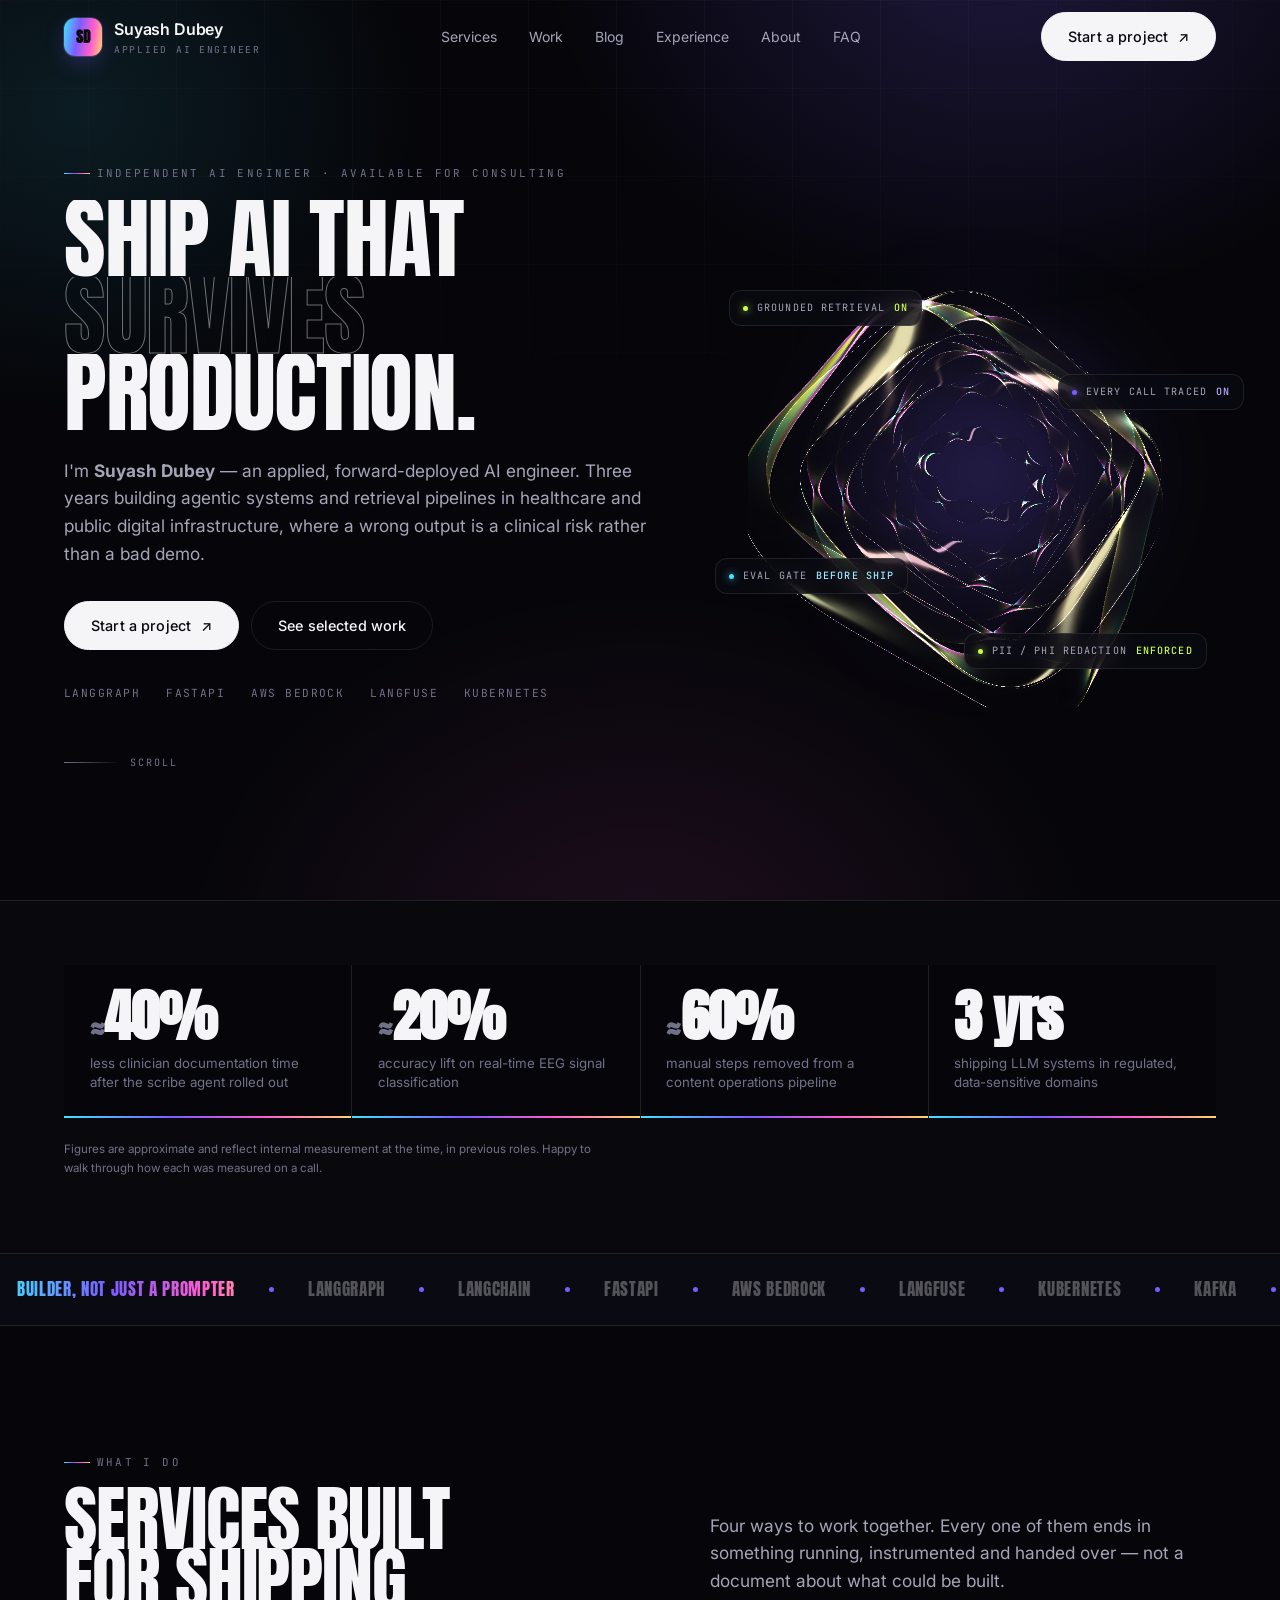
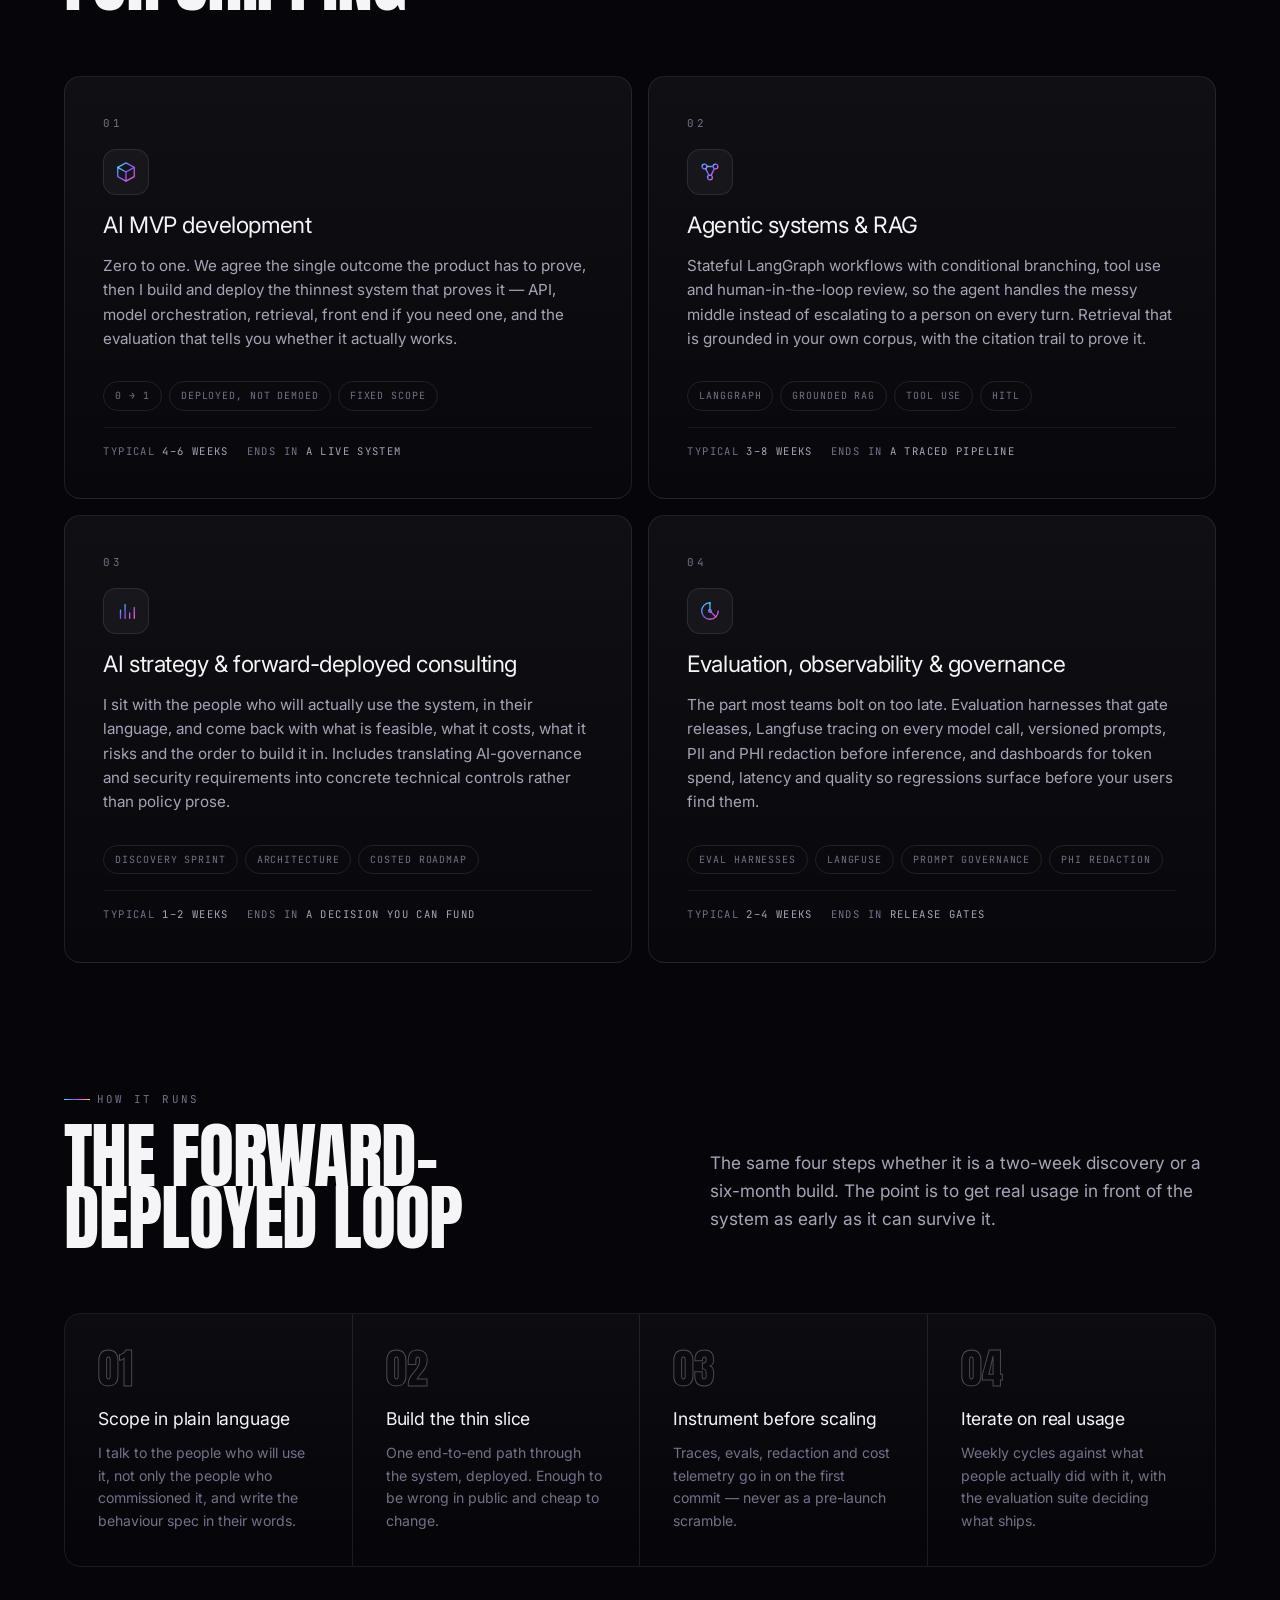
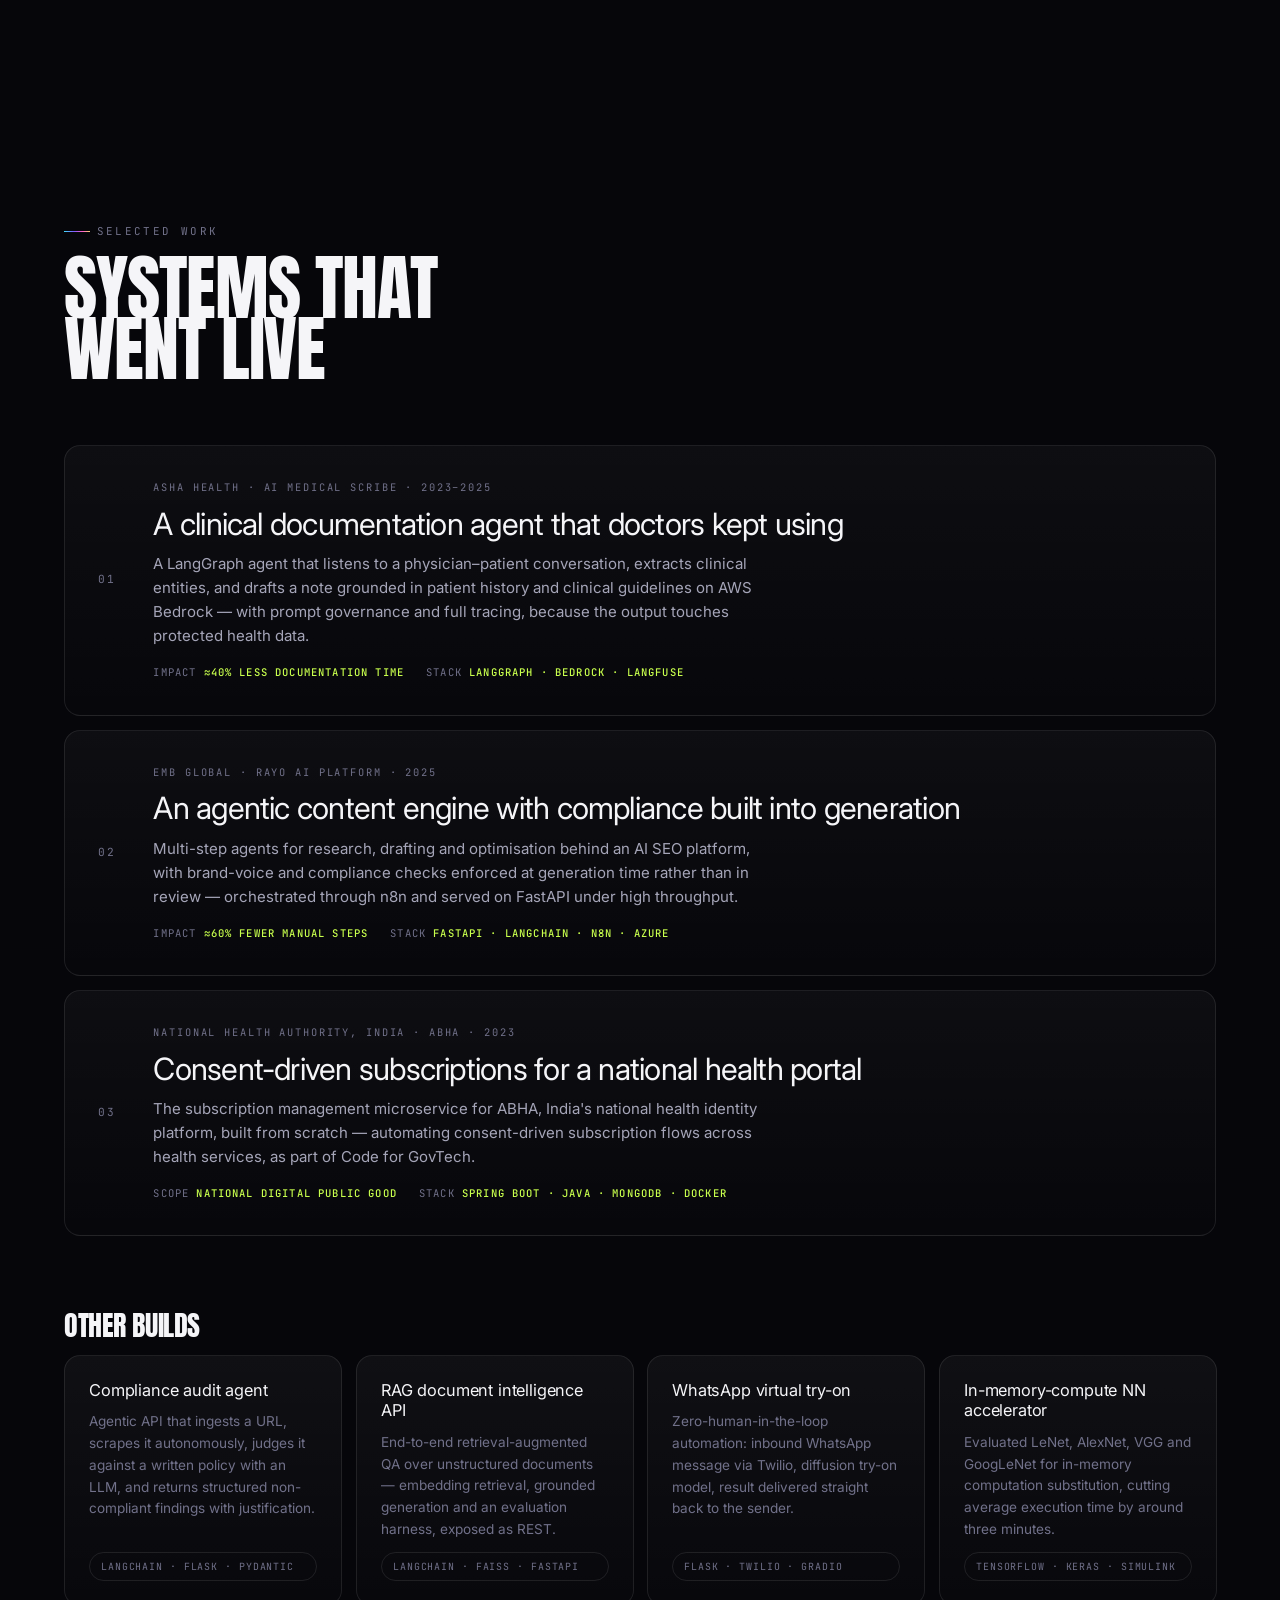
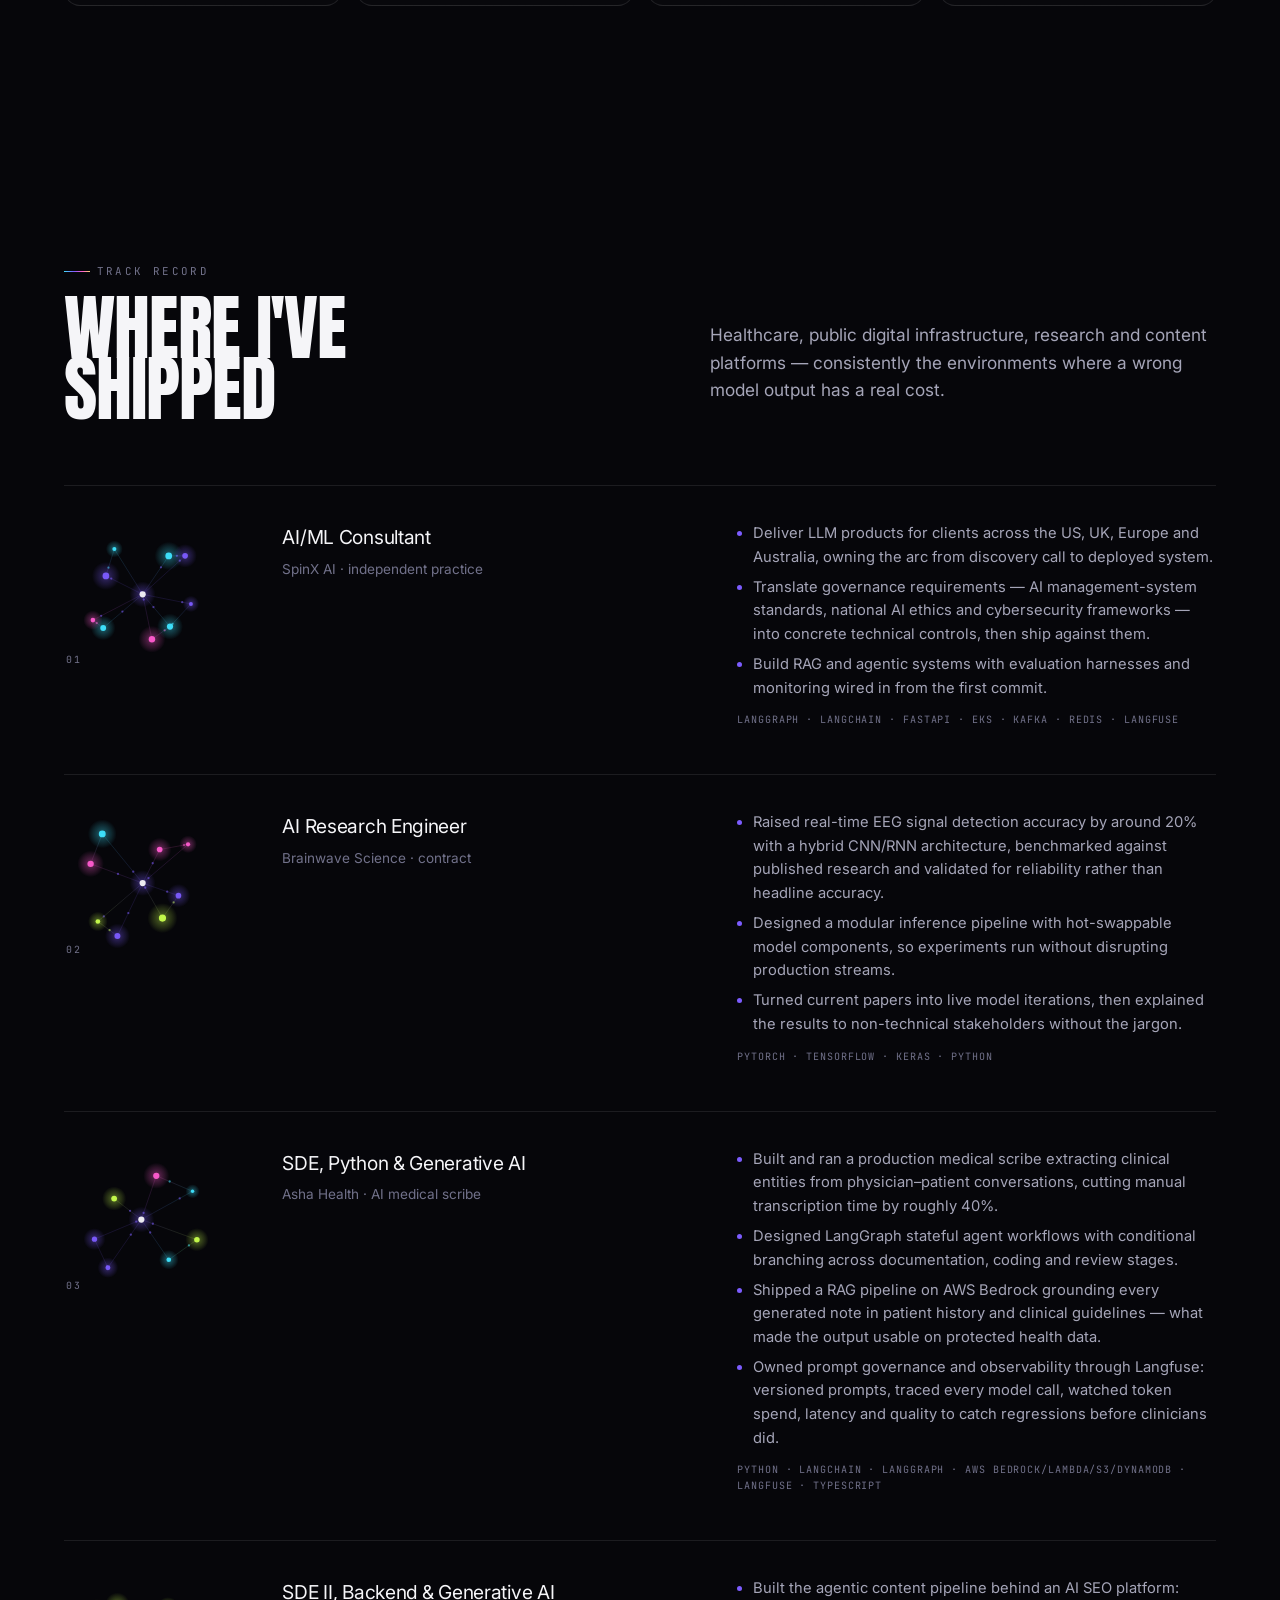
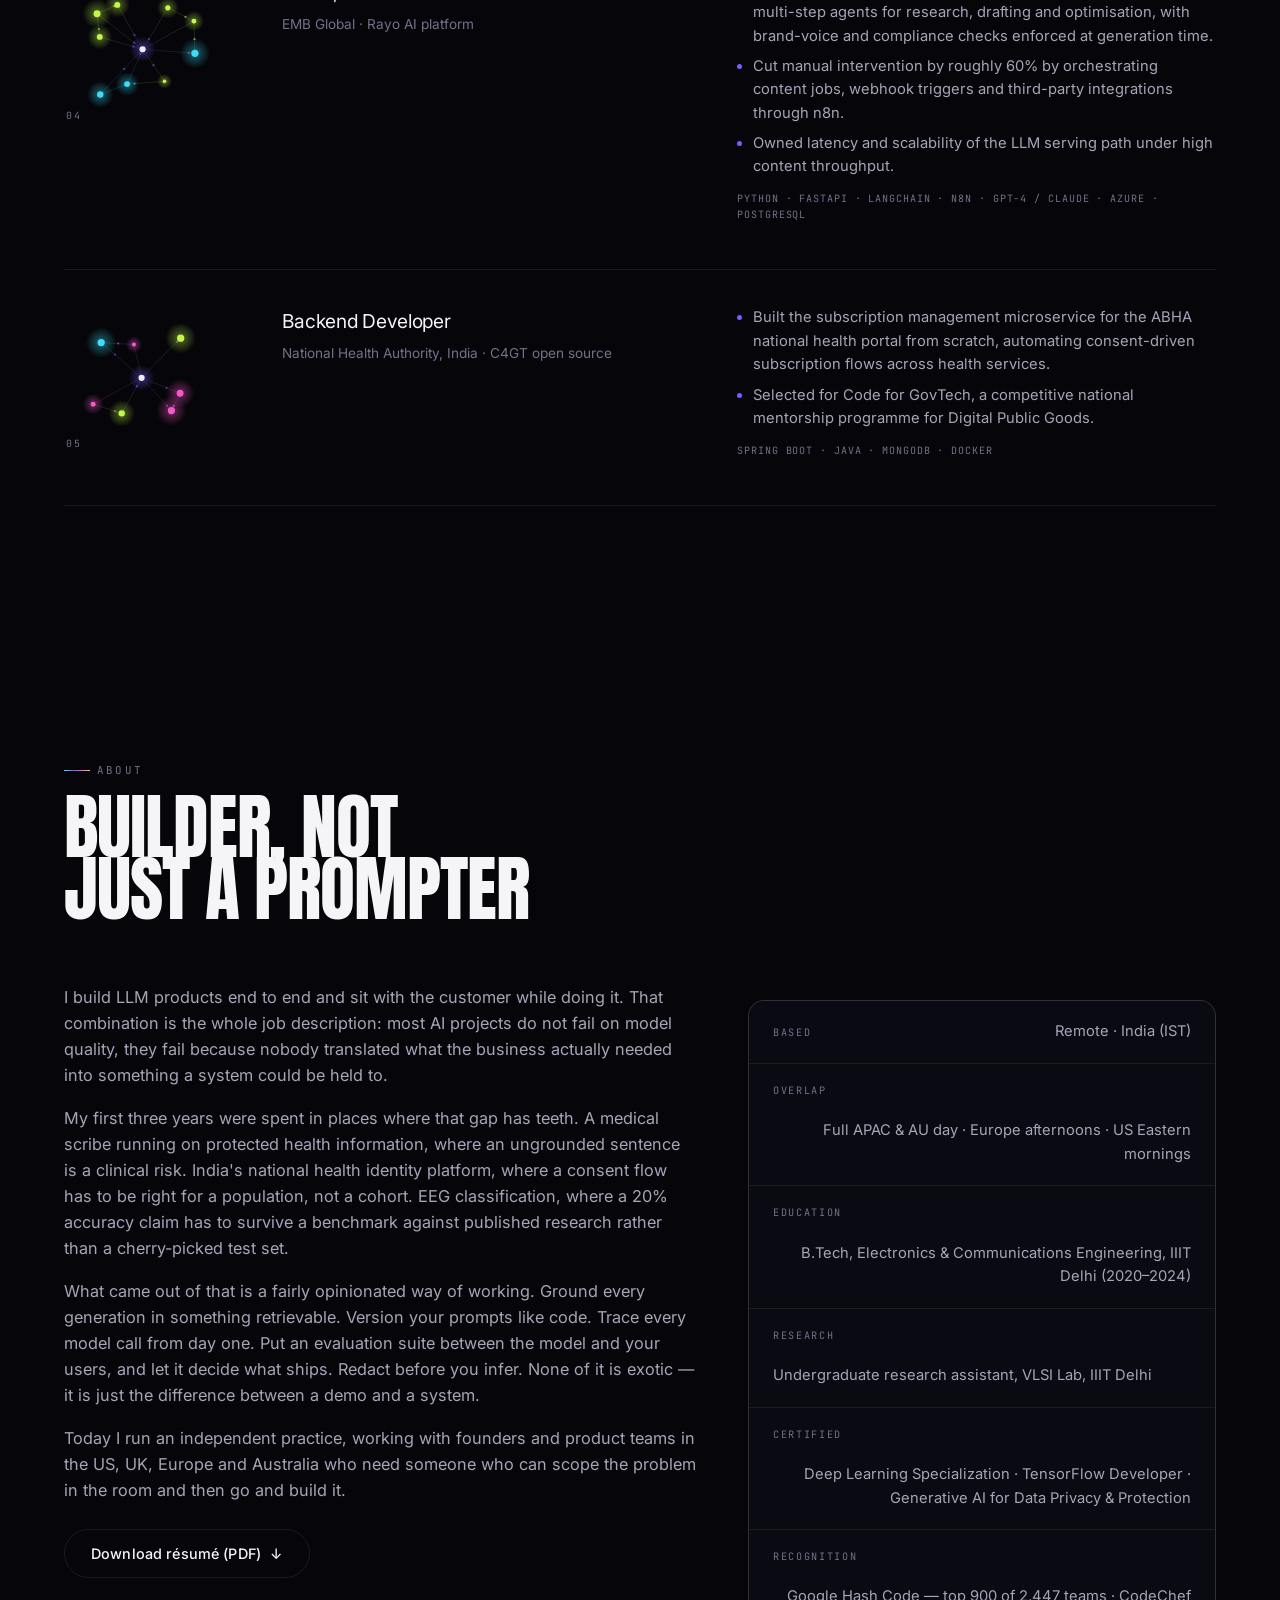
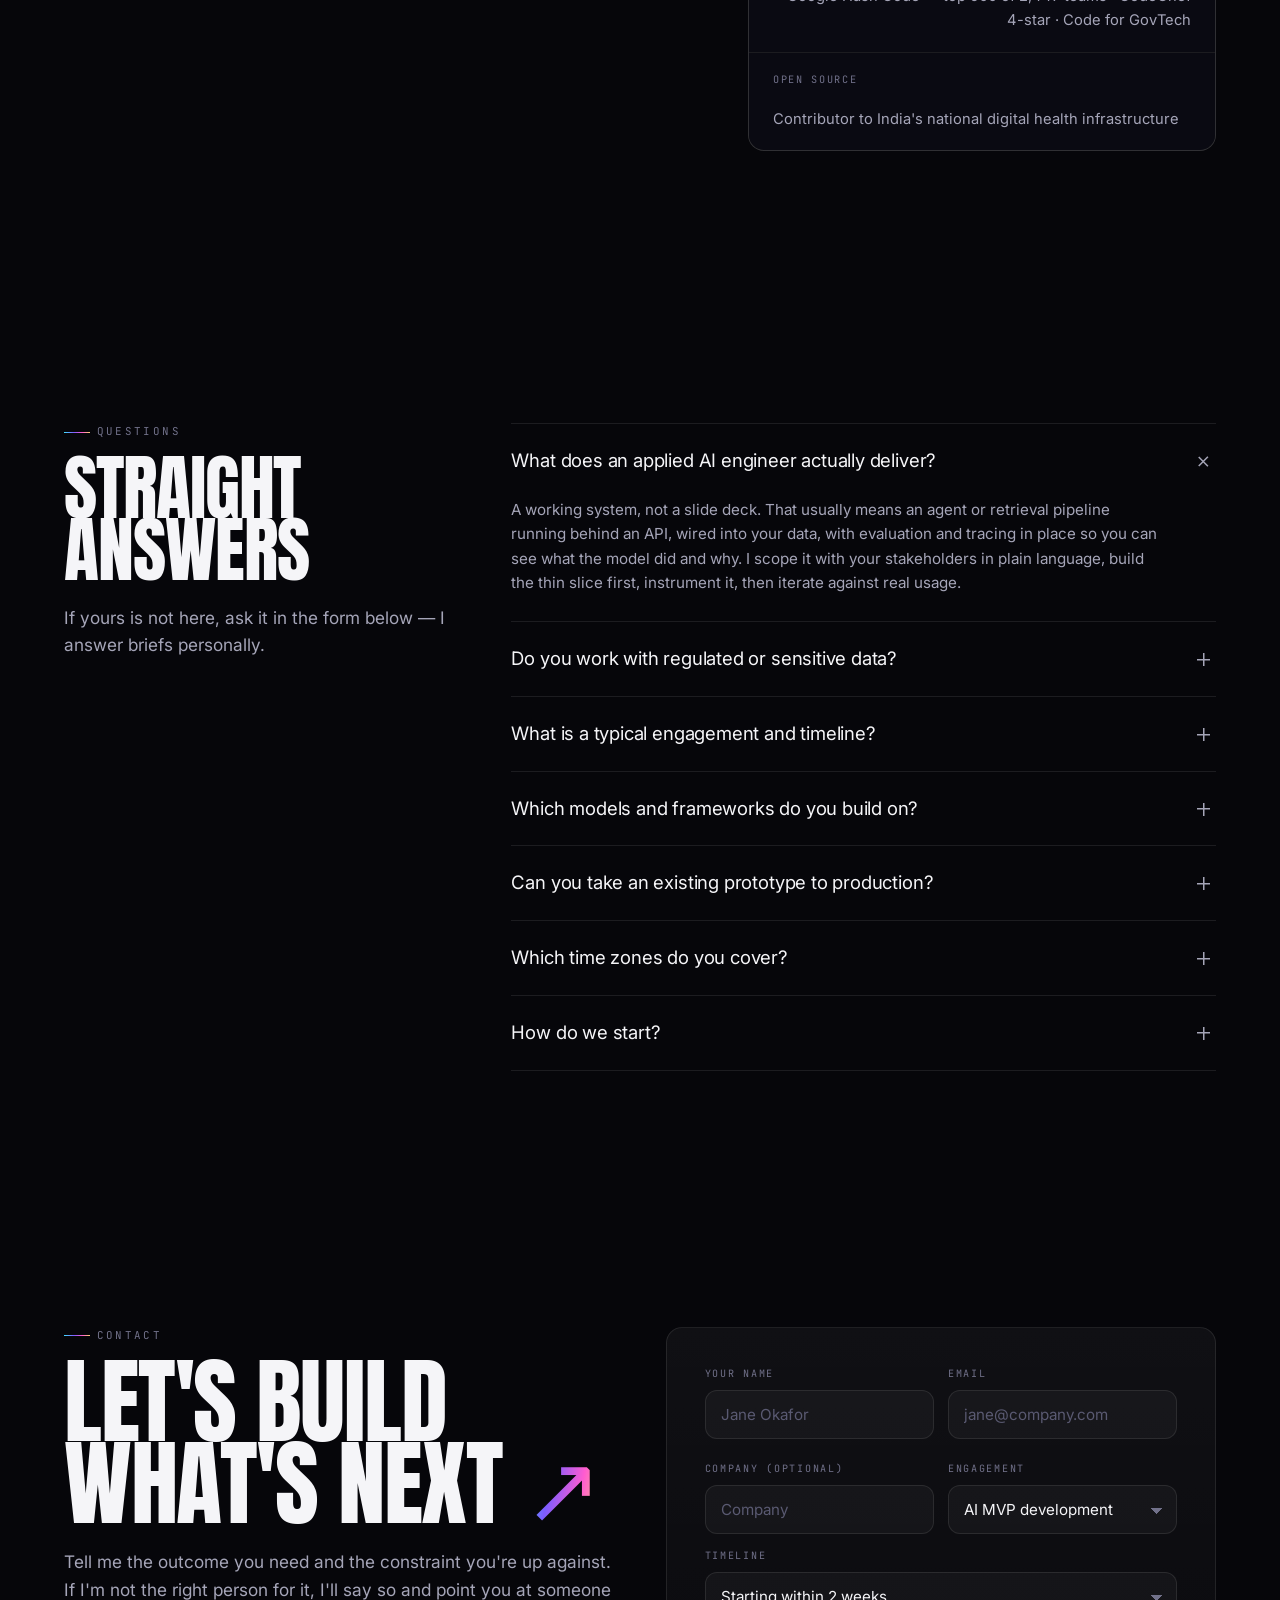
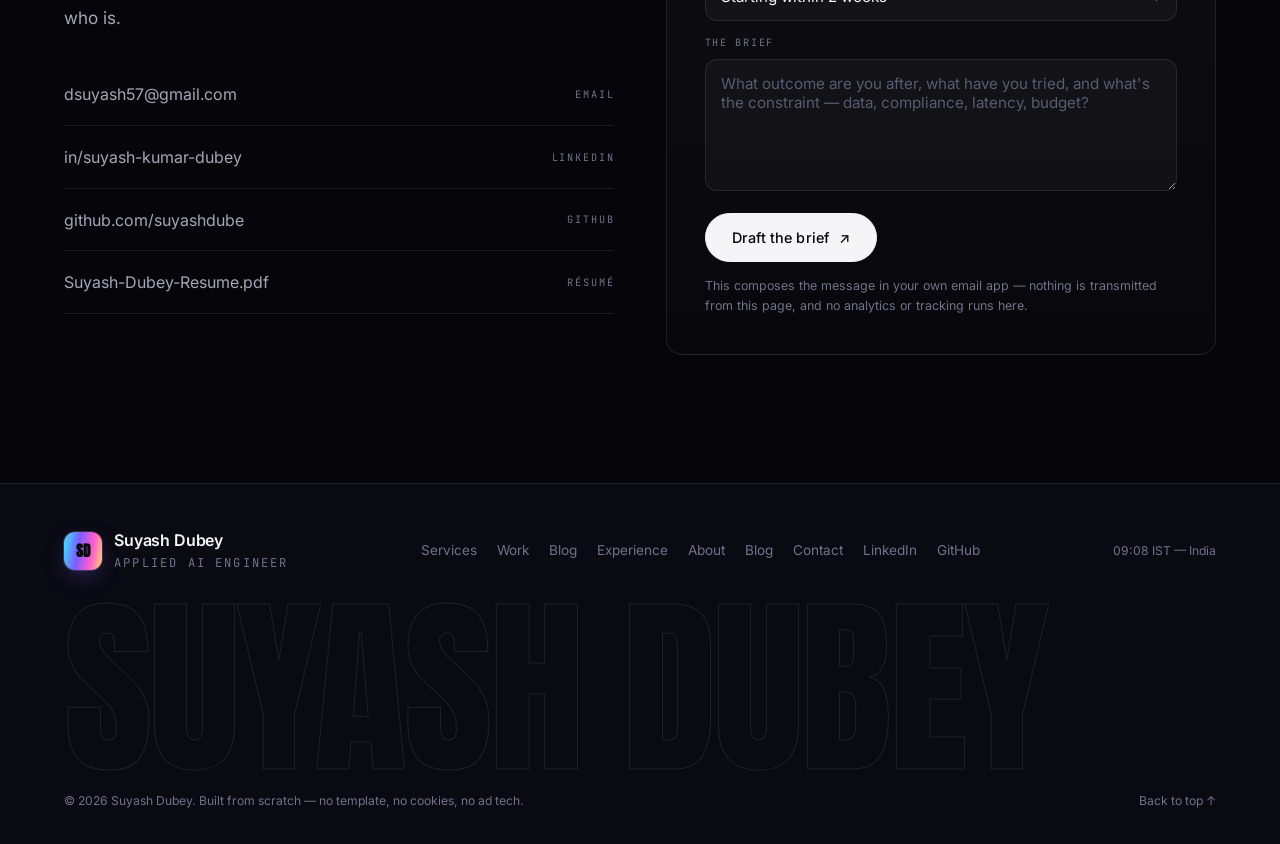
<file: index.html>
<!doctype html>
<html lang="en">
<head>
<meta charset="utf-8">
<script>document.documentElement.classList.add('js')</script>
<meta name="viewport" content="width=device-width, initial-scale=1, viewport-fit=cover">
<title>Suyash Dubey — Applied AI Engineer &amp; AI Consultant</title>
<meta name="description" content="Applied AI engineer and independent consultant. I build agentic systems, RAG pipelines and AI MVPs that survive production — LangGraph, FastAPI, AWS Bedrock.">
<link rel="canonical" href="https://suyashdubey.com/">
<meta name="author" content="Suyash Dubey">
<meta name="robots" content="index, follow, max-image-preview:large, max-snippet:-1">
<meta name="theme-color" content="#06060a">

<meta property="og:type" content="website">
<meta property="og:site_name" content="Suyash Dubey">
<meta property="og:title" content="Suyash Dubey — Applied AI Engineer &amp; AI Consultant">
<meta property="og:description" content="I build agentic systems, RAG pipelines and AI MVPs that survive production. Three years shipping LLM systems in healthcare and public digital infrastructure.">
<meta property="og:url" content="https://suyashdubey.com/">
<meta property="og:image" content="https://suyashdubey.com/assets/img/og.png">
<meta property="og:image:width" content="1200">
<meta property="og:image:height" content="630">
<meta property="og:locale" content="en_US">
<meta name="twitter:card" content="summary_large_image">
<meta name="twitter:title" content="Suyash Dubey — Applied AI Engineer &amp; AI Consultant">
<meta name="twitter:description" content="Agentic systems, RAG pipelines and AI MVPs that survive production. LangGraph · FastAPI · AWS Bedrock · Langfuse.">
<meta name="twitter:image" content="https://suyashdubey.com/assets/img/og.png">

<link rel="icon" href="/assets/img/favicon.svg" type="image/svg+xml">
<link rel="alternate" type="application/rss+xml" title="Suyash Dubey — blog" href="https://suyashdubey.com/blog/rss.xml">
<link rel="apple-touch-icon" href="/assets/img/favicon.svg">
<link rel="preconnect" href="https://fonts.googleapis.com">
<link rel="preconnect" href="https://fonts.gstatic.com" crossorigin>
<link href="https://fonts.googleapis.com/css2?family=Anton&family=Inter:wght@400;500;600&family=JetBrains+Mono:wght@400;500&display=swap" rel="stylesheet">
<link rel="stylesheet" href="/assets/css/styles.css">

<script type="application/ld+json">
{
  "@context": "https://schema.org",
  "@graph": [
    {
      "@type": "Person",
      "@id": "https://suyashdubey.com/#person",
      "name": "Suyash Dubey",
      "alternateName": "Suyash Kumar Dubey",
      "givenName": "Suyash",
      "familyName": "Dubey",
      "jobTitle": "Applied / Forward-Deployed AI Engineer",
      "description": "Applied AI engineer and independent consultant building agentic systems, RAG pipelines and production LLM products.",
      "email": "mailto:dsuyash57@gmail.com",
      "url": "https://suyashdubey.com/",
      "image": "https://suyashdubey.com/assets/img/og.png",
      "sameAs": [
        "https://www.linkedin.com/in/suyash-kumar-dubey-410533211",
        "https://github.com/suyashdube"
      ],
      "alumniOf": {
        "@type": "CollegeOrUniversity",
        "name": "Indraprastha Institute of Information Technology, Delhi (IIIT Delhi)"
      },
      "knowsAbout": [
        "Large language models","AI agents","LangGraph","LangChain","Retrieval-augmented generation",
        "LLM evaluation","LLM observability","AWS Bedrock","FastAPI","Kubernetes","Prompt engineering",
        "AI governance","Healthcare AI"
      ],
      "worksFor": { "@type": "Organization", "name": "SpinX AI" },
      "address": { "@type": "PostalAddress", "addressCountry": "IN" }
    },
    {
      "@type": "WebSite",
      "@id": "https://suyashdubey.com/#website",
      "url": "https://suyashdubey.com/",
      "name": "Suyash Dubey — Applied AI Engineer",
      "inLanguage": "en",
      "publisher": { "@id": "https://suyashdubey.com/#person" }
    },
    {
      "@type": "ProfilePage",
      "@id": "https://suyashdubey.com/#profilepage",
      "url": "https://suyashdubey.com/",
      "name": "Suyash Dubey — Applied AI Engineer & AI Consultant",
      "dateModified": "2026-09-13",
      "isPartOf": { "@id": "https://suyashdubey.com/#website" },
      "mainEntity": { "@id": "https://suyashdubey.com/#person" }
    },
    {
      "@type": "ProfessionalService",
      "@id": "https://suyashdubey.com/#practice",
      "name": "Suyash Dubey — AI engineering practice",
      "description": "Independent AI engineering and consulting: AI MVP development, agentic systems and RAG, AI strategy, and LLM evaluation, observability and governance.",
      "url": "https://suyashdubey.com/#services",
      "email": "mailto:dsuyash57@gmail.com",
      "founder": { "@id": "https://suyashdubey.com/#person" },
      "areaServed": ["US","GB","EU","AU","IN","AE"],
      "availableLanguage": "en",
      "hasOfferCatalog": {
        "@type": "OfferCatalog",
        "name": "AI engineering services",
        "itemListElement": [
          { "@type": "Offer", "itemOffered": { "@type": "Service", "name": "AI MVP development", "serviceType": "AI product development", "description": "Scope, build and ship a working AI product — typically a 4 to 6 week zero-to-one engagement ending in a deployed system." } },
          { "@type": "Offer", "itemOffered": { "@type": "Service", "name": "Agentic systems and RAG engineering", "serviceType": "AI systems engineering", "description": "LangGraph state machines, tool use, human-in-the-loop review and retrieval pipelines grounded in your own data." } },
          { "@type": "Offer", "itemOffered": { "@type": "Service", "name": "AI strategy and forward-deployed consulting", "serviceType": "AI consulting", "description": "Discovery with the people who will use the system, feasibility assessment, architecture and a sequenced roadmap." } },
          { "@type": "Offer", "itemOffered": { "@type": "Service", "name": "LLM evaluation, observability and governance", "serviceType": "AI assurance", "description": "Evaluation harnesses, tracing, prompt versioning, PII and PHI redaction, and governance requirements translated into technical controls." } }
        ]
      }
    },
    {
      "@type": "FAQPage",
      "@id": "https://suyashdubey.com/#faq",
      "isPartOf": { "@id": "https://suyashdubey.com/#website" },
      "mainEntity": [
        { "@type": "Question", "name": "What does an applied AI engineer actually deliver?",
          "acceptedAnswer": { "@type": "Answer", "text": "A working system, not a slide deck. That usually means an agent or retrieval pipeline running behind an API, wired into your data, with evaluation and tracing in place so you can see what the model did and why. I scope it with your stakeholders in plain language, build the thin slice first, instrument it, then iterate against real usage." } },
        { "@type": "Question", "name": "Do you work with regulated or sensitive data?",
          "acceptedAnswer": { "@type": "Answer", "text": "Yes. I spent two years on a production medical scribe operating on protected health information, and contributed to India's national digital health infrastructure through Code for GovTech. In practice that means grounding every generated output in a retrievable source, redacting PII and PHI before it reaches a model, versioning prompts, tracing every call, and agreeing the regulatory and security constraints in writing at the start of the engagement." } },
        { "@type": "Question", "name": "What is a typical engagement and timeline?",
          "acceptedAnswer": { "@type": "Answer", "text": "Three shapes. A one to two week discovery sprint that ends in an architecture and a costed roadmap. A four to six week MVP build that ends in a deployed system your users can touch. Or an ongoing fractional engagement, typically two to three days a week, embedded with your team." } },
        { "@type": "Question", "name": "Which models and frameworks do you build on?",
          "acceptedAnswer": { "@type": "Answer", "text": "LangGraph and LangChain for orchestration, FastAPI for serving, AWS Bedrock or a direct provider API for inference, FAISS or Chroma for retrieval, and Langfuse for tracing and evaluation. I stay provider-neutral — Anthropic, OpenAI and open-weight models all have a place, and the choice should follow the evaluation results rather than the other way round." } },
        { "@type": "Question", "name": "Can you take an existing prototype to production?",
          "acceptedAnswer": { "@type": "Answer", "text": "That is most of the work I get asked for. The usual gaps are the same: no evaluation harness, no tracing, prompts that live in application code, retrieval that is not grounded, and no plan for cost or latency under load. I close those gaps and put the serving path on infrastructure that can carry it — Kubernetes, Kafka and Redis when the load genuinely demands them." } },
        { "@type": "Question", "name": "Which time zones do you cover?",
          "acceptedAnswer": { "@type": "Answer", "text": "I work remotely from India on IST. That gives a full overlap with the APAC and Australian working day, a comfortable overlap with Europe, and US Eastern mornings. Clients in the US, UK, Europe and Australia have all worked in that rhythm." } },
        { "@type": "Question", "name": "How do we start?",
          "acceptedAnswer": { "@type": "Answer", "text": "Send a short brief through the form on this page or email dsuyash57@gmail.com. If it looks like a fit, we take a 30 minute call to pressure-test the problem, and I come back with a proposed scope, a timeline and a fixed price for the first phase." } }
      ]
    }
  ]
}
</script>
</head>
<body>
<a class="skip" href="#main">Skip to content</a>
<div class="progress" aria-hidden="true"></div>

<svg width="0" height="0" style="position:absolute" aria-hidden="true" focusable="false">
  <defs>
    <linearGradient id="irisStroke" x1="0" y1="0" x2="1" y2="1">
      <stop offset="0%" stop-color="#3fe4ff"/><stop offset="45%" stop-color="#7c5cff"/><stop offset="100%" stop-color="#ff5cd0"/>
    </linearGradient>
  </defs>
</svg>

<header class="nav">
  <div class="wrap nav__in">
    <a class="brand" href="/" aria-label="Suyash Dubey — home">
      <span class="mono-badge" aria-hidden="true">SD</span>
      <span>Suyash Dubey<small>Applied AI Engineer</small></span>
    </a>
    <nav class="nav__links" aria-label="Primary">
      <a href="#services">Services</a>
      <a href="#work">Work</a>
      <a href="/blog/">Blog</a>
      <a href="#experience">Experience</a>
      <a href="#about">About</a>
      <a href="#faq">FAQ</a>
    </nav>
    <div class="nav__cta">
      <span class="clock"><i aria-hidden="true"></i><span data-clock>India (IST)</span></span>
      <a class="btn btn--solid" href="#contact"><span>Start a project</span><span class="arw" aria-hidden="true">↗</span></a>
      <button class="nav__toggle" type="button" aria-label="Menu" aria-expanded="false" aria-controls="primary-nav">
        <span></span><span></span><span></span>
      </button>
    </div>
  </div>
</header>

<main id="main">

<!-- ============================ HERO ============================ -->
<section class="hero">
  <div class="wrap hero__grid">
    <div class="hero__copy">
      <p class="eyebrow">Independent AI engineer · Available for consulting</p>
      <h1 class="display">
        <span class="ln"><i>Ship AI that</i></span>
        <span class="ln"><i class="dim">survives</i></span>
        <span class="ln"><i>production.</i></span>
      </h1>
      <p class="lead hero__sub">
        I'm <strong>Suyash Dubey</strong> — an applied, forward-deployed AI engineer. Three years
        building agentic systems and retrieval pipelines in healthcare and public digital
        infrastructure, where a wrong output is a clinical risk rather than a bad demo.
      </p>
      <div class="btn-row">
        <a class="btn btn--solid" href="#contact"><span>Start a project</span><span class="arw" aria-hidden="true">↗</span></a>
        <a class="btn btn--ghost" href="#work"><span>See selected work</span></a>
      </div>
      <p class="hero__meta">
        <span>LangGraph</span><span>FastAPI</span><span>AWS Bedrock</span><span>Langfuse</span><span>Kubernetes</span>
      </p>
      <p class="cue" aria-hidden="true"><s></s> Scroll</p>
    </div>

    <div class="stage" data-prism data-mode="loading">
      <canvas aria-hidden="true"></canvas>
      <svg class="fallback" viewBox="0 0 600 600" role="img" aria-label="Abstract iridescent form of nested rotating rings, representing layered AI systems.">
        <defs>
          <linearGradient id="fg1" x1="0" y1="0" x2="1" y2="1">
            <stop offset="0%" stop-color="#3fe4ff"/><stop offset="50%" stop-color="#7c5cff"/><stop offset="100%" stop-color="#ff5cd0"/>
          </linearGradient>
          <linearGradient id="fg2" x1="1" y1="0" x2="0" y2="1">
            <stop offset="0%" stop-color="#ffd36e"/><stop offset="55%" stop-color="#ff5cd0"/><stop offset="100%" stop-color="#7c5cff"/>
          </linearGradient>
          <radialGradient id="fgGlow" cx="50%" cy="50%" r="50%">
            <stop offset="0%" stop-color="#7c5cff" stop-opacity=".45"/><stop offset="100%" stop-color="#7c5cff" stop-opacity="0"/>
          </radialGradient>
        </defs>
        <circle cx="300" cy="300" r="240" fill="url(#fgGlow)"/>
        <g fill="none" stroke-linecap="round">
          <g data-spin="1"><rect x="80" y="80" width="440" height="440" rx="150" stroke="url(#fg1)" stroke-width="10" opacity=".95"/></g>
          <g data-spin="-1.25"><rect x="112" y="112" width="376" height="376" rx="128" stroke="url(#fg2)" stroke-width="9" opacity=".9"/></g>
          <g data-spin="1.6"><rect x="146" y="146" width="308" height="308" rx="105" stroke="url(#fg1)" stroke-width="8" opacity=".85"/></g>
          <g data-spin="-2"><rect x="180" y="180" width="240" height="240" rx="82" stroke="url(#fg2)" stroke-width="7" opacity=".8"/></g>
          <g data-spin="2.5"><rect x="212" y="212" width="176" height="176" rx="60" stroke="url(#fg1)" stroke-width="6" opacity=".75"/></g>
          <g data-spin="-3.1"><rect x="244" y="244" width="112" height="112" rx="38" stroke="url(#fg2)" stroke-width="5" opacity=".7"/></g>
        </g>
      </svg>

      <span class="chip float">Grounded retrieval <b>on</b></span>
      <span class="chip chip--v float">Every call traced <b>on</b></span>
      <span class="chip chip--c float">Eval gate <b>before ship</b></span>
      <span class="chip float">PII / PHI redaction <b>enforced</b></span>
    </div>
  </div>
</section>

<!-- ============================ METRICS ============================ -->
<section class="metrics" style="padding-block:0" aria-label="Selected outcomes">
  <div class="wrap">
    <div class="metrics__grid">
      <div class="metric rv">
        <b><em>≈</em><span data-count="40" data-suffix="%">0%</span></b>
        <p>less clinician documentation time after the scribe agent rolled out</p>
      </div>
      <div class="metric rv rv-d1">
        <b><em>≈</em><span data-count="20" data-suffix="%">0%</span></b>
        <p>accuracy lift on real-time EEG signal classification</p>
      </div>
      <div class="metric rv rv-d2">
        <b><em>≈</em><span data-count="60" data-suffix="%">0%</span></b>
        <p>manual steps removed from a content operations pipeline</p>
      </div>
      <div class="metric rv rv-d3">
        <b><span data-count="3" data-suffix="">0</span> yrs</b>
        <p>shipping LLM systems in regulated, data-sensitive domains</p>
      </div>
    </div>
    <p class="footnote">Figures are approximate and reflect internal measurement at the time, in previous roles. Happy to walk through how each was measured on a call.</p>
  </div>
</section>

<!-- ============================ MARQUEE ============================ -->
<div class="marquee" aria-hidden="true">
  <div class="marquee__track">
    <span class="hi">Builder, not just a prompter</span><span>LangGraph</span><span>LangChain</span><span>FastAPI</span>
    <span>AWS Bedrock</span><span>Langfuse</span><span>Kubernetes</span><span>Kafka</span><span>PyTorch</span>
    <span>Terraform</span><span>Redis</span><span>PostgreSQL</span><span>n8n</span><span>CrewAI</span><span>FAISS</span>
  </div>
</div>

<!-- ============================ SERVICES ============================ -->
<section id="services" aria-labelledby="services-h">
  <div class="wrap">
    <div class="sec-head">
      <div>
        <p class="eyebrow rv">What I do</p>
        <h2 class="display rv rv-d1" id="services-h">Services built<br>for shipping</h2>
      </div>
      <p class="lead rv rv-d2">Four ways to work together. Every one of them ends in something running, instrumented and handed over — not a document about what could be built.</p>
    </div>

    <div class="svc">
      <article class="card card--tilt svc__item rv">
        <span class="svc__n">01</span>
        <span class="svc__ico" aria-hidden="true"><svg viewBox="0 0 24 24"><path d="M12 2 3 7v10l9 5 9-5V7z"/><path d="M12 22V12M3 7l9 5 9-5"/></svg></span>
        <h3>AI MVP development</h3>
        <p>Zero to one. We agree the single outcome the product has to prove, then I build and deploy the thinnest system that proves it — API, model orchestration, retrieval, front end if you need one, and the evaluation that tells you whether it actually works.</p>
        <div class="tags"><span class="tag">0 → 1</span><span class="tag">Deployed, not demoed</span><span class="tag">Fixed scope</span></div>
        <div class="svc__meta"><span>Typical <b>4–6 weeks</b></span><span>Ends in <b>a live system</b></span></div>
      </article>

      <article class="card card--tilt svc__item rv rv-d1">
        <span class="svc__n">02</span>
        <span class="svc__ico" aria-hidden="true"><svg viewBox="0 0 24 24"><circle cx="6" cy="6" r="2.6"/><circle cx="18" cy="6" r="2.6"/><circle cx="12" cy="18" r="2.6"/><path d="M8.6 6h6.8M7.3 8.3 10.8 15.7M16.7 8.3 13.2 15.7"/></svg></span>
        <h3>Agentic systems &amp; RAG</h3>
        <p>Stateful LangGraph workflows with conditional branching, tool use and human-in-the-loop review, so the agent handles the messy middle instead of escalating to a person on every turn. Retrieval that is grounded in your own corpus, with the citation trail to prove it.</p>
        <div class="tags"><span class="tag">LangGraph</span><span class="tag">Grounded RAG</span><span class="tag">Tool use</span><span class="tag">HITL</span></div>
        <div class="svc__meta"><span>Typical <b>3–8 weeks</b></span><span>Ends in <b>a traced pipeline</b></span></div>
      </article>

      <article class="card card--tilt svc__item rv rv-d2">
        <span class="svc__n">03</span>
        <span class="svc__ico" aria-hidden="true"><svg viewBox="0 0 24 24"><path d="M3 20h18"/><path d="M6 20V11M11 20V5M16 20v-6M21 20V8"/></svg></span>
        <h3>AI strategy &amp; forward-deployed consulting</h3>
        <p>I sit with the people who will actually use the system, in their language, and come back with what is feasible, what it costs, what it risks and the order to build it in. Includes translating AI-governance and security requirements into concrete technical controls rather than policy prose.</p>
        <div class="tags"><span class="tag">Discovery sprint</span><span class="tag">Architecture</span><span class="tag">Costed roadmap</span></div>
        <div class="svc__meta"><span>Typical <b>1–2 weeks</b></span><span>Ends in <b>a decision you can fund</b></span></div>
      </article>

      <article class="card card--tilt svc__item rv rv-d3">
        <span class="svc__n">04</span>
        <span class="svc__ico" aria-hidden="true"><svg viewBox="0 0 24 24"><path d="M12 3a9 9 0 1 0 9 9"/><path d="M12 3v9l6.4 6.4"/><circle cx="12" cy="12" r="1.4"/></svg></span>
        <h3>Evaluation, observability &amp; governance</h3>
        <p>The part most teams bolt on too late. Evaluation harnesses that gate releases, Langfuse tracing on every model call, versioned prompts, PII and PHI redaction before inference, and dashboards for token spend, latency and quality so regressions surface before your users find them.</p>
        <div class="tags"><span class="tag">Eval harnesses</span><span class="tag">Langfuse</span><span class="tag">Prompt governance</span><span class="tag">PHI redaction</span></div>
        <div class="svc__meta"><span>Typical <b>2–4 weeks</b></span><span>Ends in <b>release gates</b></span></div>
      </article>
    </div>
  </div>
</section>

<!-- ============================ PROCESS ============================ -->
<section aria-labelledby="process-h" style="padding-top:0">
  <div class="wrap">
    <div class="sec-head">
      <div>
        <p class="eyebrow rv">How it runs</p>
        <h2 class="display rv rv-d1" id="process-h">The forward-<br>deployed loop</h2>
      </div>
      <p class="lead rv rv-d2">The same four steps whether it is a two-week discovery or a six-month build. The point is to get real usage in front of the system as early as it can survive it.</p>
    </div>
    <div class="process rv">
      <div class="step"><div class="step__n">01</div><h3>Scope in plain language</h3><p>I talk to the people who will use it, not only the people who commissioned it, and write the behaviour spec in their words.</p></div>
      <div class="step"><div class="step__n">02</div><h3>Build the thin slice</h3><p>One end-to-end path through the system, deployed. Enough to be wrong in public and cheap to change.</p></div>
      <div class="step"><div class="step__n">03</div><h3>Instrument before scaling</h3><p>Traces, evals, redaction and cost telemetry go in on the first commit — never as a pre-launch scramble.</p></div>
      <div class="step"><div class="step__n">04</div><h3>Iterate on real usage</h3><p>Weekly cycles against what people actually did with it, with the evaluation suite deciding what ships.</p></div>
    </div>
  </div>
</section>

<!-- ============================ WORK ============================ -->
<section id="work" aria-labelledby="work-h">
  <div class="wrap">
    <div class="sec-head">
      <div>
        <p class="eyebrow rv">Selected work</p>
        <h2 class="display rv rv-d1" id="work-h">Systems that<br>went live</h2>
      </div>
    </div>

    <div class="work">
      <a class="work__row rv" href="/work/clinical-documentation-agent.html">
        <span class="work__idx">01</span>
        <span class="work__body">
          <span class="org">Asha Health · AI medical scribe · 2023–2025</span>
          <h3>A clinical documentation agent that doctors kept using</h3>
          <p>A LangGraph agent that listens to a physician–patient conversation, extracts clinical entities, and drafts a note grounded in patient history and clinical guidelines on AWS Bedrock — with prompt governance and full tracing, because the output touches protected health data.</p>
          <span class="work__stat"><span>Impact <b>≈40% less documentation time</b></span><span>Stack <b>LangGraph · Bedrock · Langfuse</b></span></span>
        </span>
      </a>

      <a class="work__row rv rv-d1" href="/work/agentic-content-engine.html">
        <span class="work__idx">02</span>
        <span class="work__body">
          <span class="org">EMB Global · Rayo AI platform · 2025</span>
          <h3>An agentic content engine with compliance built into generation</h3>
          <p>Multi-step agents for research, drafting and optimisation behind an AI SEO platform, with brand-voice and compliance checks enforced at generation time rather than in review — orchestrated through n8n and served on FastAPI under high throughput.</p>
          <span class="work__stat"><span>Impact <b>≈60% fewer manual steps</b></span><span>Stack <b>FastAPI · LangChain · n8n · Azure</b></span></span>
        </span>
      </a>

      <a class="work__row rv rv-d2" href="/work/national-health-subscription-service.html">
        <span class="work__idx">03</span>
        <span class="work__body">
          <span class="org">National Health Authority, India · ABHA · 2023</span>
          <h3>Consent-driven subscriptions for a national health portal</h3>
          <p>The subscription management microservice for ABHA, India's national health identity platform, built from scratch — automating consent-driven subscription flows across health services, as part of Code for GovTech.</p>
          <span class="work__stat"><span>Scope <b>National digital public good</b></span><span>Stack <b>Spring Boot · Java · MongoDB · Docker</b></span></span>
        </span>
      </a>
    </div>

    <h3 class="display rv" style="margin-top:clamp(48px,6vw,88px);font-size:clamp(1.4rem,2.2vw,2rem)">Other builds</h3>
    <div class="builds">
      <article class="card card--tilt build rv"><h4>Compliance audit agent</h4><p>Agentic API that ingests a URL, scrapes it autonomously, judges it against a written policy with an LLM, and returns structured non-compliant findings with justification.</p><span class="tag">LangChain · Flask · Pydantic</span></article>
      <article class="card card--tilt build rv rv-d1"><h4>RAG document intelligence API</h4><p>End-to-end retrieval-augmented QA over unstructured documents — embedding retrieval, grounded generation and an evaluation harness, exposed as REST.</p><span class="tag">LangChain · FAISS · FastAPI</span></article>
      <article class="card card--tilt build rv rv-d2"><h4>WhatsApp virtual try-on</h4><p>Zero-human-in-the-loop automation: inbound WhatsApp message via Twilio, diffusion try-on model, result delivered straight back to the sender.</p><span class="tag">Flask · Twilio · Gradio</span></article>
      <article class="card card--tilt build rv rv-d3"><h4>In-memory-compute NN accelerator</h4><p>Evaluated LeNet, AlexNet, VGG and GoogLeNet for in-memory computation substitution, cutting average execution time by around three minutes.</p><span class="tag">TensorFlow · Keras · Simulink</span></article>
    </div>
  </div>
</section>

<!-- ============================ EXPERIENCE ============================ -->
<section id="experience" aria-labelledby="xp-h">
  <div class="wrap">
    <div class="sec-head">
      <div>
        <p class="eyebrow rv">Track record</p>
        <h2 class="display rv rv-d1" id="xp-h">Where I've<br>shipped</h2>
      </div>
      <p class="lead rv rv-d2">Healthcare, public digital infrastructure, research and content platforms — consistently the environments where a wrong model output has a real cost.</p>
    </div>

    <div class="xp rv">
      <article class="xp__row">
        <div class="xp__glyph"><canvas data-glyph="0" aria-hidden="true"></canvas><span class="xp__glyph-n" aria-hidden="true">01</span></div>
        <div class="xp__what"><h3>AI/ML Consultant</h3><span class="org">SpinX AI · independent practice</span></div>
        <div class="xp__desc">
          <ul>
            <li>Deliver LLM products for clients across the US, UK, Europe and Australia, owning the arc from discovery call to deployed system.</li>
            <li>Translate governance requirements — AI management-system standards, national AI ethics and cybersecurity frameworks — into concrete technical controls, then ship against them.</li>
            <li>Build RAG and agentic systems with evaluation harnesses and monitoring wired in from the first commit.</li>
          </ul>
          <p class="stackline">LangGraph · LangChain · FastAPI · EKS · Kafka · Redis · Langfuse</p>
        </div>
      </article>

      <article class="xp__row">
        <div class="xp__glyph"><canvas data-glyph="1" aria-hidden="true"></canvas><span class="xp__glyph-n" aria-hidden="true">02</span></div>
        <div class="xp__what"><h3>AI Research Engineer</h3><span class="org">Brainwave Science · contract</span></div>
        <div class="xp__desc">
          <ul>
            <li>Raised real-time EEG signal detection accuracy by around 20% with a hybrid CNN/RNN architecture, benchmarked against published research and validated for reliability rather than headline accuracy.</li>
            <li>Designed a modular inference pipeline with hot-swappable model components, so experiments run without disrupting production streams.</li>
            <li>Turned current papers into live model iterations, then explained the results to non-technical stakeholders without the jargon.</li>
          </ul>
          <p class="stackline">PyTorch · TensorFlow · Keras · Python</p>
        </div>
      </article>

      <article class="xp__row">
        <div class="xp__glyph"><canvas data-glyph="2" aria-hidden="true"></canvas><span class="xp__glyph-n" aria-hidden="true">03</span></div>
        <div class="xp__what"><h3>SDE, Python &amp; Generative AI</h3><span class="org">Asha Health · AI medical scribe</span></div>
        <div class="xp__desc">
          <ul>
            <li>Built and ran a production medical scribe extracting clinical entities from physician–patient conversations, cutting manual transcription time by roughly 40%.</li>
            <li>Designed LangGraph stateful agent workflows with conditional branching across documentation, coding and review stages.</li>
            <li>Shipped a RAG pipeline on AWS Bedrock grounding every generated note in patient history and clinical guidelines — what made the output usable on protected health data.</li>
            <li>Owned prompt governance and observability through Langfuse: versioned prompts, traced every model call, watched token spend, latency and quality to catch regressions before clinicians did.</li>
          </ul>
          <p class="stackline">Python · LangChain · LangGraph · AWS Bedrock/Lambda/S3/DynamoDB · Langfuse · TypeScript</p>
        </div>
      </article>

      <article class="xp__row">
        <div class="xp__glyph"><canvas data-glyph="3" aria-hidden="true"></canvas><span class="xp__glyph-n" aria-hidden="true">04</span></div>
        <div class="xp__what"><h3>SDE II, Backend &amp; Generative AI</h3><span class="org">EMB Global · Rayo AI platform</span></div>
        <div class="xp__desc">
          <ul>
            <li>Built the agentic content pipeline behind an AI SEO platform: multi-step agents for research, drafting and optimisation, with brand-voice and compliance checks enforced at generation time.</li>
            <li>Cut manual intervention by roughly 60% by orchestrating content jobs, webhook triggers and third-party integrations through n8n.</li>
            <li>Owned latency and scalability of the LLM serving path under high content throughput.</li>
          </ul>
          <p class="stackline">Python · FastAPI · LangChain · n8n · GPT-4 / Claude · Azure · PostgreSQL</p>
        </div>
      </article>

      <article class="xp__row">
        <div class="xp__glyph"><canvas data-glyph="4" aria-hidden="true"></canvas><span class="xp__glyph-n" aria-hidden="true">05</span></div>
        <div class="xp__what"><h3>Backend Developer</h3><span class="org">National Health Authority, India · C4GT open source</span></div>
        <div class="xp__desc">
          <ul>
            <li>Built the subscription management microservice for the ABHA national health portal from scratch, automating consent-driven subscription flows across health services.</li>
            <li>Selected for Code for GovTech, a competitive national mentorship programme for Digital Public Goods.</li>
          </ul>
          <p class="stackline">Spring Boot · Java · MongoDB · Docker</p>
        </div>
      </article>
    </div>
  </div>
</section>

<!-- ============================ ABOUT ============================ -->
<section id="about" aria-labelledby="about-h">
  <div class="wrap">
    <div class="sec-head">
      <div>
        <p class="eyebrow rv">About</p>
        <h2 class="display rv rv-d1" id="about-h">Builder, not<br>just a prompter</h2>
      </div>
    </div>
    <div class="about">
      <div class="rv">
        <p>I build LLM products end to end and sit with the customer while doing it. That combination is the whole job description: most AI projects do not fail on model quality, they fail because nobody translated what the business actually needed into something a system could be held to.</p>
        <p>My first three years were spent in places where that gap has teeth. A medical scribe running on protected health information, where an ungrounded sentence is a clinical risk. India's national health identity platform, where a consent flow has to be right for a population, not a cohort. EEG classification, where a 20% accuracy claim has to survive a benchmark against published research rather than a cherry-picked test set.</p>
        <p>What came out of that is a fairly opinionated way of working. Ground every generation in something retrievable. Version your prompts like code. Trace every model call from day one. Put an evaluation suite between the model and your users, and let it decide what ships. Redact before you infer. None of it is exotic — it is just the difference between a demo and a system.</p>
        <p>Today I run an independent practice, working with founders and product teams in the US, UK, Europe and Australia who need someone who can scope the problem in the room and then go and build it.</p>
        <div class="btn-row" style="margin-top:26px">
          <a class="btn btn--ghost" href="/resume/Suyash-Dubey-Resume.pdf" download><span>Download résumé (PDF)</span><span class="arw" aria-hidden="true">↓</span></a>
        </div>
      </div>
      <dl class="facts rv rv-d2">
        <div class="fact"><dt>Based</dt><dd>Remote · India (IST)</dd></div>
        <div class="fact"><dt>Overlap</dt><dd>Full APAC &amp; AU day · Europe afternoons · US Eastern mornings</dd></div>
        <div class="fact"><dt>Education</dt><dd>B.Tech, Electronics &amp; Communications Engineering, IIIT Delhi (2020–2024)</dd></div>
        <div class="fact"><dt>Research</dt><dd>Undergraduate research assistant, VLSI Lab, IIIT Delhi</dd></div>
        <div class="fact"><dt>Certified</dt><dd>Deep Learning Specialization · TensorFlow Developer · Generative AI for Data Privacy &amp; Protection</dd></div>
        <div class="fact"><dt>Recognition</dt><dd>Google Hash Code — top 900 of 2,447 teams · CodeChef 4-star · Code for GovTech</dd></div>
        <div class="fact"><dt>Open source</dt><dd>Contributor to India's national digital health infrastructure</dd></div>
      </dl>
    </div>
  </div>
</section>

<!-- ============================ FAQ ============================ -->
<section id="faq" aria-labelledby="faq-h">
  <div class="wrap">
    <div class="faq">
      <div>
        <p class="eyebrow rv">Questions</p>
        <h2 class="display rv rv-d1" id="faq-h">Straight<br>answers</h2>
        <p class="lead rv rv-d2" style="margin-top:22px">If yours is not here, ask it in the form below — I answer briefs personally.</p>
      </div>
      <div class="qa rv rv-d1">
        <details open>
          <summary>What does an applied AI engineer actually deliver?</summary>
          <div class="ans"><p>A working system, not a slide deck. That usually means an agent or retrieval pipeline running behind an API, wired into your data, with evaluation and tracing in place so you can see what the model did and why. I scope it with your stakeholders in plain language, build the thin slice first, instrument it, then iterate against real usage.</p></div>
        </details>
        <details>
          <summary>Do you work with regulated or sensitive data?</summary>
          <div class="ans"><p>Yes. I spent two years on a production medical scribe operating on protected health information, and contributed to India's national digital health infrastructure through Code for GovTech.</p><p>In practice that means grounding every generated output in a retrievable source, redacting PII and PHI before it reaches a model, versioning prompts, tracing every call, and agreeing the regulatory and security constraints in writing at the start of the engagement.</p></div>
        </details>
        <details>
          <summary>What is a typical engagement and timeline?</summary>
          <div class="ans"><p>Three shapes. A <strong>one to two week discovery sprint</strong> that ends in an architecture and a costed roadmap. A <strong>four to six week MVP build</strong> that ends in a deployed system your users can touch. Or an <strong>ongoing fractional engagement</strong>, typically two to three days a week, embedded with your team.</p></div>
        </details>
        <details>
          <summary>Which models and frameworks do you build on?</summary>
          <div class="ans"><p>LangGraph and LangChain for orchestration, FastAPI for serving, AWS Bedrock or a direct provider API for inference, FAISS or Chroma for retrieval, and Langfuse for tracing and evaluation.</p><p>I stay provider-neutral — Anthropic, OpenAI and open-weight models all have a place, and the choice should follow the evaluation results rather than the other way round.</p></div>
        </details>
        <details>
          <summary>Can you take an existing prototype to production?</summary>
          <div class="ans"><p>That is most of the work I get asked for. The gaps are usually the same: no evaluation harness, no tracing, prompts living in application code, retrieval that is not really grounded, and no plan for cost or latency under load. I close those, then put the serving path on infrastructure that can carry it — Kubernetes, Kafka and Redis when the load genuinely demands them.</p></div>
        </details>
        <details>
          <summary>Which time zones do you cover?</summary>
          <div class="ans"><p>I work remotely from India on IST. That gives a full overlap with the APAC and Australian working day, a comfortable overlap with Europe, and US Eastern mornings. Clients in the US, UK, Europe and Australia have all worked in that rhythm.</p></div>
        </details>
        <details>
          <summary>How do we start?</summary>
          <div class="ans"><p>Send a short brief through the form below, or email <a href="mailto:dsuyash57@gmail.com" style="text-decoration:underline">dsuyash57@gmail.com</a>. If it looks like a fit, we take a 30 minute call to pressure-test the problem, and I come back with a proposed scope, a timeline and a fixed price for the first phase.</p></div>
        </details>
      </div>
    </div>
  </div>
</section>

<!-- ============================ CONTACT ============================ -->
<section id="contact" class="contact" aria-labelledby="contact-h">
  <div class="wrap contact__grid">
    <div>
      <p class="eyebrow rv">Contact</p>
      <h2 class="display rv rv-d1" id="contact-h">Let's build<br>what's next <span class="iris-text">↗</span></h2>
      <p class="lead rv rv-d2" style="margin-top:24px">Tell me the outcome you need and the constraint you're up against. If I'm not the right person for it, I'll say so and point you at someone who is.</p>
      <div class="contact__links rv rv-d3">
        <a class="clink" href="mailto:dsuyash57@gmail.com"><span>dsuyash57@gmail.com</span><em>Email</em></a>
        <a class="clink" href="https://www.linkedin.com/in/suyash-kumar-dubey-410533211" rel="me noopener" target="_blank"><span>in/suyash-kumar-dubey</span><em>LinkedIn</em></a>
        <a class="clink" href="https://github.com/suyashdube" rel="me noopener" target="_blank"><span>github.com/suyashdube</span><em>GitHub</em></a>
        <a class="clink" href="/resume/Suyash-Dubey-Resume.pdf" download><span>Suyash-Dubey-Resume.pdf</span><em>Résumé</em></a>
      </div>
    </div>

    <form id="brief" class="card rv rv-d2" style="padding:clamp(24px,3vw,38px)" data-to="dsuyash57@gmail.com" novalidate>
      <div class="f-row">
        <div class="field"><label for="f-name">Your name</label><input id="f-name" name="name" type="text" autocomplete="name" placeholder="Jane Okafor" required><span class="err"></span></div>
        <div class="field"><label for="f-email">Email</label><input id="f-email" name="email" type="email" autocomplete="email" placeholder="jane@company.com" required><span class="err"></span></div>
      </div>
      <div class="f-row">
        <div class="field"><label for="f-company">Company <span class="muted">(optional)</span></label><input id="f-company" name="company" type="text" autocomplete="organization" placeholder="Company"></div>
        <div class="field"><label for="f-eng">Engagement</label>
          <select id="f-eng" name="engagement">
            <option>AI MVP development</option>
            <option>Agentic systems &amp; RAG</option>
            <option>AI strategy / discovery sprint</option>
            <option>Evaluation, observability &amp; governance</option>
            <option>Fractional AI engineer</option>
            <option>Not sure yet</option>
          </select>
        </div>
      </div>
      <div class="field"><label for="f-time">Timeline</label>
        <select id="f-time" name="timeline">
          <option>Starting within 2 weeks</option>
          <option>Within a month</option>
          <option>This quarter</option>
          <option>Exploring / no date yet</option>
        </select>
      </div>
      <div class="field"><label for="f-msg">The brief</label><textarea id="f-msg" name="message" placeholder="What outcome are you after, what have you tried, and what's the constraint — data, compliance, latency, budget?" required></textarea><span class="err"></span></div>
      <button class="btn btn--solid" type="submit" style="align-self:flex-start"><span>Draft the brief</span><span class="arw" aria-hidden="true">↗</span></button>
      <p class="form-note">This composes the message in your own email app — nothing is transmitted from this page, and no analytics or tracking runs here.</p>
      <div class="form-status" role="status" aria-live="polite">
        <p class="form-status__lead"></p>
        <div class="form-status__acts">
          <a class="btn btn--solid" data-act="mail" href="#"><span>Open my email app</span><span class="arw" aria-hidden="true">↗</span></a>
          <a class="btn btn--ghost" data-act="gmail" href="#" target="_blank" rel="noopener"><span>Open in Gmail</span></a>
          <button class="btn btn--ghost" type="button" data-act="copy"><span>Copy the brief</span></button>
        </div>
        <p class="form-status__addr">Or write to <a href="mailto:dsuyash57@gmail.com">dsuyash57@gmail.com</a> directly.</p>
      </div>
    </form>
  </div>
</section>

</main>

<footer>
  <div class="wrap">
    <div class="foot">
      <a class="brand" href="/"><span class="mono-badge" aria-hidden="true">SD</span><span>Suyash Dubey<small>Applied AI Engineer</small></span></a>
      <nav aria-label="Footer">
        <a href="#services">Services</a><a href="#work">Work</a>
      <a href="/blog/">Blog</a><a href="#experience">Experience</a>
        <a href="#about">About</a><a href="/blog/">Blog</a><a href="#contact">Contact</a>
        <a href="https://www.linkedin.com/in/suyash-kumar-dubey-410533211" rel="me noopener" target="_blank">LinkedIn</a>
        <a href="https://github.com/suyashdube" rel="me noopener" target="_blank">GitHub</a>
      </nav>
      <small><span data-clock>India (IST)</span></small>
    </div>
    <div class="big-mark" aria-hidden="true">Suyash Dubey</div>
    <div class="foot" style="margin-top:26px">
      <small>© <span id="yr">2026</span> Suyash Dubey. Built from scratch — no template, no cookies, no ad tech.</small>
      <small><a href="#main">Back to top ↑</a></small>
    </div>
  </div>
</footer>

<script>document.getElementById('yr').textContent=new Date().getFullYear();</script>
<script src="/assets/js/prism.js" defer></script>
<script src="/assets/js/main.js" defer></script>
<script src="/assets/js/analytics.js" defer></script>
</body>
</html>
</file>
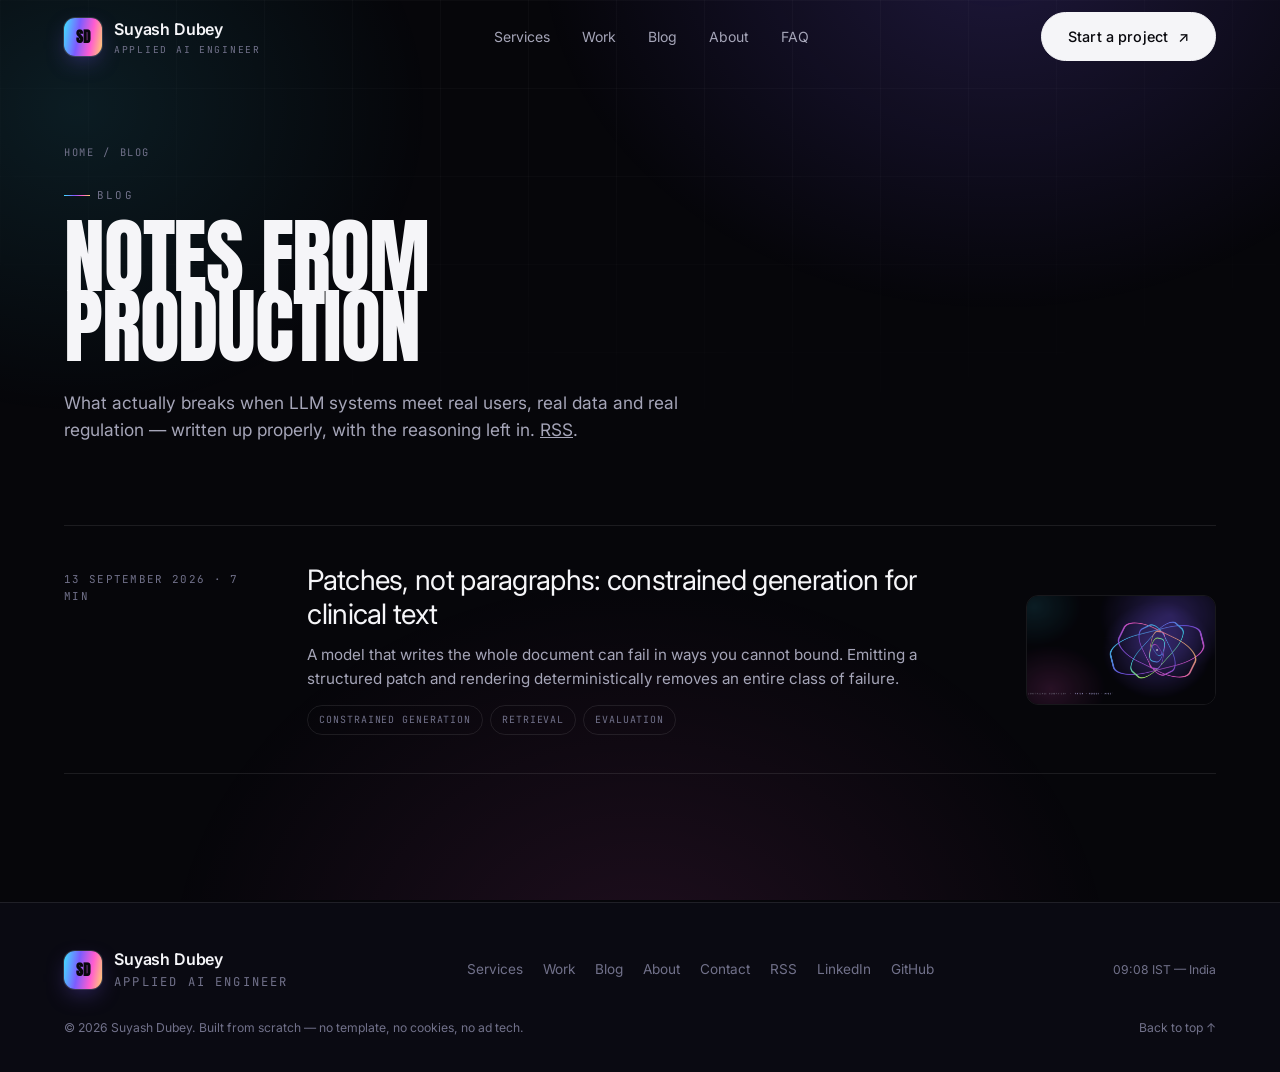
<file: blog/index.html>
<!doctype html>
<html lang="en">
<head>
<meta charset="utf-8">
<script>document.documentElement.classList.add('js')</script>
<meta name="viewport" content="width=device-width, initial-scale=1, viewport-fit=cover">
<title>Blog — Suyash Dubey</title>
<meta name="description" content="Notes on building LLM systems that survive production — agents, retrieval, evaluation and the parts that break under real load.">
<link rel="canonical" href="https://suyashdubey.com/blog/">
<meta name="author" content="Suyash Dubey">
<meta name="robots" content="index, follow, max-image-preview:large, max-snippet:-1">
<meta name="theme-color" content="#06060a">
<meta property="og:type" content="website">
<meta property="og:title" content="Blog — Suyash Dubey">
<meta property="og:description" content="Notes on building LLM systems that survive production — agents, retrieval, evaluation and the parts that break under real load.">
<meta property="og:url" content="https://suyashdubey.com/blog/">
<meta property="og:image" content="https://suyashdubey.com/assets/img/og.png">
<meta name="twitter:card" content="summary_large_image">
<meta name="twitter:title" content="Blog — Suyash Dubey">
<meta name="twitter:description" content="Notes on building LLM systems that survive production — agents, retrieval, evaluation and the parts that break under real load.">
<meta name="twitter:image" content="https://suyashdubey.com/assets/img/og.png">
<link rel="icon" href="/assets/img/favicon.svg" type="image/svg+xml">
<link rel="alternate" type="application/rss+xml" title="Suyash Dubey — blog" href="https://suyashdubey.com/blog/rss.xml">
<link rel="preconnect" href="https://fonts.googleapis.com">
<link rel="preconnect" href="https://fonts.gstatic.com" crossorigin>
<link href="https://fonts.googleapis.com/css2?family=Anton&family=Inter:wght@400;500;600&family=JetBrains+Mono:wght@400;500&display=swap" rel="stylesheet">
<link rel="stylesheet" href="/assets/css/styles.css">
<script type="application/ld+json">
{"@context":"https://schema.org","@type":"Blog","@id":"https://suyashdubey.com/blog/#blog",
 "name":"Blog — Suyash Dubey","url":"https://suyashdubey.com/blog/",
 "description":"Notes on building LLM systems that survive production.",
 "author":{"@type":"Person","name":"Suyash Dubey","url":"https://suyashdubey.com/"},
 "inLanguage":"en"}
</script>
</head>
<body>
<a class="skip" href="#main">Skip to content</a>
<div class="progress" aria-hidden="true"></div>
<header class="nav">
  <div class="wrap nav__in">
    <a class="brand" href="/" aria-label="Suyash Dubey — home">
      <span class="mono-badge" aria-hidden="true">SD</span>
      <span>Suyash Dubey<small>Applied AI Engineer</small></span>
    </a>
    <nav class="nav__links" aria-label="Primary">
      <a href="/#services">Services</a><a href="/#work">Work</a><a href="/blog/">Blog</a>
      <a href="/#about">About</a><a href="/#faq">FAQ</a>
    </nav>
    <div class="nav__cta">
      <span class="clock"><i aria-hidden="true"></i><span data-clock>India (IST)</span></span>
      <a class="btn btn--solid" href="/#contact"><span>Start a project</span><span class="arw" aria-hidden="true">↗</span></a>
      <button class="nav__toggle" type="button" aria-label="Menu" aria-expanded="false"><span></span><span></span><span></span></button>
    </div>
  </div>
</header>
<main id="main">
<section class="cs-hero">
  <div class="wrap">
    <p class="crumbs"><a href="/">Home</a> <span>/</span> <span>Blog</span></p>
    <p class="eyebrow rv">Blog</p>
    <h1 class="display rv rv-d1" style="font-size:clamp(2.4rem,6.4vw,5.6rem)">Notes from<br>production</h1>
    <p class="lead rv rv-d2" style="margin-top:26px">What actually breaks when LLM systems meet
    real users, real data and real regulation — written up properly, with the reasoning left in.
    <a href="/blog/rss.xml" style="text-decoration:underline">RSS</a>.</p>
  </div>
</section>
<section style="padding-top:0">
  <div class="wrap">
    <div class="post-list">
      <a class="post-row post-row--img rv" href="/blog/patches-not-paragraphs.html">
        <span class="post-row__meta">13 September 2026 · 7 min</span>
        <span class="post-row__body">
          <h2>Patches, not paragraphs: constrained generation for clinical text</h2>
          <p>A model that writes the whole document can fail in ways you cannot bound. Emitting a structured patch and rendering deterministically removes an entire class of failure.</p>
          <span class="tags"><span class="tag">Constrained generation</span><span class="tag">Retrieval</span><span class="tag">Evaluation</span></span>
        </span>
        <span class="post-row__thumb"><img src="/assets/img/blog/constrained-generation.png" alt="" loading="lazy"></span>
      </a>
    </div>
  </div>
</section>
</main>
<footer>
  <div class="wrap">
    <div class="foot">
      <a class="brand" href="/"><span class="mono-badge" aria-hidden="true">SD</span><span>Suyash Dubey<small>Applied AI Engineer</small></span></a>
      <nav aria-label="Footer">
        <a href="/#services">Services</a><a href="/#work">Work</a><a href="/blog/">Blog</a>
        <a href="/#about">About</a><a href="/#contact">Contact</a>
        <a href="/blog/rss.xml">RSS</a>
        <a href="https://www.linkedin.com/in/suyash-kumar-dubey-410533211" rel="me noopener" target="_blank">LinkedIn</a>
        <a href="https://github.com/suyashdube" rel="me noopener" target="_blank">GitHub</a>
      </nav>
      <small><span data-clock>India (IST)</span></small>
    </div>
    <div class="foot" style="margin-top:26px">
      <small>© <span id="yr">2026</span> Suyash Dubey. Built from scratch — no template, no cookies, no ad tech.</small>
      <small><a href="#main">Back to top ↑</a></small>
    </div>
  </div>
</footer>
<script>document.getElementById('yr').textContent=new Date().getFullYear();</script>
<script src="/assets/js/main.js" defer></script>
<script src="/assets/js/analytics.js" defer></script>
</body>
</html>
</file>
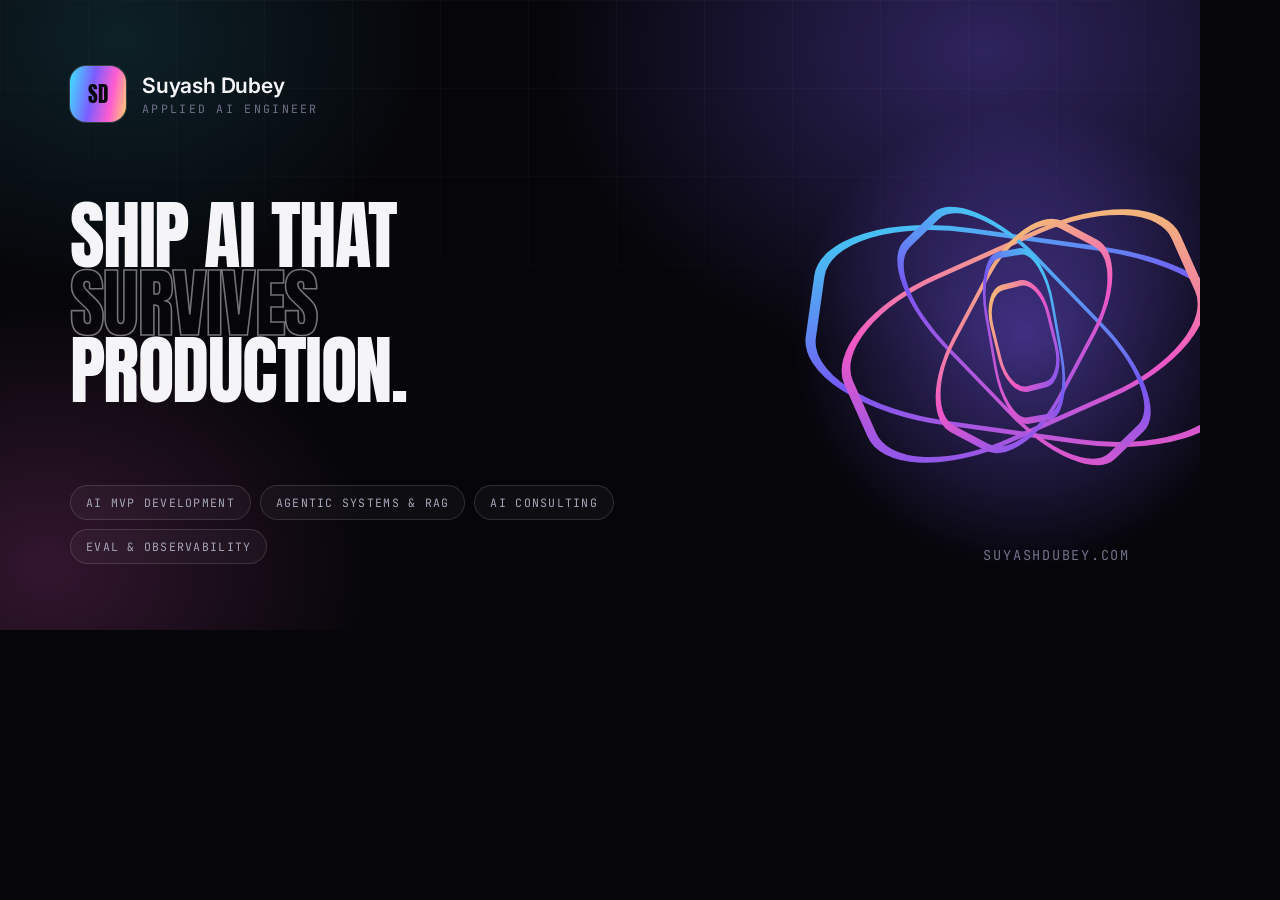
<file: og.html>
<!doctype html>
<html lang="en"><head><meta charset="utf-8"><meta name="robots" content="noindex, nofollow">
<link rel="preconnect" href="https://fonts.googleapis.com"><link rel="preconnect" href="https://fonts.gstatic.com" crossorigin>
<link href="https://fonts.googleapis.com/css2?family=Anton&family=Inter:wght@400;500&family=JetBrains+Mono:wght@400;500&display=swap" rel="stylesheet">
<style>
  *{box-sizing:border-box;margin:0}
  html,body{width:1200px;height:630px;overflow:hidden}
  body{background:#06060a;color:#f5f5f8;font-family:Inter,system-ui,sans-serif;position:relative}
  .bg{position:absolute;inset:0;background:
    radial-gradient(700px 520px at 82% 8%,rgba(124,92,255,.34),transparent 62%),
    radial-gradient(520px 420px at 4% 90%,rgba(255,92,208,.18),transparent 62%),
    radial-gradient(520px 420px at 10% 6%,rgba(63,228,255,.12),transparent 60%)}
  .grid{position:absolute;inset:0;opacity:.5;
    background-image:linear-gradient(rgba(255,255,255,.055) 1px,transparent 1px),linear-gradient(90deg,rgba(255,255,255,.055) 1px,transparent 1px);
    background-size:88px 88px;
    -webkit-mask-image:radial-gradient(ellipse 100% 80% at 50% 0%,#000 20%,transparent 82%)}
  .in{position:relative;padding:66px 70px;height:100%;display:flex;flex-direction:column;justify-content:space-between}
  .top{display:flex;align-items:center;gap:16px}
  .mark{width:56px;height:56px;border-radius:16px;display:grid;place-items:center;font-family:Anton,sans-serif;font-size:1.3rem;color:#08080d;
    background:linear-gradient(100deg,#3fe4ff,#7c5cff 40%,#ff5cd0 72%,#ffd36e);box-shadow:0 0 0 1px rgba(255,255,255,.16)}
  .who{font-size:1.32rem;font-weight:600;letter-spacing:-.01em}
  .who small{display:block;font-family:'JetBrains Mono',monospace;font-size:.72rem;letter-spacing:.2em;text-transform:uppercase;color:#71718a;font-weight:400;margin-top:3px}
  h1{font-family:Anton,sans-serif;text-transform:uppercase;font-size:4.7rem;line-height:.9;letter-spacing:-.02em;font-weight:400;max-width:11ch}
  h1 .dim{color:transparent;-webkit-text-stroke:1.6px rgba(255,255,255,.44)}
  .row{display:flex;align-items:flex-end;justify-content:space-between;gap:36px}
  .tags{display:flex;gap:9px;flex-wrap:wrap;max-width:660px}
  .tag{font-family:'JetBrains Mono',monospace;font-size:.72rem;letter-spacing:.11em;text-transform:uppercase;color:#a5a5b8;
    padding:9px 15px;border-radius:999px;border:1px solid rgba(255,255,255,.13);background:rgba(255,255,255,.035)}
  .url{font-family:'JetBrains Mono',monospace;font-size:.85rem;letter-spacing:.13em;text-transform:uppercase;color:#71718a;white-space:nowrap}
  svg.art{position:absolute;right:-104px;top:56px;width:560px;height:560px;opacity:.95}
</style></head>
<body>
<div class="bg"></div><div class="grid"></div>
<svg class="art" viewBox="0 0 600 600" aria-hidden="true">
  <defs>
    <linearGradient id="a" x1="0" y1="0" x2="1" y2="1"><stop offset="0%" stop-color="#3fe4ff"/><stop offset="50%" stop-color="#7c5cff"/><stop offset="100%" stop-color="#ff5cd0"/></linearGradient>
    <linearGradient id="b" x1="1" y1="0" x2="0" y2="1"><stop offset="0%" stop-color="#ffd36e"/><stop offset="55%" stop-color="#ff5cd0"/><stop offset="100%" stop-color="#7c5cff"/></linearGradient>
    <radialGradient id="gl" cx="50%" cy="50%" r="50%"><stop offset="0%" stop-color="#7c5cff" stop-opacity=".5"/><stop offset="100%" stop-color="#7c5cff" stop-opacity="0"/></radialGradient>
  </defs>
  <circle cx="300" cy="300" r="250" fill="url(#gl)"/>
  <g fill="none" stroke-linecap="round">
    <g transform="translate(300 300) rotate(8) scale(1 .46) translate(-300 -300)"><rect x="74" y="74" width="452" height="452" rx="154" stroke="url(#a)" stroke-width="11"/></g>
    <g transform="translate(300 300) rotate(-24) scale(1 .5) translate(-300 -300)"><rect x="108" y="108" width="384" height="384" rx="131" stroke="url(#b)" stroke-width="10"/></g>
    <g transform="translate(300 300) rotate(46) scale(1 .43) translate(-300 -300)"><rect x="142" y="142" width="316" height="316" rx="108" stroke="url(#a)" stroke-width="9"/></g>
    <g transform="translate(300 300) rotate(-62) scale(1 .52) translate(-300 -300)"><rect x="176" y="176" width="248" height="248" rx="85" stroke="url(#b)" stroke-width="8"/></g>
    <g transform="translate(300 300) rotate(80) scale(1 .4) translate(-300 -300)"><rect x="210" y="210" width="180" height="180" rx="62" stroke="url(#a)" stroke-width="7"/></g>
    <g transform="translate(300 300) rotate(-104) scale(1 .55) translate(-300 -300)"><rect x="244" y="244" width="112" height="112" rx="38" stroke="url(#b)" stroke-width="6"/></g>
  </g>
</svg>
<div class="in">
  <div class="top"><span class="mark">SD</span><span class="who">Suyash Dubey<small>Applied AI Engineer</small></span></div>
  <h1>Ship AI that <span class="dim">survives</span> production.</h1>
  <div class="row">
    <div class="tags">
      <span class="tag">AI MVP development</span><span class="tag">Agentic systems &amp; RAG</span>
      <span class="tag">AI consulting</span><span class="tag">Eval &amp; observability</span>
    </div>
    <span class="url">suyashdubey.com</span>
  </div>
</div>
</body></html>
</file>
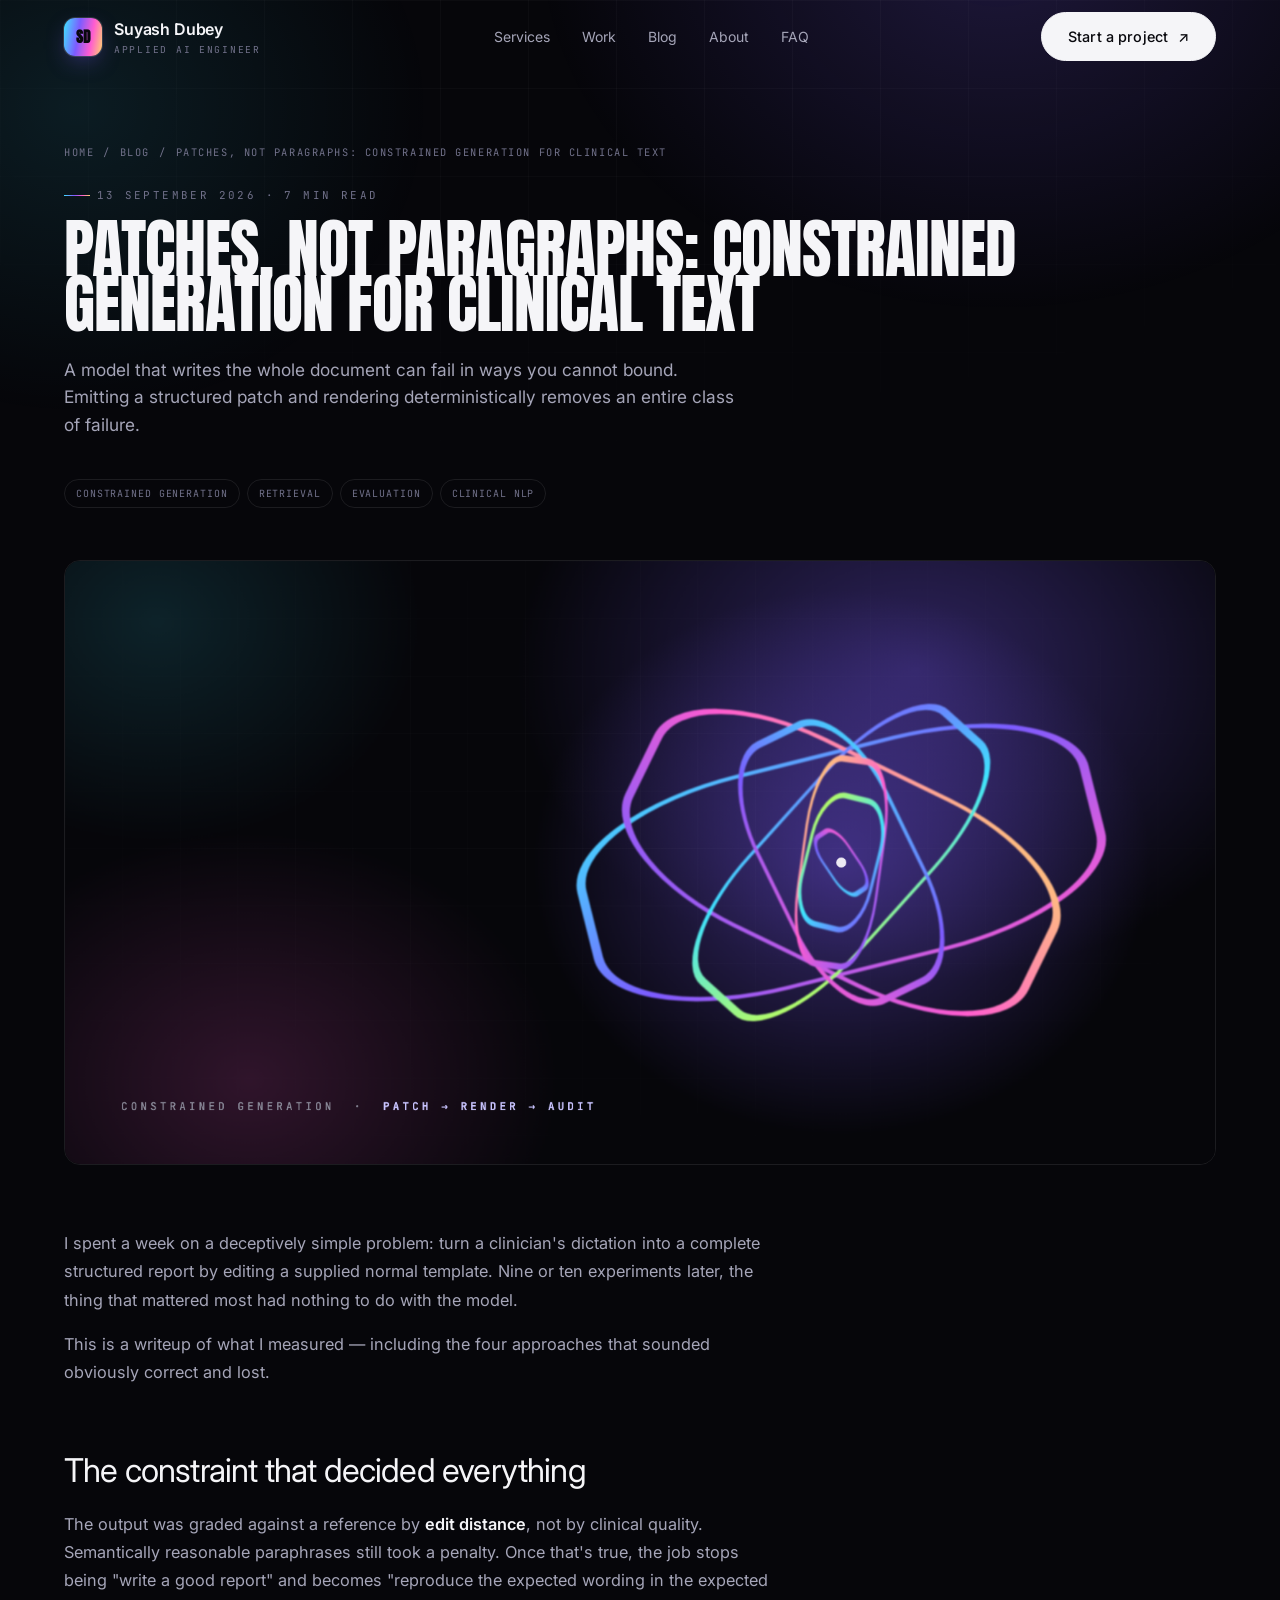
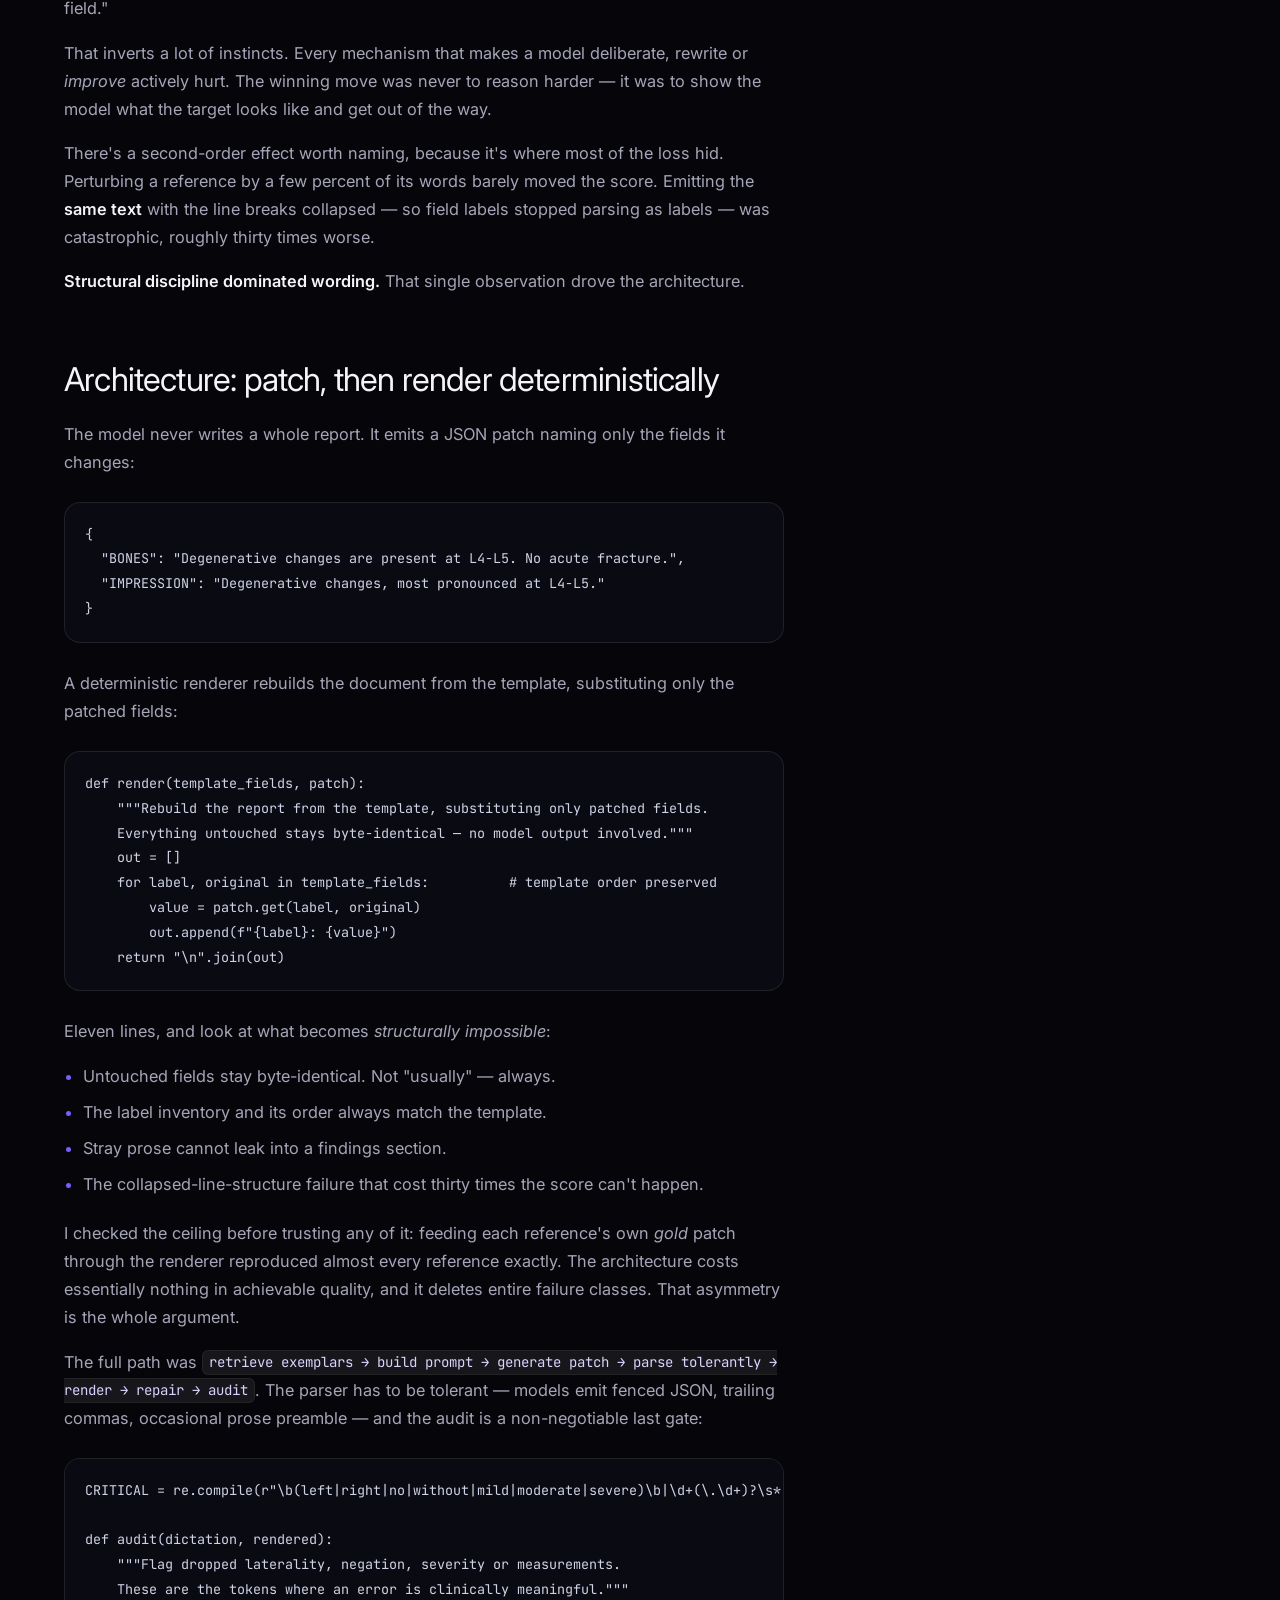
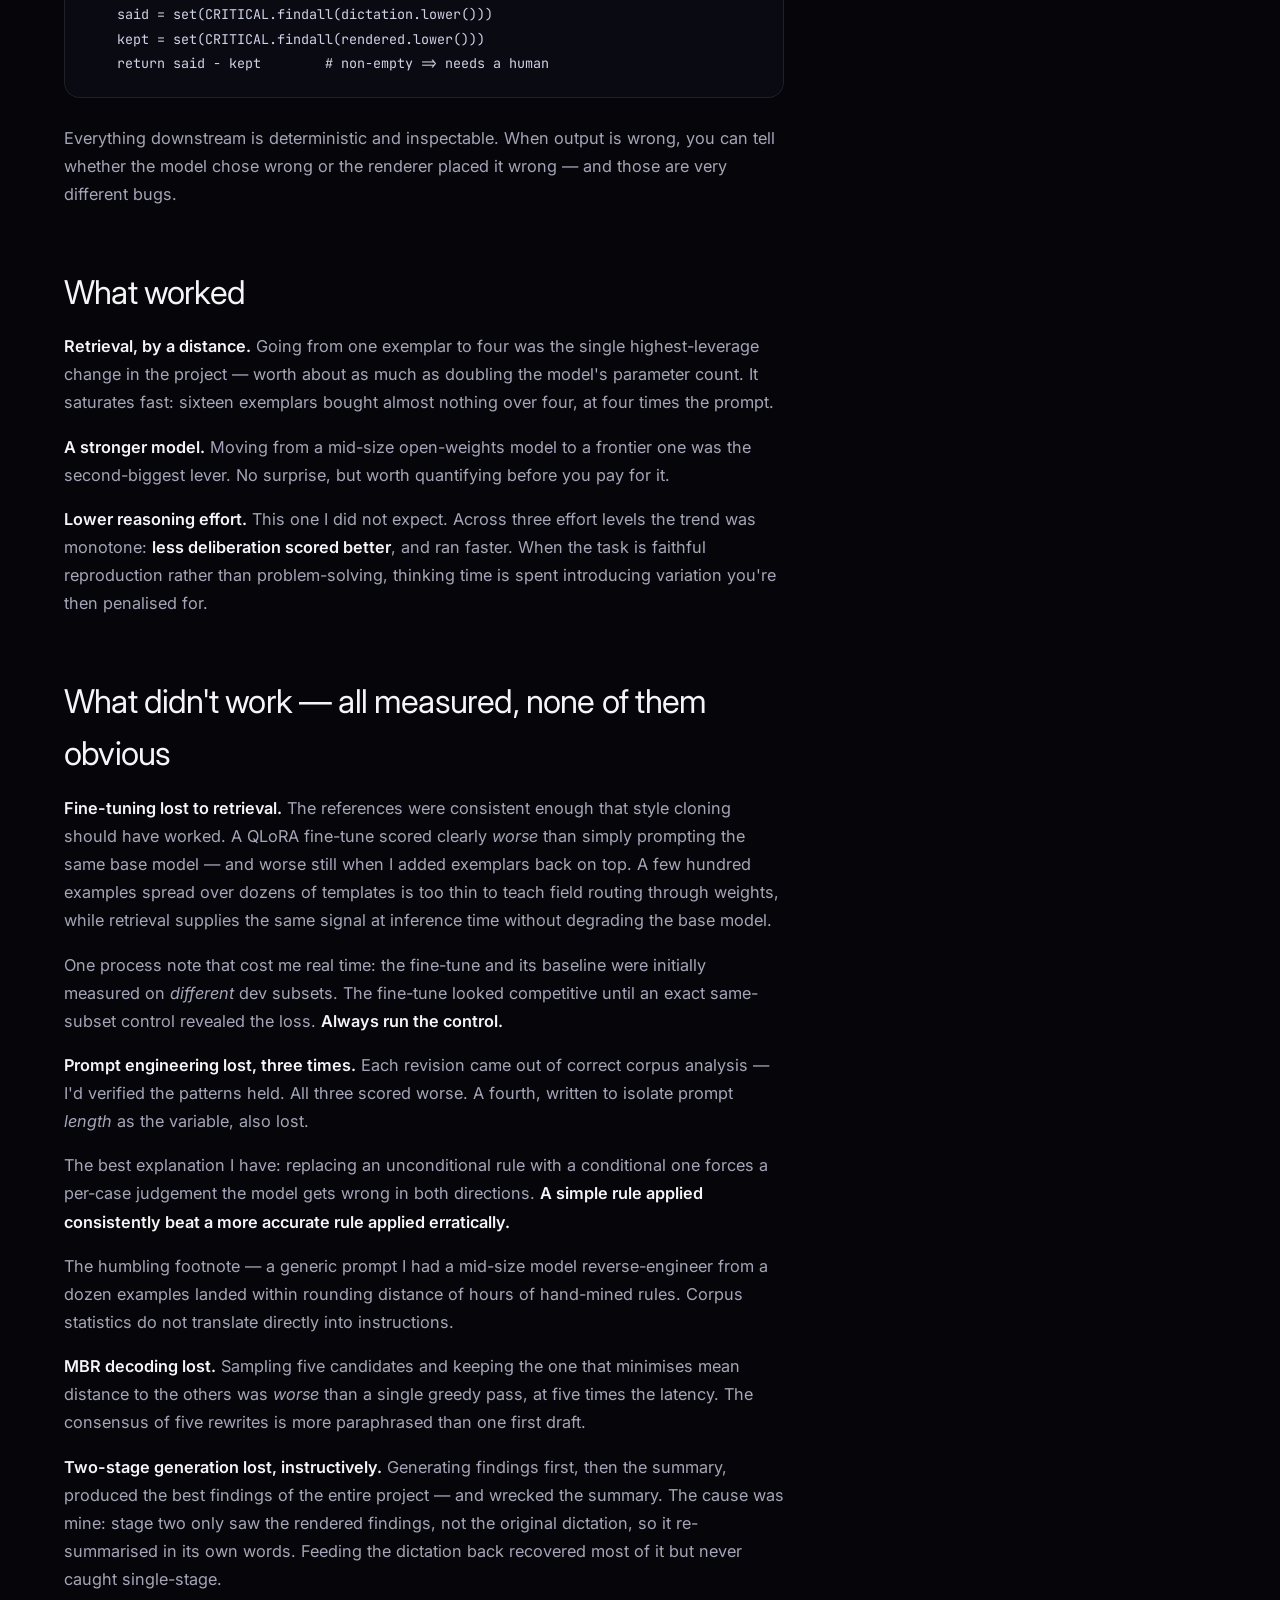
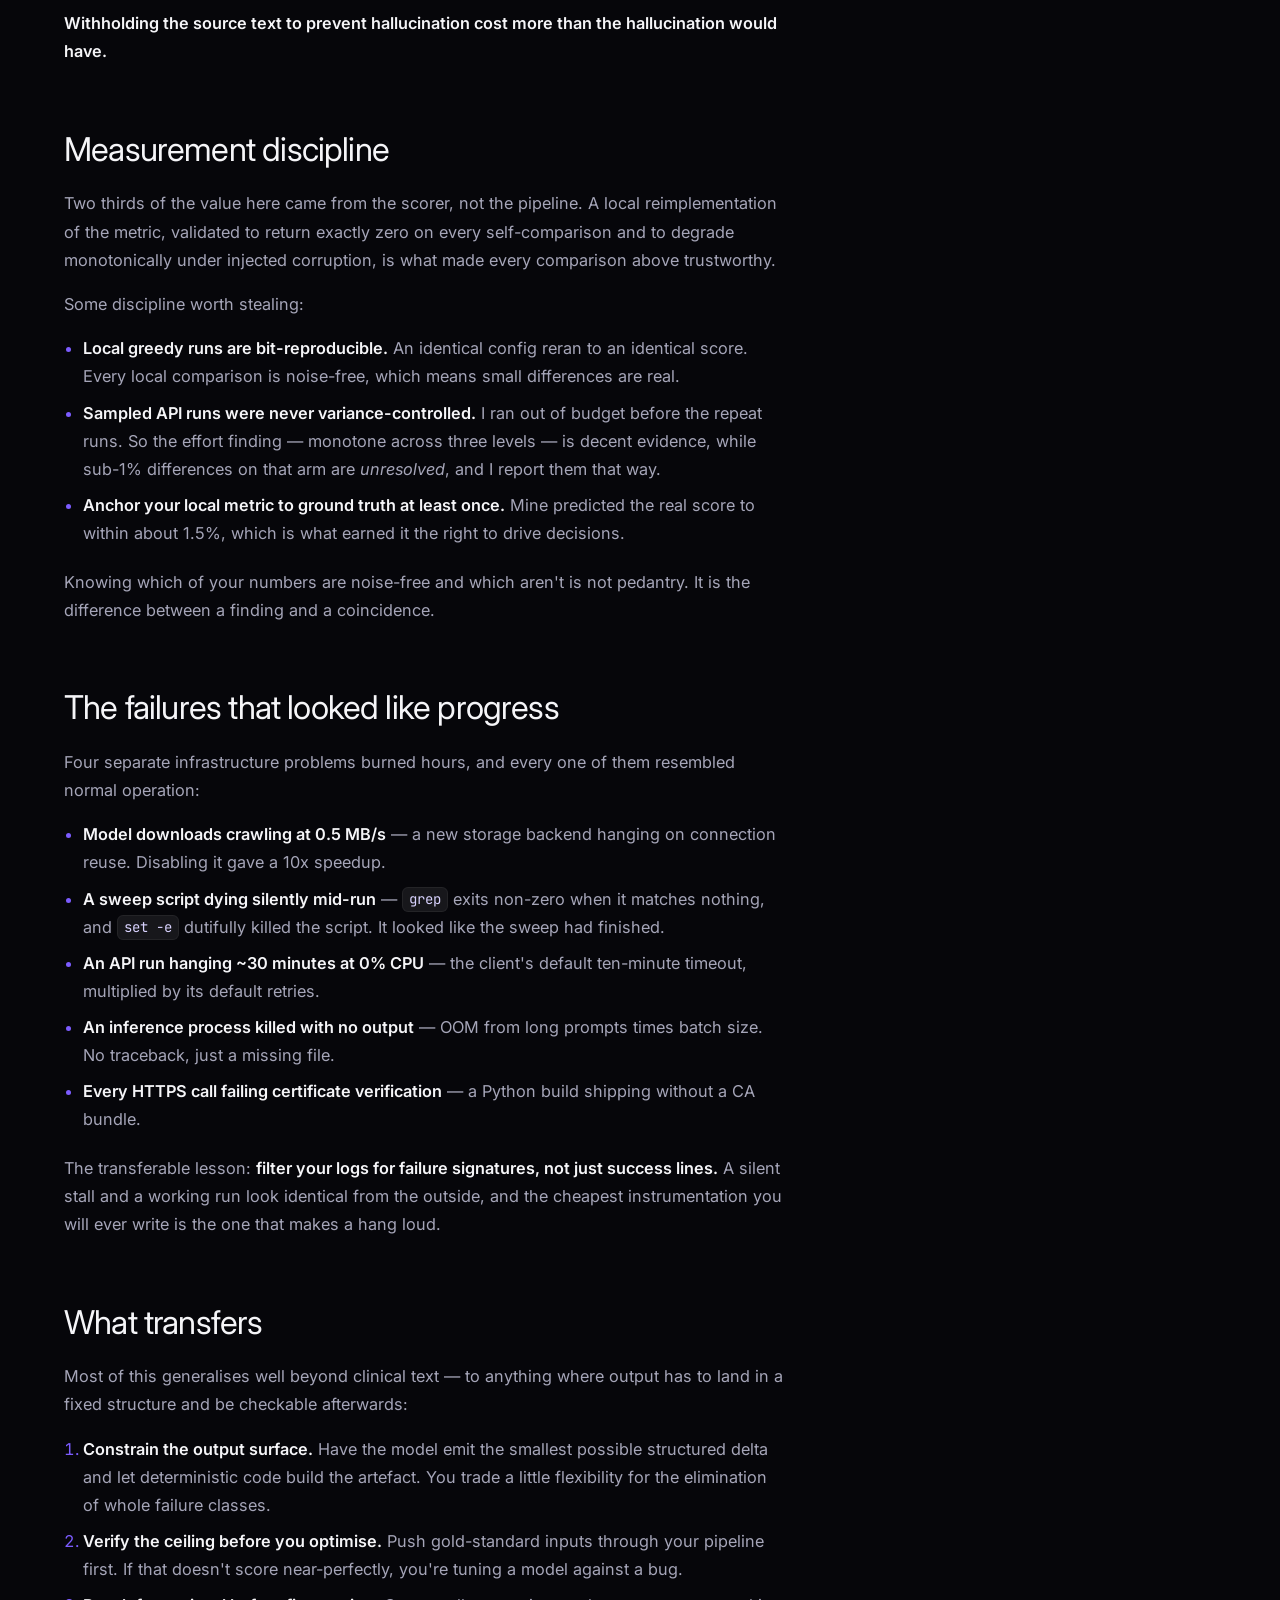
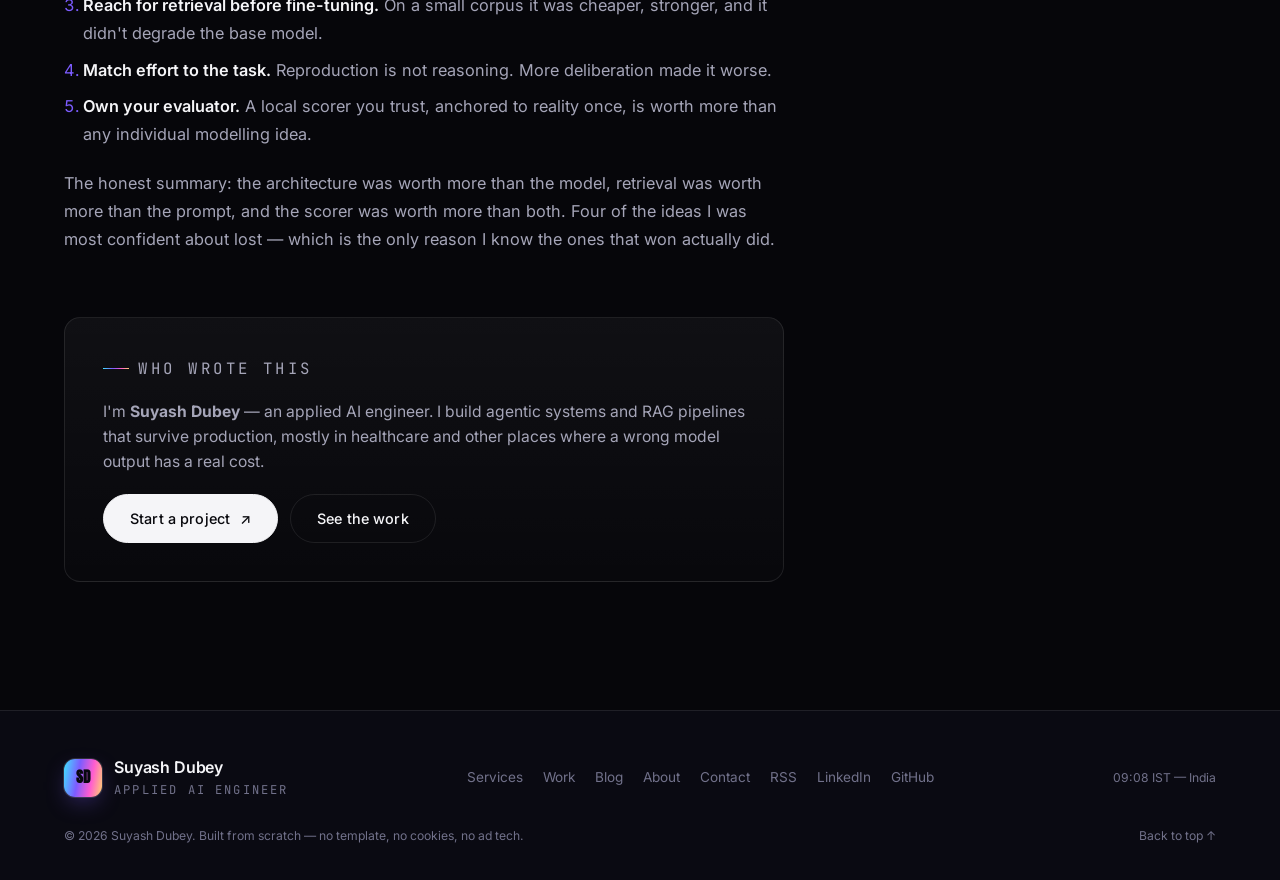
<file: blog/patches-not-paragraphs.html>
<!doctype html>
<html lang="en">
<head>
<meta charset="utf-8">
<script>document.documentElement.classList.add('js')</script>
<meta name="viewport" content="width=device-width, initial-scale=1, viewport-fit=cover">
<title>Patches, not paragraphs: constrained generation for clinical text — Suyash Dubey</title>
<meta name="description" content="A model that writes the whole document can fail in ways you cannot bound. Emitting a structured patch and rendering deterministically removes an entire class of failure.">
<link rel="canonical" href="https://suyashdubey.com/blog/patches-not-paragraphs.html">
<meta name="author" content="Suyash Dubey">
<meta name="robots" content="index, follow, max-image-preview:large, max-snippet:-1">
<meta name="theme-color" content="#06060a">
<meta property="og:type" content="article">
<meta property="og:title" content="Patches, not paragraphs: constrained generation for clinical text — Suyash Dubey">
<meta property="og:description" content="A model that writes the whole document can fail in ways you cannot bound. Emitting a structured patch and rendering deterministically removes an entire class of failure.">
<meta property="og:url" content="https://suyashdubey.com/blog/patches-not-paragraphs.html">
<meta property="og:image" content="https://suyashdubey.com/assets/img/blog/constrained-generation.png">
<meta name="twitter:card" content="summary_large_image">
<meta name="twitter:title" content="Patches, not paragraphs: constrained generation for clinical text — Suyash Dubey">
<meta name="twitter:description" content="A model that writes the whole document can fail in ways you cannot bound. Emitting a structured patch and rendering deterministically removes an entire class of failure.">
<meta name="twitter:image" content="https://suyashdubey.com/assets/img/blog/constrained-generation.png">
<link rel="icon" href="/assets/img/favicon.svg" type="image/svg+xml">
<link rel="alternate" type="application/rss+xml" title="Suyash Dubey — blog" href="https://suyashdubey.com/blog/rss.xml">
<link rel="preconnect" href="https://fonts.googleapis.com">
<link rel="preconnect" href="https://fonts.gstatic.com" crossorigin>
<link href="https://fonts.googleapis.com/css2?family=Anton&family=Inter:wght@400;500;600&family=JetBrains+Mono:wght@400;500&display=swap" rel="stylesheet">
<link rel="stylesheet" href="/assets/css/styles.css">
<script type="application/ld+json">
{"@context":"https://schema.org","@graph":[
 {"@type":"BreadcrumbList","itemListElement":[
  {"@type":"ListItem","position":1,"name":"Home","item":"https://suyashdubey.com/"},
  {"@type":"ListItem","position":2,"name":"Blog","item":"https://suyashdubey.com/blog/"},
  {"@type":"ListItem","position":3,"name":"Patches, not paragraphs: constrained generation for clinical text","item":"https://suyashdubey.com/blog/patches-not-paragraphs.html"}]},
 {"@type":"BlogPosting","headline":"Patches, not paragraphs: constrained generation for clinical text",
  "description":"A model that writes the whole document can fail in ways you cannot bound. Emitting a structured patch and rendering deterministically removes an entire class of failure.",
  "datePublished":"2026-09-13","dateModified":"2026-09-13",
  "author":{"@type":"Person","name":"Suyash Dubey","url":"https://suyashdubey.com/"},
  "publisher":{"@type":"Person","name":"Suyash Dubey"},
  "mainEntityOfPage":"https://suyashdubey.com/blog/patches-not-paragraphs.html",
  "image":"https://suyashdubey.com/assets/img/blog/constrained-generation.png" if post['cover'].startswith('/') else "https://suyashdubey.com/assets/img/og.png",
  "keywords":"Constrained generation, Retrieval, Evaluation, Clinical NLP",
  "inLanguage":"en"}]}
</script>
</head>
<body>
<a class="skip" href="#main">Skip to content</a>
<div class="progress" aria-hidden="true"></div>
<header class="nav">
  <div class="wrap nav__in">
    <a class="brand" href="/" aria-label="Suyash Dubey — home">
      <span class="mono-badge" aria-hidden="true">SD</span>
      <span>Suyash Dubey<small>Applied AI Engineer</small></span>
    </a>
    <nav class="nav__links" aria-label="Primary">
      <a href="/#services">Services</a><a href="/#work">Work</a><a href="/blog/">Blog</a>
      <a href="/#about">About</a><a href="/#faq">FAQ</a>
    </nav>
    <div class="nav__cta">
      <span class="clock"><i aria-hidden="true"></i><span data-clock>India (IST)</span></span>
      <a class="btn btn--solid" href="/#contact"><span>Start a project</span><span class="arw" aria-hidden="true">↗</span></a>
      <button class="nav__toggle" type="button" aria-label="Menu" aria-expanded="false"><span></span><span></span><span></span></button>
    </div>
  </div>
</header>
<main id="main">
<article>
<section class="cs-hero">
  <div class="wrap">
    <p class="crumbs"><a href="/">Home</a> <span>/</span> <a href="/blog/">Blog</a> <span>/</span> <span>Patches, not paragraphs: constrained generation for clinical text</span></p>
    <p class="eyebrow rv">13 September 2026 · 7 min read</p>
    <h1 class="display rv rv-d1" style="font-size:clamp(2.1rem,5vw,4.4rem)">Patches, not paragraphs: constrained generation for clinical text</h1>
    <p class="lead rv rv-d2" style="margin-top:24px">A model that writes the whole document can fail in ways you cannot bound. Emitting a structured patch and rendering deterministically removes an entire class of failure.</p>
    <div class="tags rv rv-d3" style="margin-top:26px"><span class="tag">Constrained generation</span><span class="tag">Retrieval</span><span class="tag">Evaluation</span><span class="tag">Clinical NLP</span></div>
    <figure class="post-cover rv rv-d4"><img src="/assets/img/blog/constrained-generation.png" alt="Abstract iridescent form of nested luminous rings, captioned &quot;constrained generation · patch, render, audit" width="1600" height="840" loading="eager"></figure>
  </div>
</section>
<section style="padding-top:0">
  <div class="wrap">
    <div class="prose post-body rv">
<p>I spent a week on a deceptively simple problem: turn a clinician's dictation into a
complete structured report by editing a supplied normal template. Nine or ten
experiments later, the thing that mattered most had nothing to do with the model.</p>
<p>This is a writeup of what I measured — including the four approaches that sounded
obviously correct and lost.</p>
<h2>The constraint that decided everything</h2>
<p>The output was graded against a reference by <strong>edit distance</strong>, not by clinical
quality. Semantically reasonable paraphrases still took a penalty. Once that's true,
the job stops being &quot;write a good report&quot; and becomes &quot;reproduce the expected wording
in the expected field.&quot;</p>
<p>That inverts a lot of instincts. Every mechanism that makes a model deliberate,
rewrite or <em>improve</em> actively hurt. The winning move was never to reason harder — it
was to show the model what the target looks like and get out of the way.</p>
<p>There's a second-order effect worth naming, because it's where most of the loss hid.
Perturbing a reference by a few percent of its words barely moved the score.
Emitting the <strong>same text</strong> with the line breaks collapsed — so field labels stopped
parsing as labels — was catastrophic, roughly thirty times worse.</p>
<p><strong>Structural discipline dominated wording.</strong> That single observation drove the
architecture.</p>
<h2>Architecture: patch, then render deterministically</h2>
<p>The model never writes a whole report. It emits a JSON patch naming only the fields
it changes:</p>
<pre><code class="language-json">{
  &quot;BONES&quot;: &quot;Degenerative changes are present at L4-L5. No acute fracture.&quot;,
  &quot;IMPRESSION&quot;: &quot;Degenerative changes, most pronounced at L4-L5.&quot;
}
</code></pre>
<p>A deterministic renderer rebuilds the document from the template, substituting only
the patched fields:</p>
<pre><code class="language-python">def render(template_fields, patch):
    &quot;&quot;&quot;Rebuild the report from the template, substituting only patched fields.
    Everything untouched stays byte-identical — no model output involved.&quot;&quot;&quot;
    out = []
    for label, original in template_fields:          # template order preserved
        value = patch.get(label, original)
        out.append(f&quot;{label}: {value}&quot;)
    return &quot;\n&quot;.join(out)
</code></pre>
<p>Eleven lines, and look at what becomes <em>structurally impossible</em>:</p>
<ul>
<li>Untouched fields stay byte-identical. Not &quot;usually&quot; — always.</li>
<li>The label inventory and its order always match the template.</li>
<li>Stray prose cannot leak into a findings section.</li>
<li>The collapsed-line-structure failure that cost thirty times the score can't happen.</li>
</ul>
<p>I checked the ceiling before trusting any of it: feeding each reference's own
<em>gold</em> patch through the renderer reproduced almost every reference exactly. The
architecture costs essentially nothing in achievable quality, and it deletes entire
failure classes. That asymmetry is the whole argument.</p>
<p>The full path was <code>retrieve exemplars → build prompt → generate patch → parse tolerantly → render → repair → audit</code>. The parser has to be tolerant — models emit
fenced JSON, trailing commas, occasional prose preamble — and the audit is a
non-negotiable last gate:</p>
<pre><code class="language-python">CRITICAL = re.compile(r&quot;\b(left|right|no|without|mild|moderate|severe)\b|\d+(\.\d+)?\s*(mm|cm)&quot;)

def audit(dictation, rendered):
    &quot;&quot;&quot;Flag dropped laterality, negation, severity or measurements.
    These are the tokens where an error is clinically meaningful.&quot;&quot;&quot;
    said = set(CRITICAL.findall(dictation.lower()))
    kept = set(CRITICAL.findall(rendered.lower()))
    return said - kept        # non-empty =&gt; needs a human
</code></pre>
<p>Everything downstream is deterministic and inspectable. When output is wrong, you
can tell whether the model chose wrong or the renderer placed it wrong — and those
are very different bugs.</p>
<h2>What worked</h2>
<p><strong>Retrieval, by a distance.</strong> Going from one exemplar to four was the single
highest-leverage change in the project — worth about as much as doubling the model's
parameter count. It saturates fast: sixteen exemplars bought almost nothing over
four, at four times the prompt.</p>
<p><strong>A stronger model.</strong> Moving from a mid-size open-weights model to a frontier one
was the second-biggest lever. No surprise, but worth quantifying before you pay for it.</p>
<p><strong>Lower reasoning effort.</strong> This one I did not expect. Across three effort levels the
trend was monotone: <strong>less deliberation scored better</strong>, and ran faster. When the task
is faithful reproduction rather than problem-solving, thinking time is spent
introducing variation you're then penalised for.</p>
<h2>What didn't work — all measured, none of them obvious</h2>
<p><strong>Fine-tuning lost to retrieval.</strong> The references were consistent enough that style
cloning should have worked. A QLoRA fine-tune scored clearly <em>worse</em> than simply
prompting the same base model — and worse still when I added exemplars back on top.
A few hundred examples spread over dozens of templates is too thin to teach field
routing through weights, while retrieval supplies the same signal at inference time
without degrading the base model.</p>
<p>One process note that cost me real time: the fine-tune and its baseline were
initially measured on <em>different</em> dev subsets. The fine-tune looked competitive until
an exact same-subset control revealed the loss. <strong>Always run the control.</strong></p>
<p><strong>Prompt engineering lost, three times.</strong> Each revision came out of correct corpus
analysis — I'd verified the patterns held. All three scored worse. A fourth, written
to isolate prompt <em>length</em> as the variable, also lost.</p>
<p>The best explanation I have: replacing an unconditional rule with a conditional one
forces a per-case judgement the model gets wrong in both directions. <strong>A simple rule
applied consistently beat a more accurate rule applied erratically.</strong></p>
<p>The humbling footnote — a generic prompt I had a mid-size model reverse-engineer from
a dozen examples landed within rounding distance of hours of hand-mined rules. Corpus
statistics do not translate directly into instructions.</p>
<p><strong>MBR decoding lost.</strong> Sampling five candidates and keeping the one that minimises
mean distance to the others was <em>worse</em> than a single greedy pass, at five times the
latency. The consensus of five rewrites is more paraphrased than one first draft.</p>
<p><strong>Two-stage generation lost, instructively.</strong> Generating findings first, then the
summary, produced the best findings of the entire project — and wrecked the summary.
The cause was mine: stage two only saw the rendered findings, not the original
dictation, so it re-summarised in its own words. Feeding the dictation back recovered
most of it but never caught single-stage.</p>
<p><strong>Withholding the source text to prevent hallucination cost more than the
hallucination would have.</strong></p>
<h2>Measurement discipline</h2>
<p>Two thirds of the value here came from the scorer, not the pipeline. A local
reimplementation of the metric, validated to return exactly zero on every
self-comparison and to degrade monotonically under injected corruption, is what made
every comparison above trustworthy.</p>
<p>Some discipline worth stealing:</p>
<ul>
<li><strong>Local greedy runs are bit-reproducible.</strong> An identical config reran to an
identical score. Every local comparison is noise-free, which means small
differences are real.</li>
<li><strong>Sampled API runs were never variance-controlled.</strong> I ran out of budget before the
repeat runs. So the effort finding — monotone across three levels — is decent
evidence, while sub-1% differences on that arm are <em>unresolved</em>, and I report them
that way.</li>
<li><strong>Anchor your local metric to ground truth at least once.</strong> Mine predicted the real
score to within about 1.5%, which is what earned it the right to drive decisions.</li>
</ul>
<p>Knowing which of your numbers are noise-free and which aren't is not pedantry. It is
the difference between a finding and a coincidence.</p>
<h2>The failures that looked like progress</h2>
<p>Four separate infrastructure problems burned hours, and every one of them resembled
normal operation:</p>
<ul>
<li><strong>Model downloads crawling at 0.5 MB/s</strong> — a new storage backend hanging on
connection reuse. Disabling it gave a 10x speedup.</li>
<li><strong>A sweep script dying silently mid-run</strong> — <code>grep</code> exits non-zero when it matches
nothing, and <code>set -e</code> dutifully killed the script. It looked like the sweep had
finished.</li>
<li><strong>An API run hanging ~30 minutes at 0% CPU</strong> — the client's default ten-minute
timeout, multiplied by its default retries.</li>
<li><strong>An inference process killed with no output</strong> — OOM from long prompts times batch
size. No traceback, just a missing file.</li>
<li><strong>Every HTTPS call failing certificate verification</strong> — a Python build shipping
without a CA bundle.</li>
</ul>
<p>The transferable lesson: <strong>filter your logs for failure signatures, not just success
lines.</strong> A silent stall and a working run look identical from the outside, and the
cheapest instrumentation you will ever write is the one that makes a hang loud.</p>
<h2>What transfers</h2>
<p>Most of this generalises well beyond clinical text — to anything where output has to
land in a fixed structure and be checkable afterwards:</p>
<ol>
<li><strong>Constrain the output surface.</strong> Have the model emit the smallest possible
structured delta and let deterministic code build the artefact. You trade a little
flexibility for the elimination of whole failure classes.</li>
<li><strong>Verify the ceiling before you optimise.</strong> Push gold-standard inputs through your
pipeline first. If that doesn't score near-perfectly, you're tuning a model against
a bug.</li>
<li><strong>Reach for retrieval before fine-tuning.</strong> On a small corpus it was cheaper,
stronger, and it didn't degrade the base model.</li>
<li><strong>Match effort to the task.</strong> Reproduction is not reasoning. More deliberation made
it worse.</li>
<li><strong>Own your evaluator.</strong> A local scorer you trust, anchored to reality once, is worth
more than any individual modelling idea.</li>
</ol>
<p>The honest summary: the architecture was worth more than the model, retrieval was
worth more than the prompt, and the scorer was worth more than both. Four of the ideas
I was most confident about lost — which is the only reason I know the ones that won
actually did.</p>

    </div>

    <aside class="post-cta rv">
      <p class="eyebrow">Who wrote this</p>
      <p>I'm <strong>Suyash Dubey</strong> — an applied AI engineer. I build agentic systems and
      RAG pipelines that survive production, mostly in healthcare and other places where a wrong
      model output has a real cost.</p>
      <div class="btn-row">
        <a class="btn btn--solid" href="/#contact"><span>Start a project</span><span class="arw" aria-hidden="true">↗</span></a>
        <a class="btn btn--ghost" href="/#work"><span>See the work</span></a>
      </div>
    </aside>
    
  </div>
</section>
</article>
</main>
<footer>
  <div class="wrap">
    <div class="foot">
      <a class="brand" href="/"><span class="mono-badge" aria-hidden="true">SD</span><span>Suyash Dubey<small>Applied AI Engineer</small></span></a>
      <nav aria-label="Footer">
        <a href="/#services">Services</a><a href="/#work">Work</a><a href="/blog/">Blog</a>
        <a href="/#about">About</a><a href="/#contact">Contact</a>
        <a href="/blog/rss.xml">RSS</a>
        <a href="https://www.linkedin.com/in/suyash-kumar-dubey-410533211" rel="me noopener" target="_blank">LinkedIn</a>
        <a href="https://github.com/suyashdube" rel="me noopener" target="_blank">GitHub</a>
      </nav>
      <small><span data-clock>India (IST)</span></small>
    </div>
    <div class="foot" style="margin-top:26px">
      <small>© <span id="yr">2026</span> Suyash Dubey. Built from scratch — no template, no cookies, no ad tech.</small>
      <small><a href="#main">Back to top ↑</a></small>
    </div>
  </div>
</footer>
<script>document.getElementById('yr').textContent=new Date().getFullYear();</script>
<script src="/assets/js/main.js" defer></script>
<script src="/assets/js/analytics.js" defer></script>
</body>
</html>
</file>
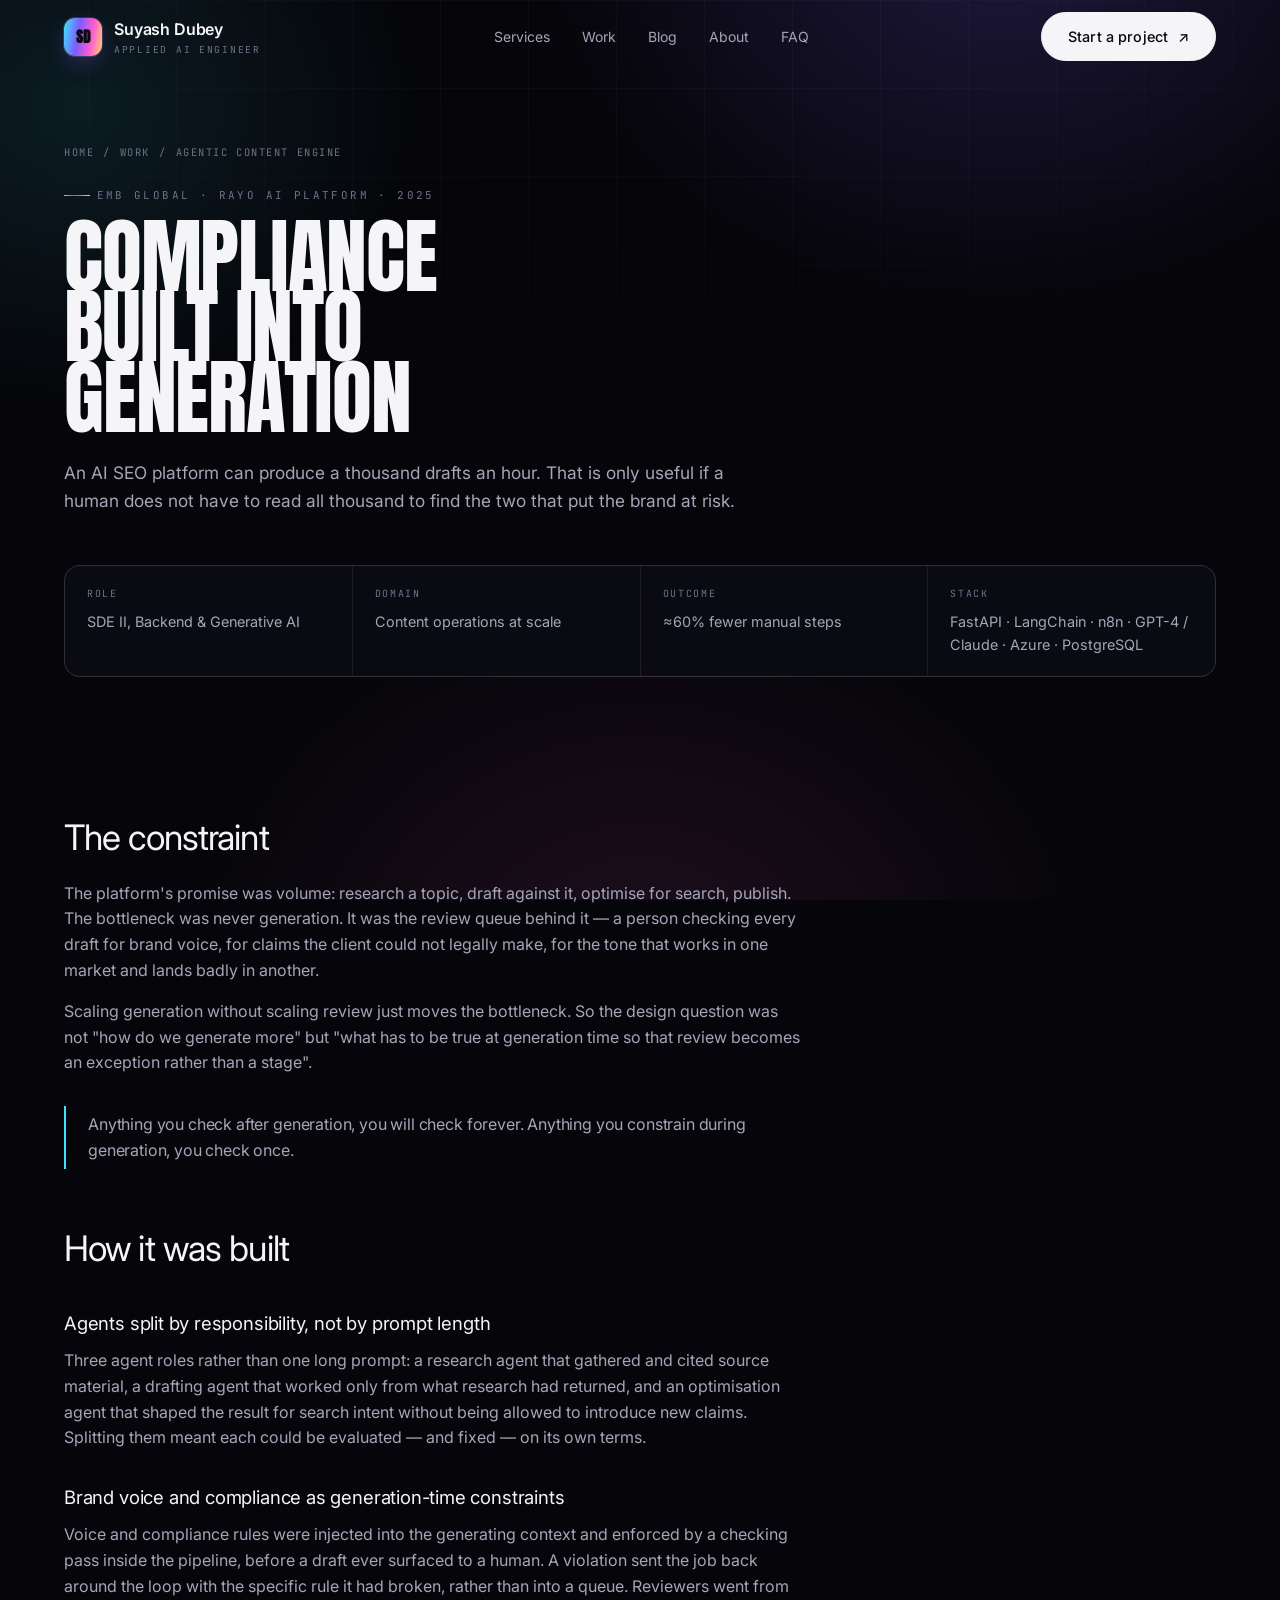
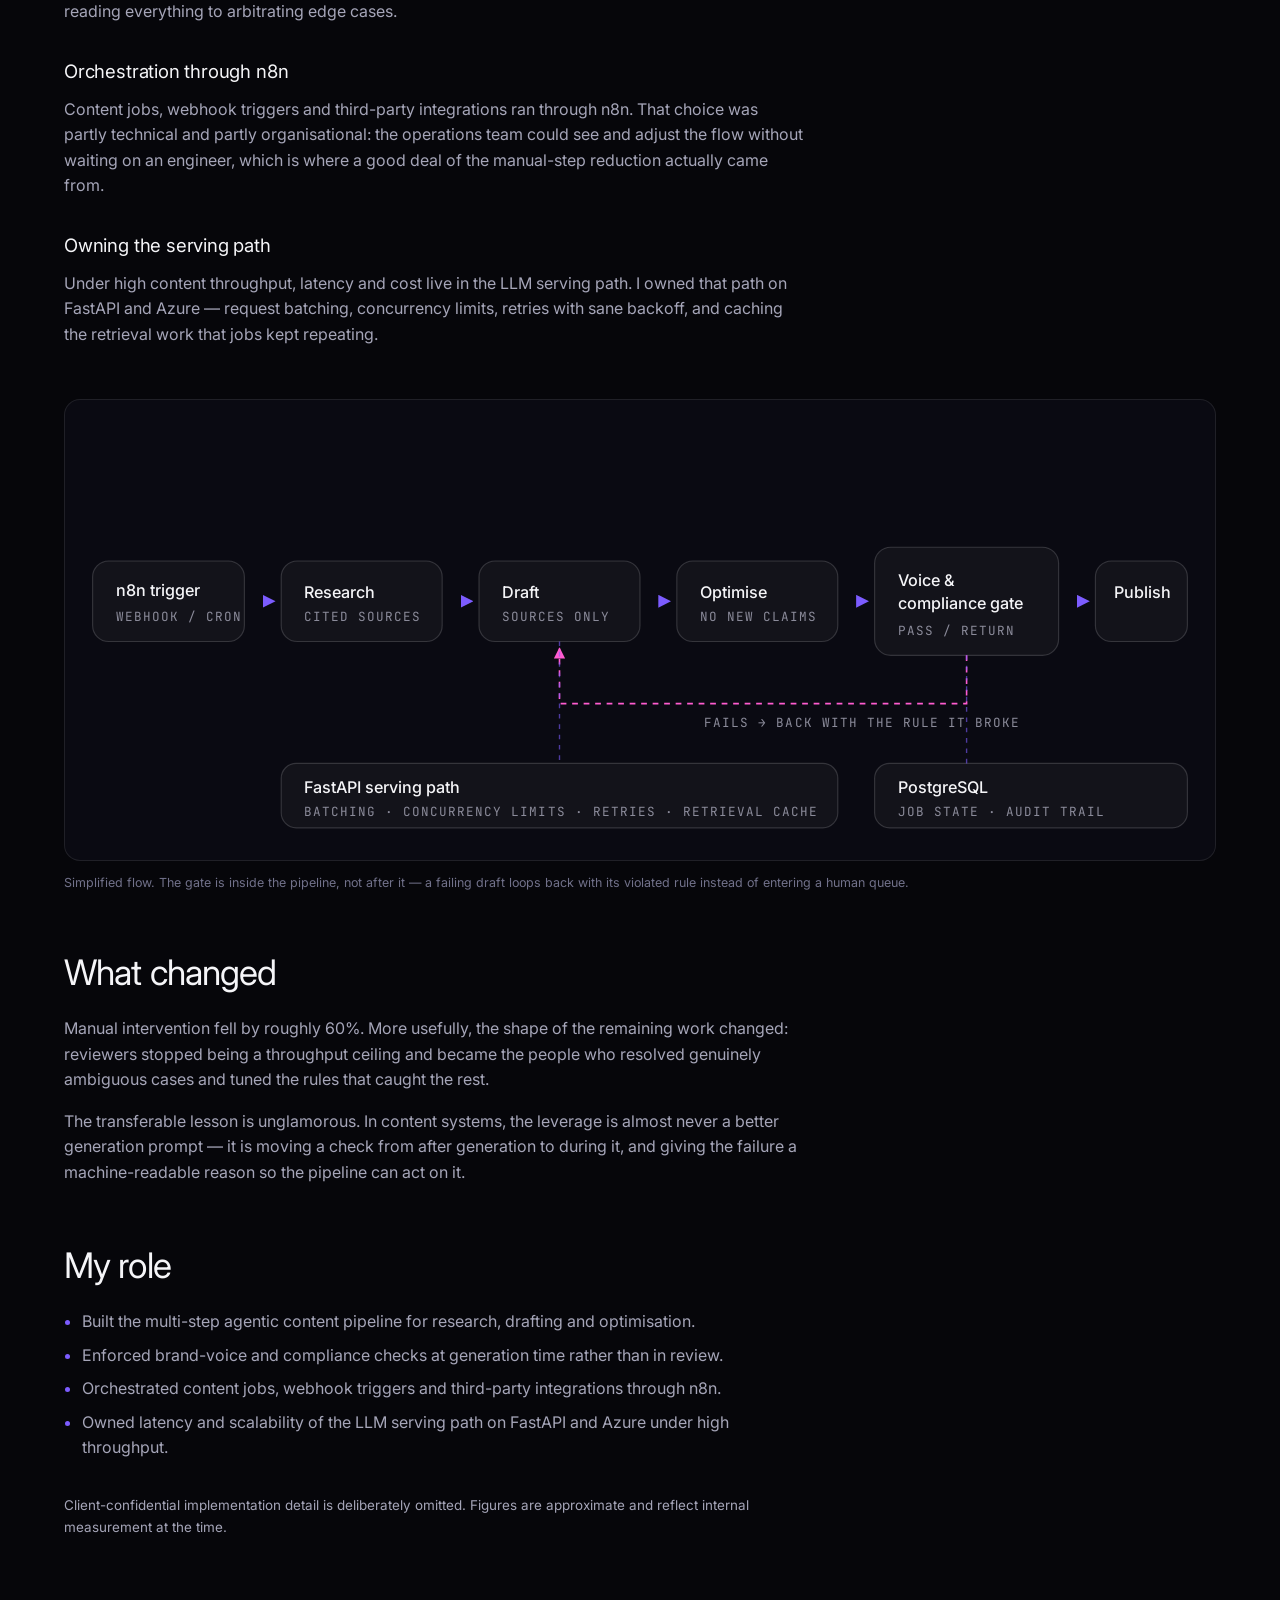
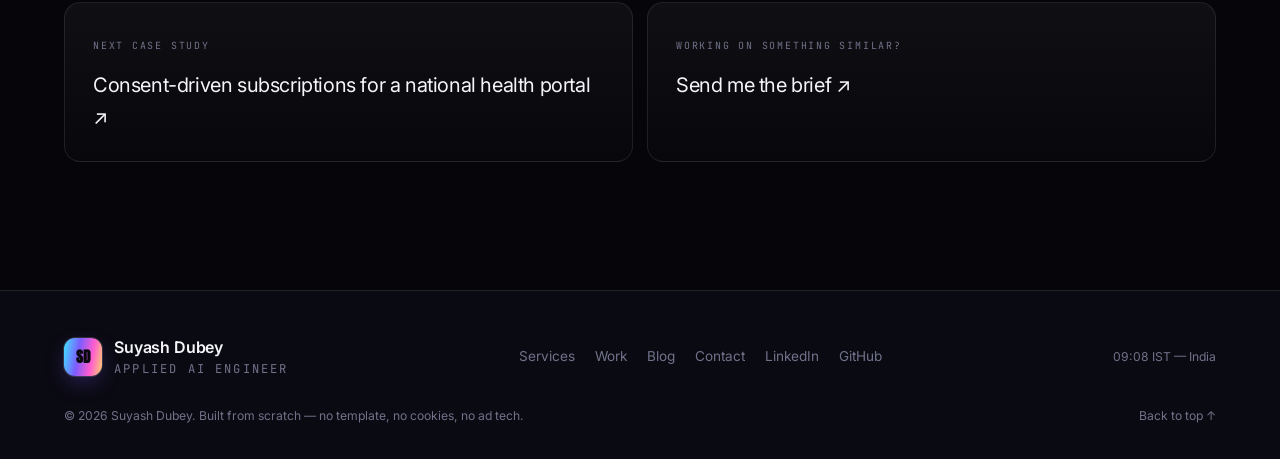
<file: work/agentic-content-engine.html>
<!doctype html>
<html lang="en">
<head>
<meta charset="utf-8">
<script>document.documentElement.classList.add('js')</script>
<meta name="viewport" content="width=device-width, initial-scale=1, viewport-fit=cover">
<title>Agentic Content Engine — Compliance at Generation Time</title>
<meta name="description" content="Multi-step research, drafting and optimisation agents with brand-voice and compliance enforced at generation time — ≈60% fewer manual steps.">
<link rel="canonical" href="https://suyashdubey.com/work/agentic-content-engine.html">
<meta name="author" content="Suyash Dubey">
<meta name="robots" content="index, follow, max-image-preview:large, max-snippet:-1">
<meta name="theme-color" content="#06060a">
<meta property="og:type" content="article">
<meta property="og:title" content="An agentic content engine with compliance built into generation">
<meta property="og:description" content="Multi-step agents on FastAPI and n8n, with brand-voice and compliance enforced at generation time rather than in review.">
<meta property="og:url" content="https://suyashdubey.com/work/agentic-content-engine.html">
<meta property="og:image" content="https://suyashdubey.com/assets/img/og.png">
<meta name="twitter:card" content="summary_large_image">
<meta name="twitter:title" content="An agentic content engine with compliance built into generation">
<meta name="twitter:description" content="Multi-step agents on FastAPI and n8n, with brand-voice and compliance enforced at generation time.">
<meta name="twitter:image" content="https://suyashdubey.com/assets/img/og.png">
<link rel="icon" href="/assets/img/favicon.svg" type="image/svg+xml">
<link rel="alternate" type="application/rss+xml" title="Suyash Dubey — blog" href="https://suyashdubey.com/blog/rss.xml">
<link rel="preconnect" href="https://fonts.googleapis.com">
<link rel="preconnect" href="https://fonts.gstatic.com" crossorigin>
<link href="https://fonts.googleapis.com/css2?family=Anton&family=Inter:wght@400;500;600&family=JetBrains+Mono:wght@400;500&display=swap" rel="stylesheet">
<link rel="stylesheet" href="/assets/css/styles.css">
<script type="application/ld+json">
{"@context":"https://schema.org","@graph":[
 {"@type":"BreadcrumbList","itemListElement":[
   {"@type":"ListItem","position":1,"name":"Home","item":"https://suyashdubey.com/"},
   {"@type":"ListItem","position":2,"name":"Work","item":"https://suyashdubey.com/#work"},
   {"@type":"ListItem","position":3,"name":"Agentic content engine","item":"https://suyashdubey.com/work/agentic-content-engine.html"}]},
 {"@type":"Article","headline":"An agentic content engine with compliance built into generation",
  "description":"Multi-step research, drafting and optimisation agents behind an AI SEO platform, with brand-voice and compliance checks enforced at generation time.",
  "author":{"@type":"Person","name":"Suyash Dubey","url":"https://suyashdubey.com/"},
  "publisher":{"@type":"Person","name":"Suyash Dubey"},
  "mainEntityOfPage":"https://suyashdubey.com/work/agentic-content-engine.html",
  "about":["AI agents","Workflow orchestration","FastAPI","n8n","LLM serving"],
  "datePublished":"2026-09-09","dateModified":"2026-09-13",
  "image":"https://suyashdubey.com/assets/img/og.png",
  "inLanguage":"en"}]}
</script>
</head>
<body>
<a class="skip" href="#main">Skip to content</a>
<div class="progress" aria-hidden="true"></div>
<header class="nav">
  <div class="wrap nav__in">
    <a class="brand" href="/" aria-label="Suyash Dubey — home">
      <span class="mono-badge" aria-hidden="true">SD</span>
      <span>Suyash Dubey<small>Applied AI Engineer</small></span>
    </a>
    <nav class="nav__links" aria-label="Primary">
      <a href="/#services">Services</a><a href="/#work">Work</a><a href="/blog/">Blog</a>
      <a href="/#about">About</a><a href="/#faq">FAQ</a>
    </nav>
    <div class="nav__cta">
      <span class="clock"><i aria-hidden="true"></i><span data-clock>India (IST)</span></span>
      <a class="btn btn--solid" href="/#contact"><span>Start a project</span><span class="arw" aria-hidden="true">↗</span></a>
      <button class="nav__toggle" type="button" aria-label="Menu" aria-expanded="false"><span></span><span></span><span></span></button>
    </div>
  </div>
</header>

<main id="main">
<section class="cs-hero">
  <div class="wrap">
    <p class="crumbs"><a href="/">Home</a> <span>/</span> <a href="/#work">Work</a> <span>/</span> <span>Agentic content engine</span></p>
    <p class="eyebrow rv">EMB Global · Rayo AI platform · 2025</p>
    <h1 class="display rv rv-d1">Compliance<br>built into<br>generation</h1>
    <p class="lead rv rv-d2" style="margin-top:26px">An AI SEO platform can produce a thousand drafts an hour. That is only useful if a human does not have to read all thousand to find the two that put the brand at risk.</p>
    <dl class="cs-meta rv rv-d3">
      <div><dt>Role</dt><dd>SDE II, Backend &amp; Generative AI</dd></div>
      <div><dt>Domain</dt><dd>Content operations at scale</dd></div>
      <div><dt>Outcome</dt><dd>≈60% fewer manual steps</dd></div>
      <div><dt>Stack</dt><dd>FastAPI · LangChain · n8n · GPT-4 / Claude · Azure · PostgreSQL</dd></div>
    </dl>
  </div>
</section>

<section style="padding-top:0">
  <div class="wrap">
    <div class="prose rv">
      <h2>The constraint</h2>
      <p>The platform's promise was volume: research a topic, draft against it, optimise for search, publish. The bottleneck was never generation. It was the review queue behind it — a person checking every draft for brand voice, for claims the client could not legally make, for the tone that works in one market and lands badly in another.</p>
      <p>Scaling generation without scaling review just moves the bottleneck. So the design question was not "how do we generate more" but "what has to be true at generation time so that review becomes an exception rather than a stage".</p>

      <p class="pull">Anything you check after generation, you will check forever. Anything you constrain during generation, you check once.</p>

      <h2>How it was built</h2>
      <h3>Agents split by responsibility, not by prompt length</h3>
      <p>Three agent roles rather than one long prompt: a research agent that gathered and cited source material, a drafting agent that worked only from what research had returned, and an optimisation agent that shaped the result for search intent without being allowed to introduce new claims. Splitting them meant each could be evaluated — and fixed — on its own terms.</p>

      <h3>Brand voice and compliance as generation-time constraints</h3>
      <p>Voice and compliance rules were injected into the generating context and enforced by a checking pass inside the pipeline, before a draft ever surfaced to a human. A violation sent the job back around the loop with the specific rule it had broken, rather than into a queue. Reviewers went from reading everything to arbitrating edge cases.</p>

      <h3>Orchestration through n8n</h3>
      <p>Content jobs, webhook triggers and third-party integrations ran through n8n. That choice was partly technical and partly organisational: the operations team could see and adjust the flow without waiting on an engineer, which is where a good deal of the manual-step reduction actually came from.</p>

      <h3>Owning the serving path</h3>
      <p>Under high content throughput, latency and cost live in the LLM serving path. I owned that path on FastAPI and Azure — request batching, concurrency limits, retries with sane backoff, and caching the retrieval work that jobs kept repeating.</p>
    </div>

    <div class="cs-diagram rv">
      <svg viewBox="0 0 1000 400" role="img" aria-label="Diagram: a content job enters from n8n, passes through research, drafting and optimisation agents, then a brand-voice and compliance gate that either loops a failing draft back to drafting or releases it to publishing, with FastAPI serving and Postgres holding job state.">
        <defs>
          <linearGradient id="e1" x1="0" y1="0" x2="1" y2="0"><stop offset="0%" stop-color="#3fe4ff"/><stop offset="100%" stop-color="#7c5cff"/></linearGradient>
          <linearGradient id="e2" x1="0" y1="0" x2="1" y2="0"><stop offset="0%" stop-color="#7c5cff"/><stop offset="100%" stop-color="#ff5cd0"/></linearGradient>
          <marker id="ar2" viewBox="0 0 10 10" refX="9" refY="5" markerWidth="7" markerHeight="7" orient="auto"><path d="M0 0 10 5 0 10z" fill="#7c5cff"/></marker>
          <marker id="ar3" viewBox="0 0 10 10" refX="9" refY="5" markerWidth="7" markerHeight="7" orient="auto"><path d="M0 0 10 5 0 10z" fill="#ff5cd0"/></marker>
        </defs>
        <style>
          .bx{fill:rgba(255,255,255,.035);stroke:rgba(255,255,255,.16)}
          .lb{fill:#f5f5f8;font:500 14px Inter,system-ui,sans-serif}
          .sm{fill:#8b8b9a;font:400 11px 'JetBrains Mono',monospace;letter-spacing:.08em}
          .ln{stroke:url(#e1);stroke-width:1.6;fill:none;marker-end:url(#ar2)}
          .back{stroke:#ff5cd0;stroke-width:1.4;fill:none;marker-end:url(#ar3);stroke-dasharray:5 5}
          .dash{stroke:#7c5cff;stroke-width:1.2;stroke-dasharray:4 5;fill:none;opacity:.6}
        </style>
        <rect class="bx" x="24" y="140" width="132" height="70" rx="14"/>
        <text class="lb" x="44" y="170">n8n trigger</text><text class="sm" x="44" y="192">WEBHOOK / CRON</text>

        <rect class="bx" x="188" y="140" width="140" height="70" rx="14"/><text class="lb" x="208" y="172">Research</text><text class="sm" x="208" y="192">CITED SOURCES</text>
        <rect class="bx" x="360" y="140" width="140" height="70" rx="14"/><text class="lb" x="380" y="172">Draft</text><text class="sm" x="380" y="192">SOURCES ONLY</text>
        <rect class="bx" x="532" y="140" width="140" height="70" rx="14"/><text class="lb" x="552" y="172">Optimise</text><text class="sm" x="552" y="192">NO NEW CLAIMS</text>

        <rect class="bx" x="704" y="128" width="160" height="94" rx="14" stroke="url(#e2)"/>
        <text class="lb" x="724" y="162">Voice &amp;</text><text class="lb" x="724" y="182">compliance gate</text><text class="sm" x="724" y="204">PASS / RETURN</text>

        <rect class="bx" x="896" y="140" width="80" height="70" rx="14"/><text class="lb" x="912" y="172">Publish</text>

        <path class="ln" d="M156 175h26"/><path class="ln" d="M328 175h26"/><path class="ln" d="M500 175h26"/><path class="ln" d="M672 175h26"/><path class="ln" d="M864 175h26"/>
        <path class="back" d="M784 222v42H430v-48"/>
        <text class="sm" x="556" y="284">FAILS → BACK WITH THE RULE IT BROKE</text>

        <rect class="bx" x="188" y="316" width="484" height="56" rx="13"/>
        <text class="lb" x="208" y="342">FastAPI serving path</text>
        <text class="sm" x="208" y="362">BATCHING · CONCURRENCY LIMITS · RETRIES · RETRIEVAL CACHE</text>
        <rect class="bx" x="704" y="316" width="272" height="56" rx="13"/>
        <text class="lb" x="724" y="342">PostgreSQL</text><text class="sm" x="724" y="362">JOB STATE · AUDIT TRAIL</text>
        <path class="dash" d="M430 210v106"/><path class="dash" d="M784 222v94"/>
      </svg>
      <p class="cs-cap">Simplified flow. The gate is inside the pipeline, not after it — a failing draft loops back with its violated rule instead of entering a human queue.</p>
    </div>

    <div class="prose rv">
      <h2>What changed</h2>
      <p>Manual intervention fell by roughly 60%. More usefully, the shape of the remaining work changed: reviewers stopped being a throughput ceiling and became the people who resolved genuinely ambiguous cases and tuned the rules that caught the rest.</p>
      <p>The transferable lesson is unglamorous. In content systems, the leverage is almost never a better generation prompt — it is moving a check from after generation to during it, and giving the failure a machine-readable reason so the pipeline can act on it.</p>

      <h2>My role</h2>
      <ul>
        <li>Built the multi-step agentic content pipeline for research, drafting and optimisation.</li>
        <li>Enforced brand-voice and compliance checks at generation time rather than in review.</li>
        <li>Orchestrated content jobs, webhook triggers and third-party integrations through n8n.</li>
        <li>Owned latency and scalability of the LLM serving path on FastAPI and Azure under high throughput.</li>
      </ul>
      <p class="muted" style="font-size:.84rem;margin-top:34px">Client-confidential implementation detail is deliberately omitted. Figures are approximate and reflect internal measurement at the time.</p>
    </div>

    <div class="next-cs">
      <a class="card card--tilt" href="/work/national-health-subscription-service.html"><em>Next case study</em><h4>Consent-driven subscriptions for a national health portal ↗</h4></a>
      <a class="card card--tilt" href="/#contact"><em>Working on something similar?</em><h4>Send me the brief ↗</h4></a>
    </div>
  </div>
</section>
</main>

<footer>
  <div class="wrap">
    <div class="foot">
      <a class="brand" href="/"><span class="mono-badge" aria-hidden="true">SD</span><span>Suyash Dubey<small>Applied AI Engineer</small></span></a>
      <nav aria-label="Footer">
        <a href="/#services">Services</a><a href="/#work">Work</a><a href="/blog/">Blog</a><a href="/#contact">Contact</a>
        <a href="https://www.linkedin.com/in/suyash-kumar-dubey-410533211" rel="me noopener" target="_blank">LinkedIn</a>
        <a href="https://github.com/suyashdube" rel="me noopener" target="_blank">GitHub</a>
      </nav>
      <small><span data-clock>India (IST)</span></small>
    </div>
    <div class="foot" style="margin-top:26px">
      <small>© <span id="yr">2026</span> Suyash Dubey. Built from scratch — no template, no cookies, no ad tech.</small>
      <small><a href="#main">Back to top ↑</a></small>
    </div>
  </div>
</footer>
<script>document.getElementById('yr').textContent=new Date().getFullYear();</script>
<script src="/assets/js/main.js" defer></script>
<script src="/assets/js/analytics.js" defer></script>
</body>
</html>
</file>
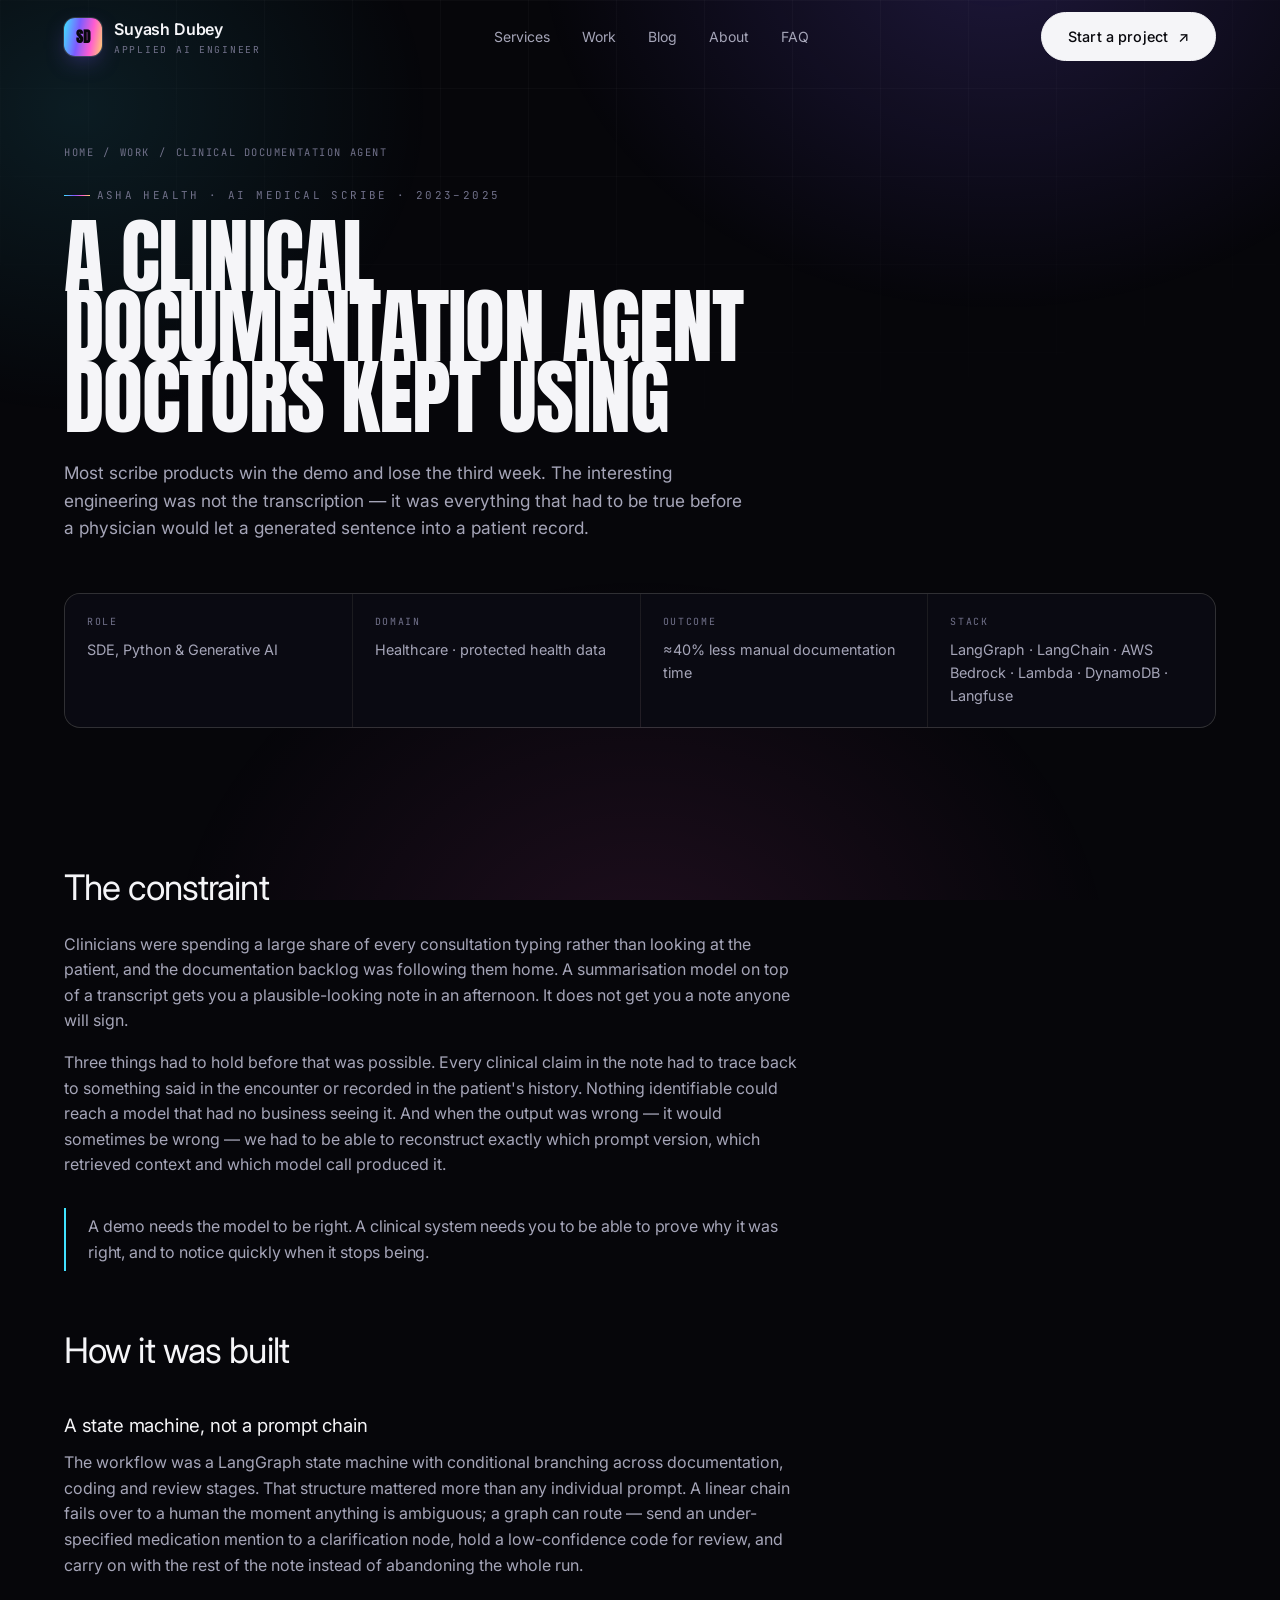
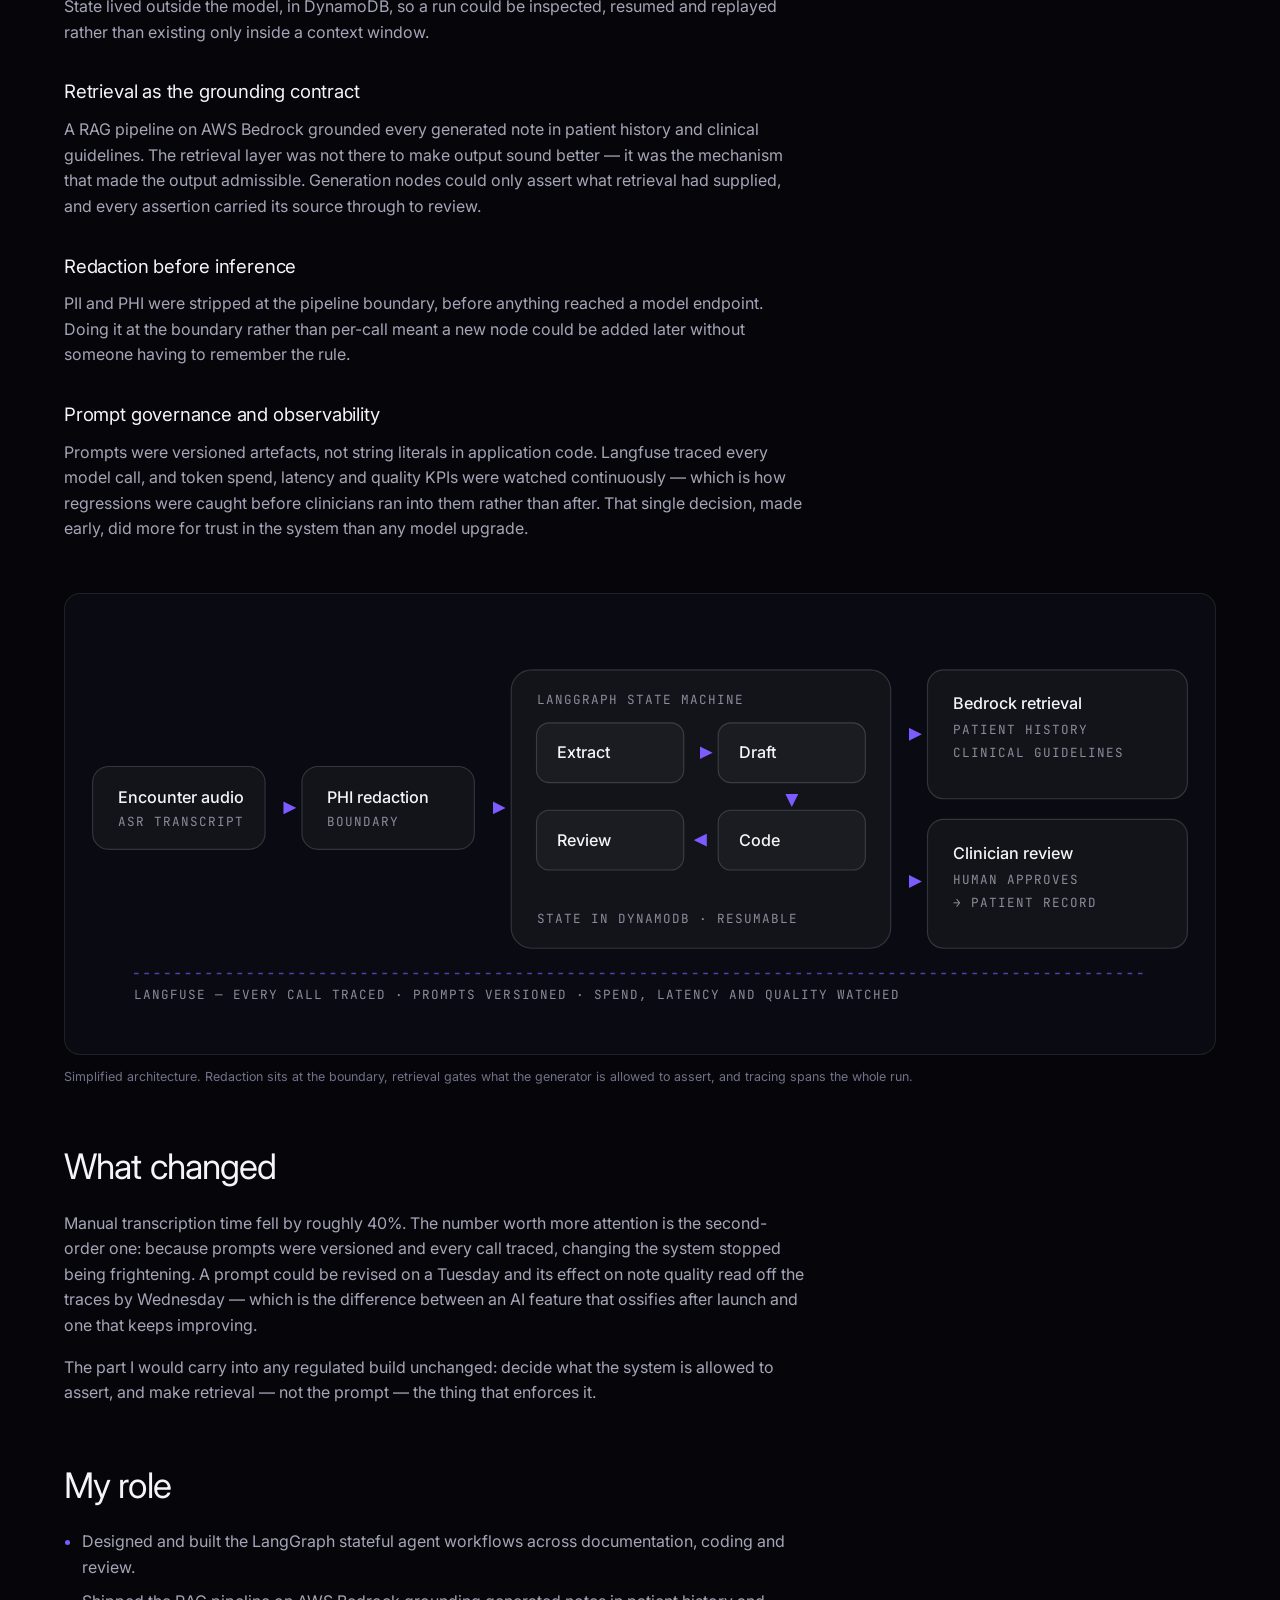
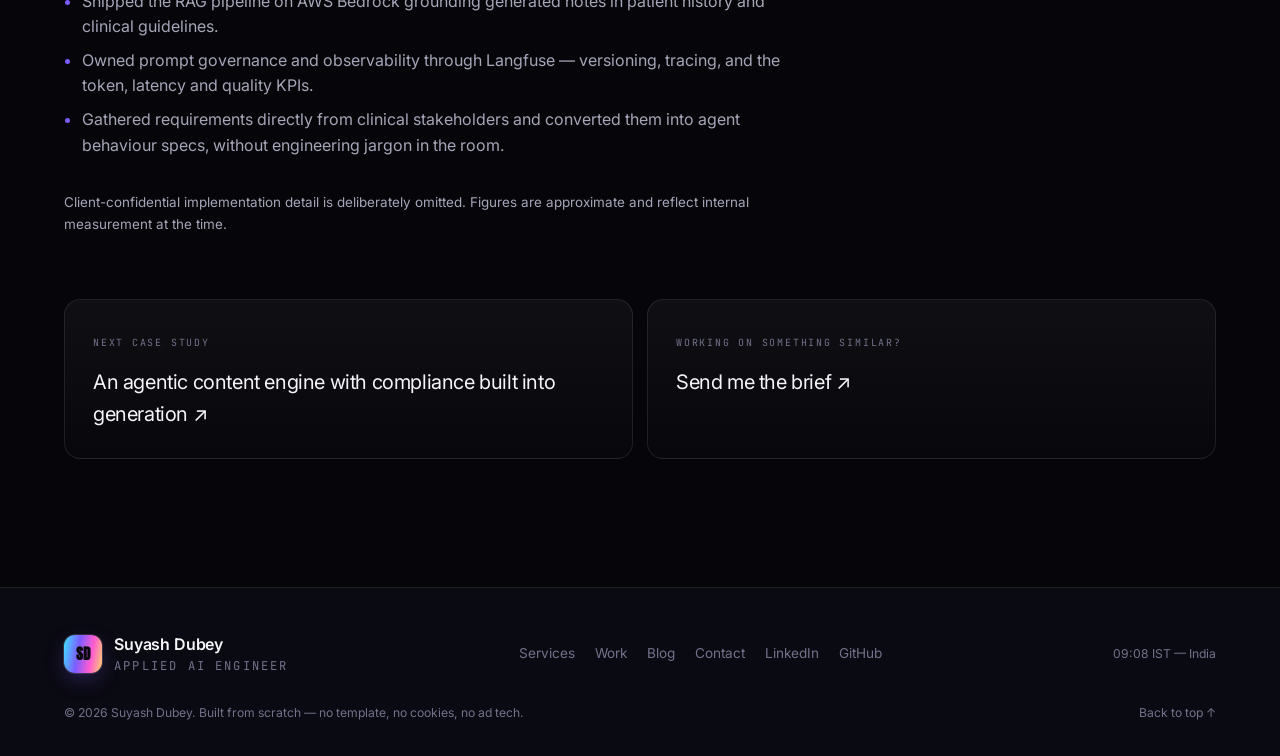
<file: work/clinical-documentation-agent.html>
<!doctype html>
<html lang="en">
<head>
<meta charset="utf-8">
<script>document.documentElement.classList.add('js')</script>
<meta name="viewport" content="width=device-width, initial-scale=1, viewport-fit=cover">
<title>Clinical Documentation Agent — LangGraph &amp; Bedrock RAG</title>
<meta name="description" content="How a LangGraph agent and an AWS Bedrock RAG pipeline turned physician–patient conversations into grounded clinical notes — ≈40% less documentation time.">
<link rel="canonical" href="https://suyashdubey.com/work/clinical-documentation-agent.html">
<meta name="author" content="Suyash Dubey">
<meta name="robots" content="index, follow, max-image-preview:large, max-snippet:-1">
<meta name="theme-color" content="#06060a">
<meta property="og:type" content="article">
<meta property="og:title" content="A clinical documentation agent that doctors kept using">
<meta property="og:description" content="LangGraph agent workflows, grounded RAG on AWS Bedrock and Langfuse prompt governance — on protected health data.">
<meta property="og:url" content="https://suyashdubey.com/work/clinical-documentation-agent.html">
<meta property="og:image" content="https://suyashdubey.com/assets/img/og.png">
<meta name="twitter:card" content="summary_large_image">
<meta name="twitter:title" content="A clinical documentation agent that doctors kept using">
<meta name="twitter:description" content="LangGraph agent workflows, grounded RAG on AWS Bedrock and Langfuse prompt governance — on protected health data.">
<meta name="twitter:image" content="https://suyashdubey.com/assets/img/og.png">
<link rel="icon" href="/assets/img/favicon.svg" type="image/svg+xml">
<link rel="alternate" type="application/rss+xml" title="Suyash Dubey — blog" href="https://suyashdubey.com/blog/rss.xml">
<link rel="preconnect" href="https://fonts.googleapis.com">
<link rel="preconnect" href="https://fonts.gstatic.com" crossorigin>
<link href="https://fonts.googleapis.com/css2?family=Anton&family=Inter:wght@400;500;600&family=JetBrains+Mono:wght@400;500&display=swap" rel="stylesheet">
<link rel="stylesheet" href="/assets/css/styles.css">
<script type="application/ld+json">
{"@context":"https://schema.org","@graph":[
 {"@type":"BreadcrumbList","itemListElement":[
   {"@type":"ListItem","position":1,"name":"Home","item":"https://suyashdubey.com/"},
   {"@type":"ListItem","position":2,"name":"Work","item":"https://suyashdubey.com/#work"},
   {"@type":"ListItem","position":3,"name":"Clinical documentation agent","item":"https://suyashdubey.com/work/clinical-documentation-agent.html"}]},
 {"@type":"Article","headline":"A clinical documentation agent that doctors kept using",
  "description":"How a LangGraph agent and an AWS Bedrock RAG pipeline turned physician–patient conversations into grounded clinical notes.",
  "author":{"@type":"Person","name":"Suyash Dubey","url":"https://suyashdubey.com/"},
  "publisher":{"@type":"Person","name":"Suyash Dubey"},
  "mainEntityOfPage":"https://suyashdubey.com/work/clinical-documentation-agent.html",
  "about":["AI agents","Retrieval-augmented generation","Healthcare AI","LangGraph","AWS Bedrock"],
  "datePublished":"2026-09-09","dateModified":"2026-09-13",
  "image":"https://suyashdubey.com/assets/img/og.png",
  "inLanguage":"en"}]}
</script>
</head>
<body>
<a class="skip" href="#main">Skip to content</a>
<div class="progress" aria-hidden="true"></div>
<header class="nav">
  <div class="wrap nav__in">
    <a class="brand" href="/" aria-label="Suyash Dubey — home">
      <span class="mono-badge" aria-hidden="true">SD</span>
      <span>Suyash Dubey<small>Applied AI Engineer</small></span>
    </a>
    <nav class="nav__links" aria-label="Primary">
      <a href="/#services">Services</a><a href="/#work">Work</a><a href="/blog/">Blog</a>
      <a href="/#about">About</a><a href="/#faq">FAQ</a>
    </nav>
    <div class="nav__cta">
      <span class="clock"><i aria-hidden="true"></i><span data-clock>India (IST)</span></span>
      <a class="btn btn--solid" href="/#contact"><span>Start a project</span><span class="arw" aria-hidden="true">↗</span></a>
      <button class="nav__toggle" type="button" aria-label="Menu" aria-expanded="false"><span></span><span></span><span></span></button>
    </div>
  </div>
</header>

<main id="main">
<section class="cs-hero">
  <div class="wrap">
    <p class="crumbs"><a href="/">Home</a> <span>/</span> <a href="/#work">Work</a> <span>/</span> <span>Clinical documentation agent</span></p>
    <p class="eyebrow rv">Asha Health · AI medical scribe · 2023–2025</p>
    <h1 class="display rv rv-d1">A clinical<br>documentation agent<br>doctors kept using</h1>
    <p class="lead rv rv-d2" style="margin-top:26px">Most scribe products win the demo and lose the third week. The interesting engineering was not the transcription — it was everything that had to be true before a physician would let a generated sentence into a patient record.</p>
    <dl class="cs-meta rv rv-d3">
      <div><dt>Role</dt><dd>SDE, Python &amp; Generative AI</dd></div>
      <div><dt>Domain</dt><dd>Healthcare · protected health data</dd></div>
      <div><dt>Outcome</dt><dd>≈40% less manual documentation time</dd></div>
      <div><dt>Stack</dt><dd>LangGraph · LangChain · AWS Bedrock · Lambda · DynamoDB · Langfuse</dd></div>
    </dl>
  </div>
</section>

<section style="padding-top:0">
  <div class="wrap">
    <div class="prose rv">
      <h2>The constraint</h2>
      <p>Clinicians were spending a large share of every consultation typing rather than looking at the patient, and the documentation backlog was following them home. A summarisation model on top of a transcript gets you a plausible-looking note in an afternoon. It does not get you a note anyone will sign.</p>
      <p>Three things had to hold before that was possible. Every clinical claim in the note had to trace back to something said in the encounter or recorded in the patient's history. Nothing identifiable could reach a model that had no business seeing it. And when the output was wrong — it would sometimes be wrong — we had to be able to reconstruct exactly which prompt version, which retrieved context and which model call produced it.</p>

      <p class="pull">A demo needs the model to be right. A clinical system needs you to be able to prove why it was right, and to notice quickly when it stops being.</p>

      <h2>How it was built</h2>
      <h3>A state machine, not a prompt chain</h3>
      <p>The workflow was a LangGraph state machine with conditional branching across documentation, coding and review stages. That structure mattered more than any individual prompt. A linear chain fails over to a human the moment anything is ambiguous; a graph can route — send an under-specified medication mention to a clarification node, hold a low-confidence code for review, and carry on with the rest of the note instead of abandoning the whole run.</p>
      <p>State lived outside the model, in DynamoDB, so a run could be inspected, resumed and replayed rather than existing only inside a context window.</p>

      <h3>Retrieval as the grounding contract</h3>
      <p>A RAG pipeline on AWS Bedrock grounded every generated note in patient history and clinical guidelines. The retrieval layer was not there to make output sound better — it was the mechanism that made the output admissible. Generation nodes could only assert what retrieval had supplied, and every assertion carried its source through to review.</p>

      <h3>Redaction before inference</h3>
      <p>PII and PHI were stripped at the pipeline boundary, before anything reached a model endpoint. Doing it at the boundary rather than per-call meant a new node could be added later without someone having to remember the rule.</p>

      <h3>Prompt governance and observability</h3>
      <p>Prompts were versioned artefacts, not string literals in application code. Langfuse traced every model call, and token spend, latency and quality KPIs were watched continuously — which is how regressions were caught before clinicians ran into them rather than after. That single decision, made early, did more for trust in the system than any model upgrade.</p>
    </div>

    <div class="cs-diagram rv">
      <svg viewBox="0 0 1000 400" role="img" aria-label="Pipeline diagram: encounter audio is transcribed, PHI is redacted, then a LangGraph agent with extract, draft, code and review nodes generates a note grounded by a Bedrock retrieval layer over patient history and clinical guidelines, with Langfuse tracing across the whole run and a clinician approving before the note reaches the record.">
        <defs>
          <linearGradient id="d1" x1="0" y1="0" x2="1" y2="0"><stop offset="0%" stop-color="#3fe4ff"/><stop offset="100%" stop-color="#7c5cff"/></linearGradient>
          <linearGradient id="d2" x1="0" y1="0" x2="1" y2="0"><stop offset="0%" stop-color="#7c5cff"/><stop offset="100%" stop-color="#ff5cd0"/></linearGradient>
          <marker id="ar" viewBox="0 0 10 10" refX="9" refY="5" markerWidth="7" markerHeight="7" orient="auto"><path d="M0 0 10 5 0 10z" fill="#7c5cff"/></marker>
        </defs>
        <style>
          .bx{fill:rgba(255,255,255,.035);stroke:rgba(255,255,255,.16)}
          .lb{fill:#f5f5f8;font:500 14px Inter,system-ui,sans-serif}
          .sm{fill:#8b8b9a;font:400 11px 'JetBrains Mono',monospace;letter-spacing:.08em}
          .ln{stroke:url(#d1);stroke-width:1.6;fill:none;marker-end:url(#ar)}
          .dash{stroke:#7c5cff;stroke-width:1.2;stroke-dasharray:4 5;fill:none;opacity:.65}
        </style>
        <rect class="bx" x="24" y="150" width="150" height="72" rx="14"/>
        <text class="lb" x="46" y="182">Encounter audio</text><text class="sm" x="46" y="202">ASR TRANSCRIPT</text>
        <rect class="bx" x="206" y="150" width="150" height="72" rx="14"/>
        <text class="lb" x="228" y="182">PHI redaction</text><text class="sm" x="228" y="202">BOUNDARY</text>

        <rect class="bx" x="388" y="66" width="330" height="242" rx="18" stroke="url(#d2)"/>
        <text class="sm" x="410" y="96">LANGGRAPH STATE MACHINE</text>
        <rect class="bx" x="410" y="112" width="128" height="52" rx="11"/><text class="lb" x="428" y="143">Extract</text>
        <rect class="bx" x="568" y="112" width="128" height="52" rx="11"/><text class="lb" x="586" y="143">Draft</text>
        <rect class="bx" x="410" y="188" width="128" height="52" rx="11"/><text class="lb" x="428" y="219">Review</text>
        <rect class="bx" x="568" y="188" width="128" height="52" rx="11"/><text class="lb" x="586" y="219">Code</text>
        <path class="ln" d="M538 138h24"/><path class="ln" d="M632 164v20"/><path class="ln" d="M562 214h-20" transform="translate(6 0)"/>
        <text class="sm" x="410" y="286">STATE IN DYNAMODB · RESUMABLE</text>

        <rect class="bx" x="750" y="66" width="226" height="112" rx="14"/>
        <text class="lb" x="772" y="100">Bedrock retrieval</text>
        <text class="sm" x="772" y="122">PATIENT HISTORY</text><text class="sm" x="772" y="142">CLINICAL GUIDELINES</text>
        <rect class="bx" x="750" y="196" width="226" height="112" rx="14"/>
        <text class="lb" x="772" y="230">Clinician review</text>
        <text class="sm" x="772" y="252">HUMAN APPROVES</text><text class="sm" x="772" y="272">→ PATIENT RECORD</text>

        <path class="ln" d="M174 186h26"/><path class="ln" d="M356 186h26"/>
        <path class="ln" d="M718 122h26"/><path class="ln" d="M718 250h26"/>
        <path class="dash" d="M60 330h880"/>
        <text class="sm" x="60" y="352">LANGFUSE — EVERY CALL TRACED · PROMPTS VERSIONED · SPEND, LATENCY AND QUALITY WATCHED</text>
      </svg>
      <p class="cs-cap">Simplified architecture. Redaction sits at the boundary, retrieval gates what the generator is allowed to assert, and tracing spans the whole run.</p>
    </div>

    <div class="prose rv">
      <h2>What changed</h2>
      <p>Manual transcription time fell by roughly 40%. The number worth more attention is the second-order one: because prompts were versioned and every call traced, changing the system stopped being frightening. A prompt could be revised on a Tuesday and its effect on note quality read off the traces by Wednesday — which is the difference between an AI feature that ossifies after launch and one that keeps improving.</p>
      <p>The part I would carry into any regulated build unchanged: decide what the system is allowed to assert, and make retrieval — not the prompt — the thing that enforces it.</p>

      <h2>My role</h2>
      <ul>
        <li>Designed and built the LangGraph stateful agent workflows across documentation, coding and review.</li>
        <li>Shipped the RAG pipeline on AWS Bedrock grounding generated notes in patient history and clinical guidelines.</li>
        <li>Owned prompt governance and observability through Langfuse — versioning, tracing, and the token, latency and quality KPIs.</li>
        <li>Gathered requirements directly from clinical stakeholders and converted them into agent behaviour specs, without engineering jargon in the room.</li>
      </ul>
      <p class="muted" style="font-size:.84rem;margin-top:34px">Client-confidential implementation detail is deliberately omitted. Figures are approximate and reflect internal measurement at the time.</p>
    </div>

    <div class="next-cs">
      <a class="card card--tilt" href="/work/agentic-content-engine.html"><em>Next case study</em><h4>An agentic content engine with compliance built into generation ↗</h4></a>
      <a class="card card--tilt" href="/#contact"><em>Working on something similar?</em><h4>Send me the brief ↗</h4></a>
    </div>
  </div>
</section>
</main>

<footer>
  <div class="wrap">
    <div class="foot">
      <a class="brand" href="/"><span class="mono-badge" aria-hidden="true">SD</span><span>Suyash Dubey<small>Applied AI Engineer</small></span></a>
      <nav aria-label="Footer">
        <a href="/#services">Services</a><a href="/#work">Work</a><a href="/blog/">Blog</a><a href="/#contact">Contact</a>
        <a href="https://www.linkedin.com/in/suyash-kumar-dubey-410533211" rel="me noopener" target="_blank">LinkedIn</a>
        <a href="https://github.com/suyashdube" rel="me noopener" target="_blank">GitHub</a>
      </nav>
      <small><span data-clock>India (IST)</span></small>
    </div>
    <div class="foot" style="margin-top:26px">
      <small>© <span id="yr">2026</span> Suyash Dubey. Built from scratch — no template, no cookies, no ad tech.</small>
      <small><a href="#main">Back to top ↑</a></small>
    </div>
  </div>
</footer>
<script>document.getElementById('yr').textContent=new Date().getFullYear();</script>
<script src="/assets/js/main.js" defer></script>
<script src="/assets/js/analytics.js" defer></script>
</body>
</html>
</file>
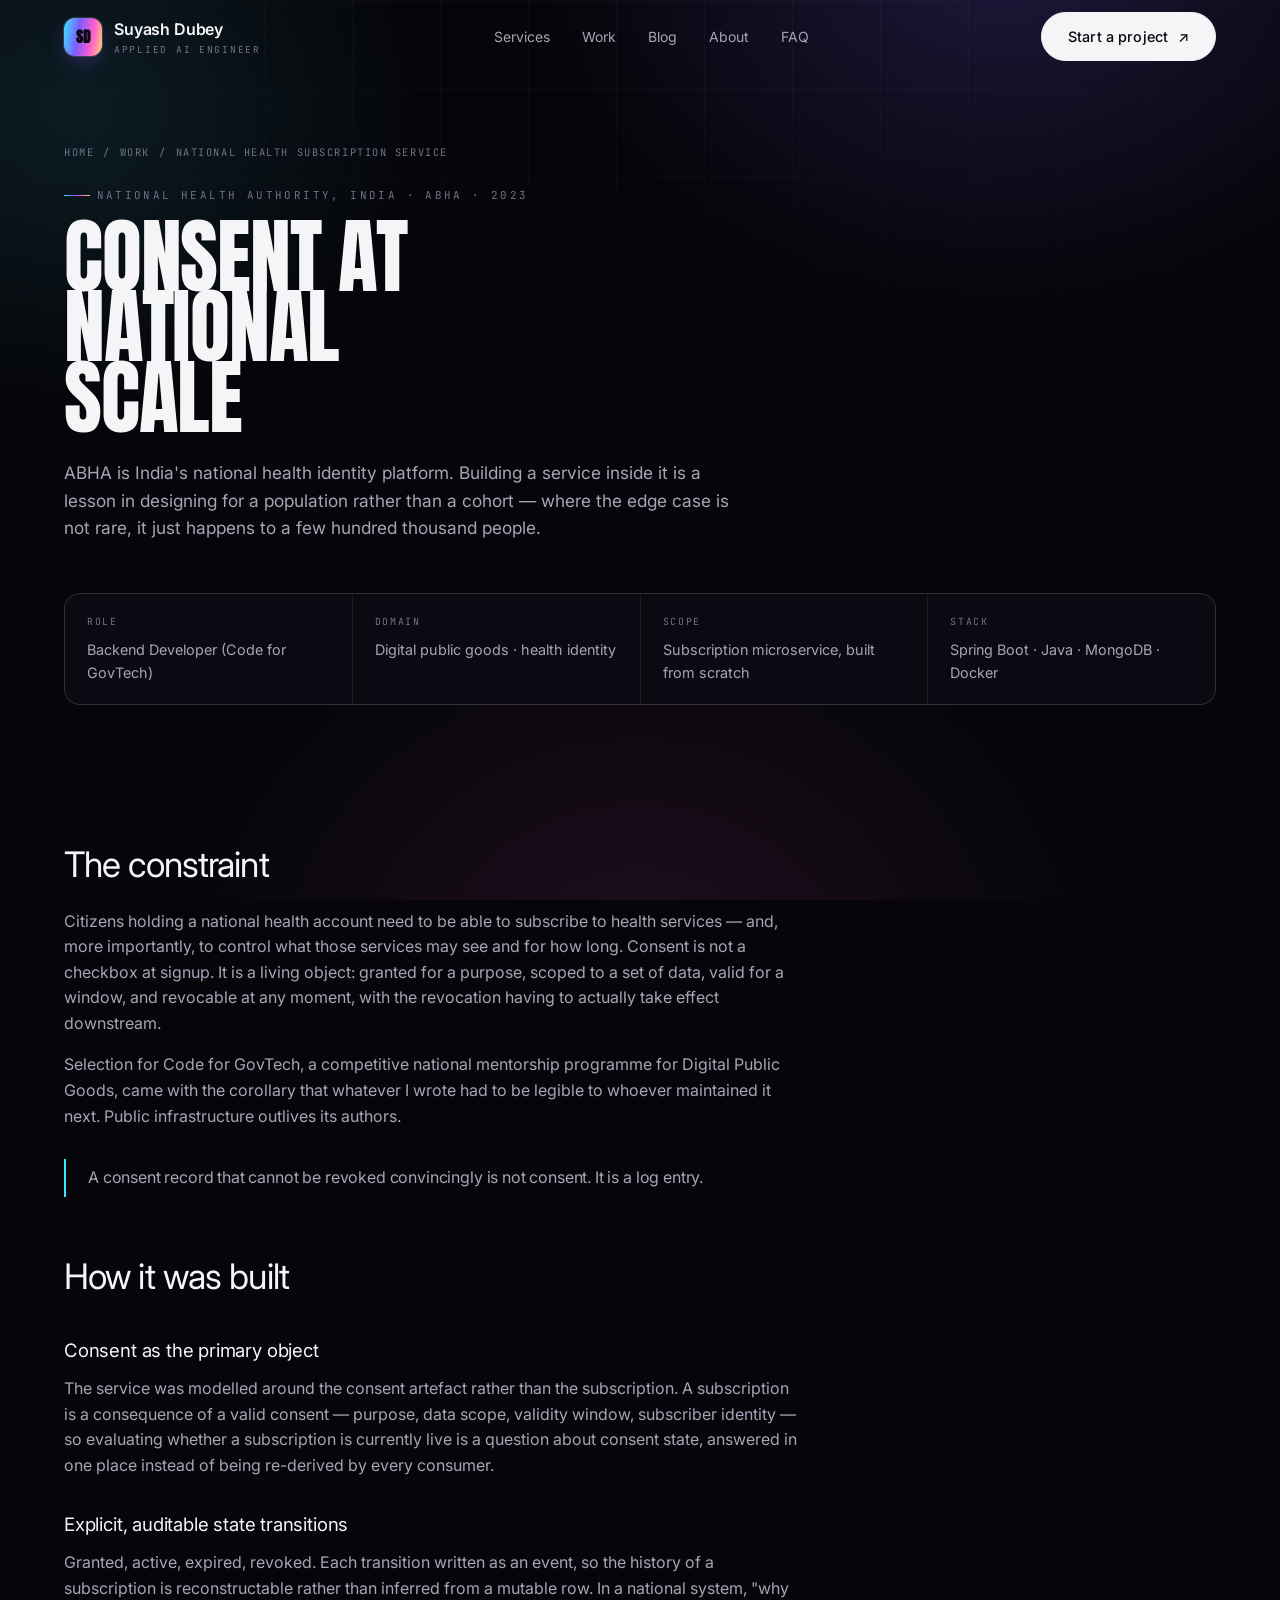
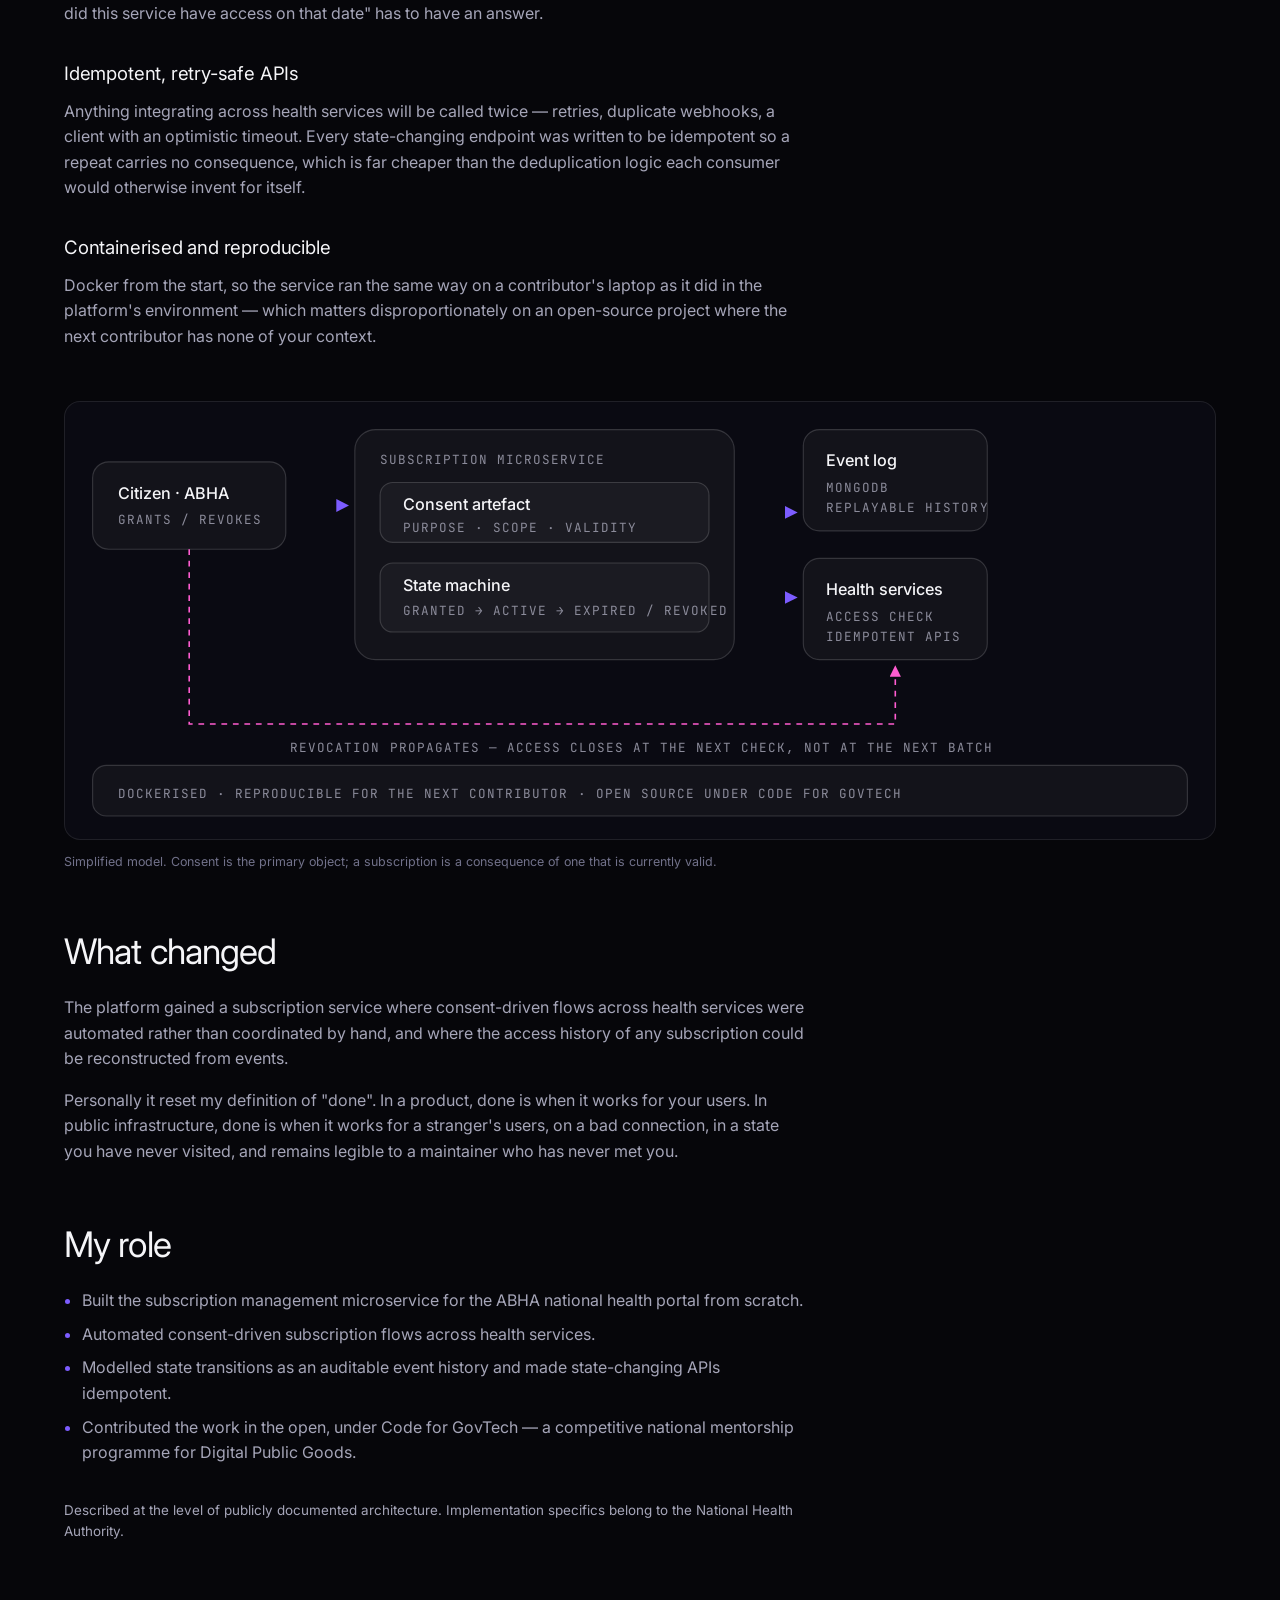
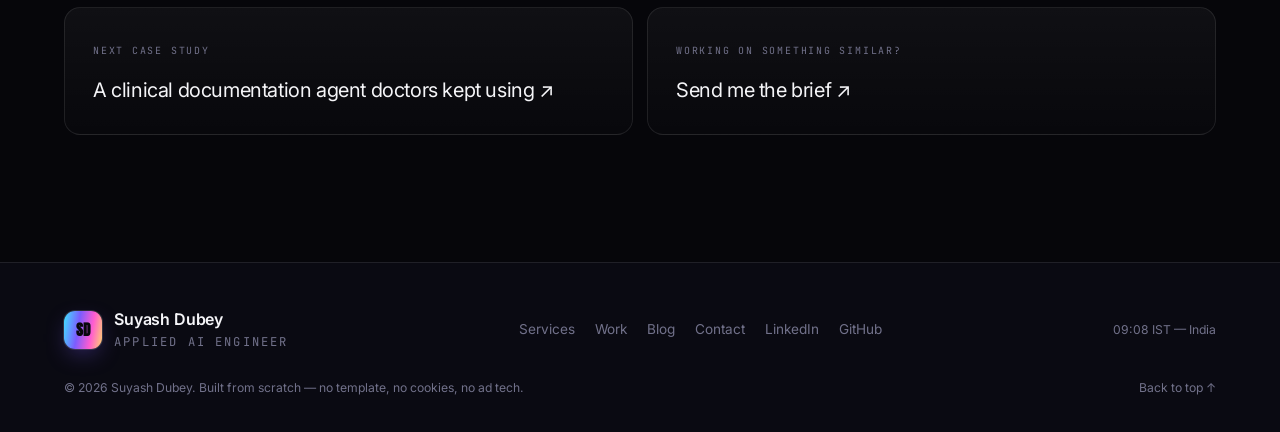
<file: work/national-health-subscription-service.html>
<!doctype html>
<html lang="en">
<head>
<meta charset="utf-8">
<script>document.documentElement.classList.add('js')</script>
<meta name="viewport" content="width=device-width, initial-scale=1, viewport-fit=cover">
<title>Consent-Driven Subscriptions for ABHA — Case Study</title>
<meta name="description" content="Building the subscription microservice for ABHA, India's national health identity platform — consent as the primary object, via Code for GovTech.">
<link rel="canonical" href="https://suyashdubey.com/work/national-health-subscription-service.html">
<meta name="author" content="Suyash Dubey">
<meta name="robots" content="index, follow, max-image-preview:large, max-snippet:-1">
<meta name="theme-color" content="#06060a">
<meta property="og:type" content="article">
<meta property="og:title" content="Consent-driven subscriptions for a national health portal">
<meta property="og:description" content="The subscription management microservice for ABHA, built from scratch as part of Code for GovTech.">
<meta property="og:url" content="https://suyashdubey.com/work/national-health-subscription-service.html">
<meta property="og:image" content="https://suyashdubey.com/assets/img/og.png">
<meta name="twitter:card" content="summary_large_image">
<meta name="twitter:title" content="Consent-driven subscriptions for a national health portal">
<meta name="twitter:description" content="The subscription management microservice for ABHA, built from scratch as part of Code for GovTech.">
<meta name="twitter:image" content="https://suyashdubey.com/assets/img/og.png">
<link rel="icon" href="/assets/img/favicon.svg" type="image/svg+xml">
<link rel="alternate" type="application/rss+xml" title="Suyash Dubey — blog" href="https://suyashdubey.com/blog/rss.xml">
<link rel="preconnect" href="https://fonts.googleapis.com">
<link rel="preconnect" href="https://fonts.gstatic.com" crossorigin>
<link href="https://fonts.googleapis.com/css2?family=Anton&family=Inter:wght@400;500;600&family=JetBrains+Mono:wght@400;500&display=swap" rel="stylesheet">
<link rel="stylesheet" href="/assets/css/styles.css">
<script type="application/ld+json">
{"@context":"https://schema.org","@graph":[
 {"@type":"BreadcrumbList","itemListElement":[
   {"@type":"ListItem","position":1,"name":"Home","item":"https://suyashdubey.com/"},
   {"@type":"ListItem","position":2,"name":"Work","item":"https://suyashdubey.com/#work"},
   {"@type":"ListItem","position":3,"name":"National health subscription service","item":"https://suyashdubey.com/work/national-health-subscription-service.html"}]},
 {"@type":"Article","headline":"Consent-driven subscriptions for a national health portal",
  "description":"Building the subscription management microservice for ABHA, India's national health identity platform, as part of Code for GovTech.",
  "author":{"@type":"Person","name":"Suyash Dubey","url":"https://suyashdubey.com/"},
  "publisher":{"@type":"Person","name":"Suyash Dubey"},
  "mainEntityOfPage":"https://suyashdubey.com/work/national-health-subscription-service.html",
  "about":["Digital public goods","Microservices","Spring Boot","Consent management","Health infrastructure"],
  "datePublished":"2026-09-09","dateModified":"2026-09-13",
  "image":"https://suyashdubey.com/assets/img/og.png",
  "inLanguage":"en"}]}
</script>
</head>
<body>
<a class="skip" href="#main">Skip to content</a>
<div class="progress" aria-hidden="true"></div>
<header class="nav">
  <div class="wrap nav__in">
    <a class="brand" href="/" aria-label="Suyash Dubey — home">
      <span class="mono-badge" aria-hidden="true">SD</span>
      <span>Suyash Dubey<small>Applied AI Engineer</small></span>
    </a>
    <nav class="nav__links" aria-label="Primary">
      <a href="/#services">Services</a><a href="/#work">Work</a><a href="/blog/">Blog</a>
      <a href="/#about">About</a><a href="/#faq">FAQ</a>
    </nav>
    <div class="nav__cta">
      <span class="clock"><i aria-hidden="true"></i><span data-clock>India (IST)</span></span>
      <a class="btn btn--solid" href="/#contact"><span>Start a project</span><span class="arw" aria-hidden="true">↗</span></a>
      <button class="nav__toggle" type="button" aria-label="Menu" aria-expanded="false"><span></span><span></span><span></span></button>
    </div>
  </div>
</header>

<main id="main">
<section class="cs-hero">
  <div class="wrap">
    <p class="crumbs"><a href="/">Home</a> <span>/</span> <a href="/#work">Work</a> <span>/</span> <span>National health subscription service</span></p>
    <p class="eyebrow rv">National Health Authority, India · ABHA · 2023</p>
    <h1 class="display rv rv-d1">Consent at<br>national<br>scale</h1>
    <p class="lead rv rv-d2" style="margin-top:26px">ABHA is India's national health identity platform. Building a service inside it is a lesson in designing for a population rather than a cohort — where the edge case is not rare, it just happens to a few hundred thousand people.</p>
    <dl class="cs-meta rv rv-d3">
      <div><dt>Role</dt><dd>Backend Developer (Code for GovTech)</dd></div>
      <div><dt>Domain</dt><dd>Digital public goods · health identity</dd></div>
      <div><dt>Scope</dt><dd>Subscription microservice, built from scratch</dd></div>
      <div><dt>Stack</dt><dd>Spring Boot · Java · MongoDB · Docker</dd></div>
    </dl>
  </div>
</section>

<section style="padding-top:0">
  <div class="wrap">
    <div class="prose rv">
      <h2>The constraint</h2>
      <p>Citizens holding a national health account need to be able to subscribe to health services — and, more importantly, to control what those services may see and for how long. Consent is not a checkbox at signup. It is a living object: granted for a purpose, scoped to a set of data, valid for a window, and revocable at any moment, with the revocation having to actually take effect downstream.</p>
      <p>Selection for Code for GovTech, a competitive national mentorship programme for Digital Public Goods, came with the corollary that whatever I wrote had to be legible to whoever maintained it next. Public infrastructure outlives its authors.</p>

      <p class="pull">A consent record that cannot be revoked convincingly is not consent. It is a log entry.</p>

      <h2>How it was built</h2>
      <h3>Consent as the primary object</h3>
      <p>The service was modelled around the consent artefact rather than the subscription. A subscription is a consequence of a valid consent — purpose, data scope, validity window, subscriber identity — so evaluating whether a subscription is currently live is a question about consent state, answered in one place instead of being re-derived by every consumer.</p>

      <h3>Explicit, auditable state transitions</h3>
      <p>Granted, active, expired, revoked. Each transition written as an event, so the history of a subscription is reconstructable rather than inferred from a mutable row. In a national system, "why did this service have access on that date" has to have an answer.</p>

      <h3>Idempotent, retry-safe APIs</h3>
      <p>Anything integrating across health services will be called twice — retries, duplicate webhooks, a client with an optimistic timeout. Every state-changing endpoint was written to be idempotent so a repeat carries no consequence, which is far cheaper than the deduplication logic each consumer would otherwise invent for itself.</p>

      <h3>Containerised and reproducible</h3>
      <p>Docker from the start, so the service ran the same way on a contributor's laptop as it did in the platform's environment — which matters disproportionately on an open-source project where the next contributor has none of your context.</p>
    </div>

    <div class="cs-diagram rv">
      <svg viewBox="0 0 1000 380" role="img" aria-label="Diagram: a citizen grants consent through the ABHA portal; the subscription service records the consent artefact with purpose, scope and validity, writes each state transition as an event to MongoDB, and answers access checks from health services, with revocation immediately closing access.">
        <defs>
          <linearGradient id="n1" x1="0" y1="0" x2="1" y2="0"><stop offset="0%" stop-color="#3fe4ff"/><stop offset="100%" stop-color="#7c5cff"/></linearGradient>
          <linearGradient id="n2" x1="0" y1="0" x2="1" y2="0"><stop offset="0%" stop-color="#7c5cff"/><stop offset="100%" stop-color="#ff5cd0"/></linearGradient>
          <marker id="an" viewBox="0 0 10 10" refX="9" refY="5" markerWidth="7" markerHeight="7" orient="auto"><path d="M0 0 10 5 0 10z" fill="#7c5cff"/></marker>
          <marker id="an2" viewBox="0 0 10 10" refX="9" refY="5" markerWidth="7" markerHeight="7" orient="auto"><path d="M0 0 10 5 0 10z" fill="#ff5cd0"/></marker>
        </defs>
        <style>
          .bx{fill:rgba(255,255,255,.035);stroke:rgba(255,255,255,.16)}
          .lb{fill:#f5f5f8;font:500 14px Inter,system-ui,sans-serif}
          .sm{fill:#8b8b9a;font:400 11px 'JetBrains Mono',monospace;letter-spacing:.08em}
          .ln{stroke:url(#n1);stroke-width:1.6;fill:none;marker-end:url(#an)}
          .rev{stroke:#ff5cd0;stroke-width:1.4;fill:none;marker-end:url(#an2);stroke-dasharray:5 5}
        </style>
        <rect class="bx" x="24" y="52" width="168" height="76" rx="14"/>
        <text class="lb" x="46" y="84">Citizen · ABHA</text><text class="sm" x="46" y="106">GRANTS / REVOKES</text>

        <rect class="bx" x="252" y="24" width="330" height="200" rx="18" stroke="url(#n2)"/>
        <text class="sm" x="274" y="54">SUBSCRIPTION MICROSERVICE</text>
        <rect class="bx" x="274" y="70" width="286" height="52" rx="11"/>
        <text class="lb" x="294" y="94">Consent artefact</text><text class="sm" x="294" y="113">PURPOSE · SCOPE · VALIDITY</text>
        <rect class="bx" x="274" y="140" width="286" height="60" rx="11"/>
        <text class="lb" x="294" y="164">State machine</text>
        <text class="sm" x="294" y="185">GRANTED → ACTIVE → EXPIRED / REVOKED</text>

        <rect class="bx" x="642" y="24" width="160" height="88" rx="14"/>
        <text class="lb" x="662" y="56">Event log</text><text class="sm" x="662" y="78">MONGODB</text><text class="sm" x="662" y="96">REPLAYABLE HISTORY</text>

        <rect class="bx" x="642" y="136" width="160" height="88" rx="14"/>
        <text class="lb" x="662" y="168">Health services</text><text class="sm" x="662" y="190">ACCESS CHECK</text><text class="sm" x="662" y="208">IDEMPOTENT APIS</text>

        <path class="ln" d="M192 90h54"/>
        <path class="ln" d="M582 96h54"/>
        <path class="ln" d="M582 170h54"/>
        <path class="rev" d="M108 128v152h614v-50"/>
        <text class="sm" x="196" y="304">REVOCATION PROPAGATES — ACCESS CLOSES AT THE NEXT CHECK, NOT AT THE NEXT BATCH</text>
        <rect class="bx" x="24" y="316" width="952" height="44" rx="12"/>
        <text class="sm" x="46" y="344">DOCKERISED · REPRODUCIBLE FOR THE NEXT CONTRIBUTOR · OPEN SOURCE UNDER CODE FOR GOVTECH</text>
      </svg>
      <p class="cs-cap">Simplified model. Consent is the primary object; a subscription is a consequence of one that is currently valid.</p>
    </div>

    <div class="prose rv">
      <h2>What changed</h2>
      <p>The platform gained a subscription service where consent-driven flows across health services were automated rather than coordinated by hand, and where the access history of any subscription could be reconstructed from events.</p>
      <p>Personally it reset my definition of "done". In a product, done is when it works for your users. In public infrastructure, done is when it works for a stranger's users, on a bad connection, in a state you have never visited, and remains legible to a maintainer who has never met you.</p>

      <h2>My role</h2>
      <ul>
        <li>Built the subscription management microservice for the ABHA national health portal from scratch.</li>
        <li>Automated consent-driven subscription flows across health services.</li>
        <li>Modelled state transitions as an auditable event history and made state-changing APIs idempotent.</li>
        <li>Contributed the work in the open, under Code for GovTech — a competitive national mentorship programme for Digital Public Goods.</li>
      </ul>
      <p class="muted" style="font-size:.84rem;margin-top:34px">Described at the level of publicly documented architecture. Implementation specifics belong to the National Health Authority.</p>
    </div>

    <div class="next-cs">
      <a class="card card--tilt" href="/work/clinical-documentation-agent.html"><em>Next case study</em><h4>A clinical documentation agent doctors kept using ↗</h4></a>
      <a class="card card--tilt" href="/#contact"><em>Working on something similar?</em><h4>Send me the brief ↗</h4></a>
    </div>
  </div>
</section>
</main>

<footer>
  <div class="wrap">
    <div class="foot">
      <a class="brand" href="/"><span class="mono-badge" aria-hidden="true">SD</span><span>Suyash Dubey<small>Applied AI Engineer</small></span></a>
      <nav aria-label="Footer">
        <a href="/#services">Services</a><a href="/#work">Work</a><a href="/blog/">Blog</a><a href="/#contact">Contact</a>
        <a href="https://www.linkedin.com/in/suyash-kumar-dubey-410533211" rel="me noopener" target="_blank">LinkedIn</a>
        <a href="https://github.com/suyashdube" rel="me noopener" target="_blank">GitHub</a>
      </nav>
      <small><span data-clock>India (IST)</span></small>
    </div>
    <div class="foot" style="margin-top:26px">
      <small>© <span id="yr">2026</span> Suyash Dubey. Built from scratch — no template, no cookies, no ad tech.</small>
      <small><a href="#main">Back to top ↑</a></small>
    </div>
  </div>
</footer>
<script>document.getElementById('yr').textContent=new Date().getFullYear();</script>
<script src="/assets/js/main.js" defer></script>
<script src="/assets/js/analytics.js" defer></script>
</body>
</html>
</file>
<file: assets/css/styles.css>
/* ============================================================
   Suyash Dubey — Applied AI Engineer
   Design system: dark iridescent / oversized condensed display
   ============================================================ */

:root{
  --bg:#06060a;
  --bg-2:#0a0a12;
  --bg-3:#0e0e18;
  --line:rgba(255,255,255,.09);
  --line-2:rgba(255,255,255,.055);
  --fg:#f5f5f8;
  --fg-dim:#a5a5b8;
  --fg-mute:#71718a;

  --violet:#7c5cff;
  --cyan:#3fe4ff;
  --magenta:#ff5cd0;
  --lime:#c8ff4d;

  --grad-iris:linear-gradient(100deg,#3fe4ff 0%,#7c5cff 38%,#ff5cd0 70%,#ffd36e 100%);

  --font-display:"Anton",'Arial Narrow',Impact,system-ui,sans-serif;
  --font-body:"Inter",-apple-system,BlinkMacSystemFont,"Segoe UI",Roboto,Helvetica,Arial,sans-serif;
  --font-mono:"JetBrains Mono",ui-monospace,SFMono-Regular,Menlo,Consolas,monospace;

  --pad:clamp(20px,5vw,72px);
  --maxw:1380px;
  --r:16px;
  --ease:cubic-bezier(.22,1,.36,1);
}

*,*::before,*::after{box-sizing:border-box}
html{-webkit-text-size-adjust:100%;scroll-behavior:smooth}
@media (prefers-reduced-motion:reduce){html{scroll-behavior:auto}}

body{
  margin:0;
  background:var(--bg);
  color:var(--fg);
  font-family:var(--font-body);
  font-size:16px;
  line-height:1.6;
  -webkit-font-smoothing:antialiased;
  overflow-x:hidden;
}

/* ambient field ------------------------------------------------ */
body::before{
  content:"";position:fixed;inset:0;z-index:0;pointer-events:none;
  background:
    radial-gradient(58vw 46vw at 78% -6%, rgba(124,92,255,.20), transparent 62%),
    radial-gradient(46vw 40vw at 6% 12%, rgba(63,228,255,.10), transparent 60%),
    radial-gradient(60vw 50vw at 50% 108%, rgba(255,92,208,.10), transparent 62%);
}
body::after{
  content:"";position:fixed;inset:0;z-index:0;pointer-events:none;opacity:.5;
  background-image:linear-gradient(var(--line-2) 1px,transparent 1px),linear-gradient(90deg,var(--line-2) 1px,transparent 1px);
  background-size:88px 88px;
  mask-image:radial-gradient(ellipse 100% 70% at 50% 0%,#000 20%,transparent 80%);
  -webkit-mask-image:radial-gradient(ellipse 100% 70% at 50% 0%,#000 20%,transparent 80%);
}
main,header,footer{position:relative;z-index:1}

/* type --------------------------------------------------------- */
h1,h2,h3,h4{margin:0;font-weight:400;letter-spacing:-.02em}
.display{
  font-family:var(--font-display);
  text-transform:uppercase;
  line-height:.86;
  letter-spacing:-.015em;
  font-weight:400;
}
h1.display{font-size:clamp(2.5rem,7vw,7.2rem);overflow-wrap:normal;hyphens:none}
h2.display{font-size:clamp(2.2rem,5.6vw,5rem)}
h3.display{font-size:clamp(1.5rem,2.4vw,2.3rem)}
p{margin:0 0 1em}
a{color:inherit;text-decoration:none}

.eyebrow{
  font-family:var(--font-mono);
  font-size:.68rem;
  letter-spacing:.22em;
  text-transform:uppercase;
  color:var(--fg-mute);
  display:flex;align-items:center;gap:.6em;
  margin:0 0 1.1rem;
}
.eyebrow::before{
  content:"";width:26px;height:1px;background:var(--grad-iris);flex:none;
}
.lead{font-size:clamp(1rem,1.35vw,1.2rem);color:var(--fg-dim);max-width:62ch}
.muted{color:var(--fg-mute)}
.iris-text{
  background:var(--grad-iris);-webkit-background-clip:text;background-clip:text;color:transparent;
}

.wrap{max-width:var(--maxw);margin-inline:auto;padding-inline:var(--pad)}
section{padding-block:clamp(72px,10vw,150px)}
.sec-head{display:flex;flex-wrap:wrap;gap:24px 48px;align-items:flex-end;justify-content:space-between;margin-bottom:clamp(36px,5vw,68px)}
.sec-head .lead{max-width:46ch}
.rule{height:1px;background:var(--line);border:0;margin:0}

/* buttons ------------------------------------------------------ */
.btn{
  --btn-bg:transparent;--btn-fg:var(--fg);--btn-bd:var(--line);
  position:relative;display:inline-flex;align-items:center;gap:.65em;
  padding:15px 26px;border-radius:999px;border:1px solid var(--btn-bd);
  background:var(--btn-bg);color:var(--btn-fg);
  font-family:inherit;font-size:.9rem;font-weight:500;line-height:1.2;letter-spacing:.01em;cursor:pointer;
  transition:transform .5s var(--ease),background .35s,color .35s,border-color .35s;
  will-change:transform;overflow:hidden;white-space:nowrap;
}
.btn span{position:relative;z-index:1}
.btn .arw{transition:transform .45s var(--ease)}
.btn:hover .arw{transform:translate(3px,-3px)}
.btn--solid{--btn-bg:var(--fg);--btn-fg:#08080d;--btn-bd:var(--fg)}
.btn--solid::after{
  content:"";position:absolute;inset:0;z-index:0;background:var(--grad-iris);
  opacity:0;transition:opacity .4s;
}
.btn--solid:hover::after{opacity:1}
.btn--ghost:hover{border-color:rgba(255,255,255,.34);background:rgba(255,255,255,.045)}
.btn-row{display:flex;flex-wrap:wrap;gap:12px}

/* surfaces ----------------------------------------------------- */
.card{
  position:relative;border:1px solid var(--line);border-radius:var(--r);
  background:linear-gradient(180deg,rgba(255,255,255,.045),rgba(255,255,255,.012));
  overflow:hidden;isolation:isolate;
}
.card::before{
  content:"";position:absolute;inset:-1px;z-index:-1;border-radius:inherit;opacity:0;
  background:radial-gradient(420px circle at var(--mx,50%) var(--my,0%),rgba(124,92,255,.30),transparent 62%);
  transition:opacity .45s;
}
.card:hover::before{opacity:1}
.card--tilt{transition:transform .6s var(--ease),border-color .4s;transform-style:preserve-3d;will-change:transform}
.card--tilt:hover{border-color:rgba(255,255,255,.22)}

/* ============================ NAV ============================ */
.nav{
  position:fixed;top:0;left:0;right:0;z-index:60;
  transition:background .45s,backdrop-filter .45s,border-color .45s;
  border-bottom:1px solid transparent;
}
.nav.is-stuck{
  background:rgba(6,6,10,.72);backdrop-filter:blur(18px) saturate(150%);
  -webkit-backdrop-filter:blur(18px) saturate(150%);border-bottom-color:var(--line);
}
.nav__in{display:flex;align-items:center;justify-content:space-between;gap:24px;height:74px}
.brand{display:flex;align-items:center;gap:12px;font-weight:600;letter-spacing:-.01em;white-space:nowrap}
.mono-badge{
  width:38px;height:38px;flex:none;border-radius:11px;display:grid;place-items:center;
  font-family:var(--font-display);font-size:.95rem;letter-spacing:.02em;
  color:#08080d;background:var(--grad-iris);
  box-shadow:0 0 0 1px rgba(255,255,255,.14),0 8px 26px -10px rgba(124,92,255,.9);
}
.brand small{display:block;font-family:var(--font-mono);font-size:.6rem;letter-spacing:.18em;text-transform:uppercase;color:var(--fg-mute);font-weight:400}
.nav__links{display:flex;align-items:center;gap:4px}
.nav__links a{
  position:relative;padding:9px 14px;border-radius:999px;font-size:.875rem;color:var(--fg-dim);
  transition:color .3s,background .3s;
}
.nav__links a::after{
  content:"";position:absolute;left:14px;right:14px;bottom:5px;height:1px;background:var(--grad-iris);
  transform:scaleX(0);transform-origin:left;transition:transform .45s var(--ease);
}
.nav__links a:hover{color:var(--fg)}
.nav__links a:hover::after{transform:scaleX(1)}
.nav__cta{display:flex;align-items:center;gap:14px}
.clock{font-family:var(--font-mono);font-size:.7rem;color:var(--fg-mute);letter-spacing:.08em;white-space:nowrap}
.clock i{display:inline-block;width:6px;height:6px;border-radius:50%;background:var(--lime);margin-right:7px;vertical-align:middle;box-shadow:0 0 0 3px rgba(200,255,77,.16);animation:pulse 2.6s infinite}
@keyframes pulse{50%{box-shadow:0 0 0 7px rgba(200,255,77,0)}}
.nav__toggle{display:none;width:44px;height:44px;border-radius:12px;border:1px solid var(--line);background:transparent;cursor:pointer;padding:0;place-items:center}
.nav__toggle span{display:block;width:17px;height:1.5px;background:var(--fg);margin:3.5px auto;transition:transform .4s var(--ease),opacity .3s}
.nav.is-open .nav__toggle span:nth-child(1){transform:translateY(5px) rotate(45deg)}
.nav.is-open .nav__toggle span:nth-child(2){opacity:0}
.nav.is-open .nav__toggle span:nth-child(3){transform:translateY(-5px) rotate(-45deg)}

@media (max-width:1280px){.clock{display:none}}
@media (max-width:1160px){
  .nav__links a{padding-inline:9px;font-size:.83rem}
  .nav__in{gap:12px}
  .brand small{display:none}
}
@media (max-width:940px){
  .nav__toggle{display:grid}
  .nav__links{
    position:fixed;inset:74px 0 auto;flex-direction:column;align-items:stretch;gap:0;
    background:rgba(8,8,14,.96);backdrop-filter:blur(20px);border-bottom:1px solid var(--line);
    padding:12px var(--pad) 26px;
    clip-path:inset(0 0 100% 0);transition:clip-path .55s var(--ease);
  }
  .nav.is-open .nav__links{clip-path:inset(0 0 0 0)}
  .nav__links a{padding:15px 0;font-size:1.05rem;border-bottom:1px solid var(--line-2)}
  .nav__cta .btn{display:none}
}

/* ============================ HERO ============================ */
.hero{position:relative;padding-top:clamp(112px,15vh,168px);padding-bottom:clamp(48px,7vw,96px);min-height:100svh;display:flex;align-items:center}
.hero__grid{display:grid;grid-template-columns:minmax(0,1.15fr) minmax(0,.85fr);gap:clamp(28px,4vw,64px);align-items:center;width:100%}
.hero__copy{max-width:none}
h1.display .ln{display:block;overflow:hidden}
h1.display .ln i{display:block;font-style:normal;transform:translateY(105%);opacity:0;filter:blur(14px)}
.is-ready h1.display .ln i{animation:lineUp 1.15s var(--ease) forwards}
.is-ready h1.display .ln:nth-child(2) i{animation-delay:.11s}
.is-ready h1.display .ln:nth-child(3) i{animation-delay:.22s}
@keyframes lineUp{to{transform:translateY(0);opacity:1;filter:blur(0)}}
h1.display .dim{color:transparent;-webkit-text-stroke:1px rgba(255,255,255,.42)}
.hero__sub{margin-top:26px;max-width:54ch}
.hero .btn-row{margin-top:34px}
.hero__meta{display:flex;flex-wrap:wrap;gap:10px 26px;margin-top:34px;font-family:var(--font-mono);font-size:.7rem;letter-spacing:.13em;text-transform:uppercase;color:var(--fg-mute)}

/* prism stage */
.stage{position:relative;aspect-ratio:1/1;width:100%;max-width:660px;margin-inline:auto}
.stage canvas,.stage .fallback{position:absolute;inset:0;width:100%;height:100%;display:block}
.stage .fallback{opacity:0;transition:opacity .8s}
.stage[data-mode="svg"] .fallback{opacity:1}
.stage[data-mode="gl"] .fallback{display:none}
.stage::after{
  content:"";position:absolute;inset:8%;border-radius:50%;z-index:-1;
  background:radial-gradient(circle,rgba(124,92,255,.32),transparent 66%);filter:blur(46px);
}
.chip{
  position:absolute;z-index:3;display:flex;align-items:center;gap:9px;
  padding:9px 13px;border-radius:12px;border:1px solid var(--line);
  background:rgba(10,10,18,.72);backdrop-filter:blur(12px);-webkit-backdrop-filter:blur(12px);
  font-family:var(--font-mono);font-size:.63rem;letter-spacing:.11em;text-transform:uppercase;color:var(--fg-dim);
  white-space:nowrap;box-shadow:0 18px 40px -22px #000;
  opacity:0;transform:translateY(12px) scale(.96);
  animation:chipIn .9s var(--ease) forwards;
}
.chip b{color:var(--lime);font-weight:500}
.chip::before{content:"";width:5px;height:5px;border-radius:50%;background:var(--lime);box-shadow:0 0 8px var(--lime)}
.chip--v::before{background:var(--violet);box-shadow:0 0 8px var(--violet)}
.chip--v b{color:#b9a6ff}
.chip--c::before{background:var(--cyan);box-shadow:0 0 8px var(--cyan)}
.chip--c b{color:#9be9ff}
@keyframes chipIn{to{opacity:1;transform:translateY(0) scale(1)}}
.chip:nth-of-type(1){top:11%;left:-4%;animation-delay:.75s}
.chip:nth-of-type(2){top:29%;right:-6%;animation-delay:.92s}
.chip:nth-of-type(3){bottom:24%;left:-7%;animation-delay:1.09s}
.chip:nth-of-type(4){bottom:8%;right:2%;animation-delay:1.26s}
.chip.float{animation:chipIn .9s var(--ease) forwards,bob 7s ease-in-out infinite}
@keyframes bob{50%{transform:translateY(-9px)}}

@media (max-width:980px){
  .hero{min-height:auto;padding-top:120px}
  .hero__grid{grid-template-columns:1fr}
  .hero__copy{max-width:none;order:1}
  .stage{order:2;max-width:min(88vw,480px)}
  .chip:nth-of-type(1){left:-2%}
  .chip:nth-of-type(3){left:-2%}
  .chip:nth-of-type(2){right:-2%}
}
@media (max-width:520px){
  .chip{font-size:.56rem;padding:7px 10px}
  .chip:nth-of-type(4){display:none}
}

/* scroll cue */
.cue{display:flex;align-items:center;gap:10px;margin-top:52px;font-family:var(--font-mono);font-size:.63rem;letter-spacing:.2em;text-transform:uppercase;color:var(--fg-mute)}
.cue s{display:block;width:56px;height:1px;background:linear-gradient(90deg,var(--fg-mute),transparent);position:relative;overflow:hidden}
.cue s::after{content:"";position:absolute;inset:0;background:var(--grad-iris);transform:translateX(-100%);animation:sweep 2.6s infinite var(--ease)}
@keyframes sweep{60%,100%{transform:translateX(100%)}}

/* ========================= METRICS ========================= */
.metrics{border-block:1px solid var(--line);background:rgba(255,255,255,.014)}
.metrics .wrap{padding-block:clamp(40px,5vw,64px)}
.metrics__grid{display:grid;grid-template-columns:repeat(4,1fr);gap:1px;background:var(--line)}
.metric{background:var(--bg);padding:26px clamp(14px,2vw,30px);position:relative;overflow:hidden}
.metric::after{content:"";position:absolute;left:0;bottom:0;height:2px;width:100%;background:var(--grad-iris);transform:scaleX(0);transform-origin:left;transition:transform .9s var(--ease)}
.metric.in::after{transform:scaleX(1)}
.metric b{display:block;font-family:var(--font-display);font-size:clamp(2.4rem,4.4vw,3.9rem);line-height:.92;letter-spacing:-.02em}
.metric b em{font-style:normal;font-size:.5em;color:var(--fg-mute);margin-right:.06em}
.metric p{margin:.7rem 0 0;font-size:.83rem;color:var(--fg-mute);line-height:1.45}
.footnote{margin-top:22px;font-size:.72rem;color:var(--fg-mute);max-width:78ch}
@media (max-width:860px){.metrics__grid{grid-template-columns:repeat(2,1fr)}}

/* ========================= MARQUEE ========================= */
.marquee{border-bottom:1px solid var(--line);overflow:hidden;padding-block:22px;background:var(--bg-2)}
.marquee__track{display:flex;width:max-content;gap:0;animation:slide 42s linear infinite}
.marquee:hover .marquee__track{animation-play-state:paused}
@keyframes slide{to{transform:translateX(-50%)}}
.marquee__track span{
  display:inline-flex;align-items:center;gap:34px;padding-inline:17px;
  font-family:var(--font-display);text-transform:uppercase;font-size:1.05rem;letter-spacing:.04em;color:rgba(255,255,255,.30);
  white-space:nowrap;transition:color .3s;
}
.marquee__track span::after{content:"";width:5px;height:5px;border-radius:50%;background:var(--violet)}
.marquee__track span.hi{color:transparent;background:var(--grad-iris);-webkit-background-clip:text;background-clip:text}

/* ========================= SERVICES ========================= */
.svc{display:grid;grid-template-columns:repeat(2,1fr);gap:16px}
.svc__item{padding:clamp(26px,3vw,40px);display:flex;flex-direction:column;gap:16px;min-height:100%}
.svc__n{font-family:var(--font-mono);font-size:.68rem;letter-spacing:.2em;color:var(--fg-mute)}
.svc__ico{width:46px;height:46px;border-radius:13px;display:grid;place-items:center;border:1px solid var(--line);background:rgba(255,255,255,.04)}
.svc__ico svg{width:22px;height:22px;stroke:url(#irisStroke);stroke-width:1.4;fill:none;stroke-linecap:round;stroke-linejoin:round}
.svc__item h3{font-size:1.42rem;letter-spacing:-.02em;line-height:1.2}
.svc__item p{color:var(--fg-dim);font-size:.95rem;margin:0}
.tags{display:flex;flex-wrap:wrap;gap:7px;margin-top:auto;padding-top:14px}
.tag{
  font-family:var(--font-mono);font-size:.62rem;letter-spacing:.09em;text-transform:uppercase;
  padding:6px 11px;border-radius:999px;border:1px solid var(--line);color:var(--fg-mute);
}
.svc__meta{display:flex;gap:18px;flex-wrap:wrap;font-family:var(--font-mono);font-size:.66rem;letter-spacing:.13em;text-transform:uppercase;color:var(--fg-mute);border-top:1px solid var(--line-2);padding-top:15px}
.svc__meta b{color:var(--fg-dim);font-weight:400}
@media (max-width:820px){.svc{grid-template-columns:1fr}}

/* ========================= PROCESS ========================= */
.process{display:grid;grid-template-columns:repeat(4,1fr);gap:0;border:1px solid var(--line);border-radius:var(--r);overflow:hidden}
.step{padding:clamp(24px,2.6vw,36px);border-right:1px solid var(--line);position:relative;background:linear-gradient(180deg,rgba(255,255,255,.03),transparent)}
.step:last-child{border-right:0}
.step__n{font-family:var(--font-display);font-size:2.6rem;line-height:1;color:transparent;-webkit-text-stroke:1px rgba(255,255,255,.26);transition:-webkit-text-stroke-color .4s,color .4s}
.step:hover .step__n{color:transparent;-webkit-text-stroke-color:rgba(124,92,255,.9)}
.step h3{font-size:1.1rem;margin:16px 0 9px;letter-spacing:-.01em}
.step p{font-size:.88rem;color:var(--fg-mute);margin:0}
@media (max-width:900px){.process{grid-template-columns:repeat(2,1fr)}.step:nth-child(2){border-right:0}.step:nth-child(-n+2){border-bottom:1px solid var(--line)}}
@media (max-width:520px){.process{grid-template-columns:1fr}.step{border-right:0;border-bottom:1px solid var(--line)}.step:last-child{border-bottom:0}}

/* ========================= WORK ========================= */
.work{display:flex;flex-direction:column;gap:14px}
.work__row{
  display:grid;grid-template-columns:auto minmax(0,1fr);gap:clamp(18px,3vw,46px);align-items:center;
  padding:clamp(22px,2.6vw,34px);border-radius:var(--r);border:1px solid var(--line);
  background:linear-gradient(180deg,rgba(255,255,255,.035),rgba(255,255,255,.008));
  position:relative;overflow:hidden;transition:border-color .4s,transform .6s var(--ease);
}
.work__row::before{
  content:"";position:absolute;inset:0;background:radial-gradient(520px circle at var(--mx,50%) var(--my,50%),rgba(124,92,255,.16),transparent 60%);
  opacity:0;transition:opacity .5s;
}
.work__row:hover{border-color:rgba(255,255,255,.22)}
.work__row:hover::before{opacity:1}
.work__idx{font-family:var(--font-mono);font-size:.7rem;color:var(--fg-mute);letter-spacing:.12em;position:relative}
.work__body{position:relative}
.work__body h3{font-size:clamp(1.35rem,2.4vw,2rem);letter-spacing:-.025em;line-height:1.14}
.work__body .org{font-family:var(--font-mono);font-size:.65rem;letter-spacing:.18em;text-transform:uppercase;color:var(--fg-mute);margin-bottom:10px;display:block}
.work__body p{color:var(--fg-dim);font-size:.94rem;margin:.7rem 0 0;max-width:70ch}
.work__stat{display:flex;gap:22px;flex-wrap:wrap;margin-top:16px;font-family:var(--font-mono);font-size:.66rem;letter-spacing:.11em;text-transform:uppercase;color:var(--fg-mute)}
.work__stat b{color:var(--lime);font-weight:500}
@media (max-width:760px){.work__row{grid-template-columns:1fr;gap:14px}}

/* builds grid */
.builds{display:grid;grid-template-columns:repeat(4,1fr);gap:14px;margin-top:18px}
.build{padding:24px;display:flex;flex-direction:column;gap:11px}
.build h4{font-size:1.02rem;letter-spacing:-.01em;line-height:1.25}
.build p{font-size:.85rem;color:var(--fg-mute);margin:0;flex:1}
@media (max-width:980px){.builds{grid-template-columns:repeat(2,1fr)}}
@media (max-width:560px){.builds{grid-template-columns:1fr}}

/* ========================= EXPERIENCE ========================= */
.xp{border-top:1px solid var(--line)}
.xp__row{
  display:grid;grid-template-columns:180px minmax(0,1fr) minmax(0,1.15fr);gap:clamp(16px,3vw,44px);
  padding:clamp(24px,3vw,36px) 0;border-bottom:1px solid var(--line);position:relative;
}
.xp__row::after{content:"";position:absolute;left:0;bottom:-1px;height:1px;width:0;background:var(--grad-iris);transition:width .7s var(--ease)}
.xp__row:hover::after{width:100%}
.xp__glyph{position:relative;width:100%;max-width:156px;aspect-ratio:1/1;margin-top:-6px}
.xp__glyph canvas{width:100%;height:100%;display:block;cursor:crosshair}
.xp__glyph-n{
  position:absolute;left:2px;bottom:4px;font-family:var(--font-mono);font-size:.62rem;
  letter-spacing:.18em;color:var(--fg-mute);pointer-events:none;transition:color .4s;
}
.xp__row:hover .xp__glyph-n{color:var(--fg-dim)}
.xp__what h3{font-size:1.2rem;letter-spacing:-.015em}
.xp__what .org{display:block;margin-top:6px;font-size:.85rem;color:var(--fg-mute)}
.xp__desc{color:var(--fg-dim);font-size:.92rem}
.xp__desc ul{margin:0;padding-left:1.1em}
.xp__desc li{margin-bottom:.45em}
.xp__desc li::marker{color:var(--violet)}
.stackline{margin-top:12px;font-family:var(--font-mono);font-size:.63rem;letter-spacing:.09em;color:var(--fg-mute);text-transform:uppercase}
@media (max-width:900px){
  .xp__row{grid-template-columns:1fr;gap:14px}
  .xp__glyph{max-width:104px;margin-top:0}
}

/* ========================= ABOUT ========================= */
.about{display:grid;grid-template-columns:minmax(0,1.15fr) minmax(0,.85fr);gap:clamp(28px,4vw,64px);align-items:start}
.about p{color:var(--fg-dim);font-size:1.02rem}
.facts{display:flex;flex-direction:column;gap:1px;background:var(--line);border:1px solid var(--line);border-radius:var(--r);overflow:hidden}
.fact{background:var(--bg-2);padding:19px 24px;display:flex;justify-content:space-between;gap:20px;align-items:baseline;flex-wrap:wrap}
.fact dt{font-family:var(--font-mono);font-size:.64rem;letter-spacing:.16em;text-transform:uppercase;color:var(--fg-mute);margin:0}
.fact dd{margin:0;font-size:.92rem;text-align:right;color:var(--fg-dim)}
@media (max-width:880px){.about{grid-template-columns:1fr}}

/* ========================= FAQ ========================= */
.faq{display:grid;grid-template-columns:minmax(0,.72fr) minmax(0,1.28fr);gap:clamp(28px,4vw,72px);align-items:start}
.qa{border-top:1px solid var(--line)}
.qa details{border-bottom:1px solid var(--line)}
.qa summary{
  list-style:none;cursor:pointer;padding:22px 46px 22px 0;position:relative;
  font-size:clamp(1rem,1.5vw,1.16rem);letter-spacing:-.01em;color:var(--fg);
  transition:color .3s;
}
.qa summary::-webkit-details-marker{display:none}
.qa summary:hover{color:#fff}
.qa summary::after{
  content:"";position:absolute;right:6px;top:50%;width:13px;height:13px;margin-top:-6px;
  background:
    linear-gradient(var(--fg-dim),var(--fg-dim)) center/13px 1.5px no-repeat,
    linear-gradient(var(--fg-dim),var(--fg-dim)) center/1.5px 13px no-repeat;
  transition:transform .45s var(--ease);
}
.qa details[open] summary::after{transform:rotate(135deg)}
.qa .ans{padding:0 8% 26px 0;color:var(--fg-dim);font-size:.95rem}
.qa .ans p:last-child{margin-bottom:0}

/* ========================= CONTACT ========================= */
.contact{position:relative}
.contact__grid{display:grid;grid-template-columns:minmax(0,1fr) minmax(0,1fr);gap:clamp(32px,4vw,72px);align-items:start}
.contact h2.display{font-size:clamp(2.6rem,7.4vw,6.6rem)}
.contact__links{display:flex;flex-direction:column;gap:2px;margin-top:34px}
.clink{
  display:flex;align-items:center;justify-content:space-between;gap:18px;
  padding:17px 0;border-bottom:1px solid var(--line);color:var(--fg-dim);
  transition:color .35s,padding-left .45s var(--ease);
}
.clink:hover{color:var(--fg);padding-left:10px}
.clink em{font-style:normal;font-family:var(--font-mono);font-size:.64rem;letter-spacing:.18em;text-transform:uppercase;color:var(--fg-mute)}

form{display:flex;flex-direction:column;gap:14px}
.f-row{display:grid;grid-template-columns:1fr 1fr;gap:14px}
.field{display:flex;flex-direction:column;gap:8px}
.field label{font-family:var(--font-mono);font-size:.63rem;letter-spacing:.17em;text-transform:uppercase;color:var(--fg-mute)}
.field input,.field select,.field textarea{
  width:100%;font-family:inherit;font-size:.95rem;color:var(--fg);
  background:rgba(255,255,255,.035);border:1px solid var(--line);border-radius:12px;
  padding:14px 15px;transition:border-color .3s,background .3s,box-shadow .3s;
}
.field textarea{resize:vertical;min-height:132px}
.field select{appearance:none;background-image:linear-gradient(45deg,transparent 50%,var(--fg-mute) 50%),linear-gradient(135deg,var(--fg-mute) 50%,transparent 50%);background-position:calc(100% - 19px) 22px,calc(100% - 13px) 22px;background-size:6px 6px;background-repeat:no-repeat}
.field select option{background:#0e0e18;color:var(--fg)}
.field input:focus,.field select:focus,.field textarea:focus{
  outline:none;border-color:rgba(124,92,255,.75);background:rgba(255,255,255,.055);
  box-shadow:0 0 0 4px rgba(124,92,255,.14);
}
.field input::placeholder,.field textarea::placeholder{color:#5a5a72}
.field .err{font-size:.74rem;color:#ff8a8a;min-height:0}
.field.invalid input,.field.invalid textarea{border-color:rgba(255,120,120,.7)}
.form-note{font-size:.78rem;color:var(--fg-mute);margin:0}
.form-status{padding:18px;border-radius:12px;border:1px solid var(--line);background:rgba(255,255,255,.035);display:none}
.form-status.show{display:block;animation:statusIn .5s var(--ease)}
@keyframes statusIn{from{opacity:0;transform:translateY(8px)}}
.form-status__lead{font-size:.88rem;color:var(--fg-dim);margin:0 0 14px}
.form-status__acts{display:flex;flex-wrap:wrap;gap:9px}
.form-status__acts .btn{padding:11px 17px;font-size:.82rem}
.form-status__addr{margin:14px 0 0;font-size:.78rem;color:var(--fg-mute)}
.form-status__addr a{color:var(--fg-dim);text-decoration:underline;text-underline-offset:3px}
@media (max-width:880px){.contact__grid,.faq{grid-template-columns:1fr}}
@media (max-width:520px){.f-row{grid-template-columns:1fr}}

/* ========================= FOOTER ========================= */
footer{border-top:1px solid var(--line);padding-block:44px 34px;background:var(--bg-2)}
.foot{display:flex;flex-wrap:wrap;gap:22px 44px;align-items:center;justify-content:space-between}
.foot nav{display:flex;flex-wrap:wrap;gap:20px;font-size:.85rem}
.foot nav a{color:var(--fg-mute);transition:color .3s}
.foot nav a:hover{color:var(--fg)}
.foot small{color:var(--fg-mute);font-size:.76rem}
.big-mark{
  font-family:var(--font-display);text-transform:uppercase;line-height:.8;
  font-size:clamp(3.6rem,15vw,13rem);color:transparent;-webkit-text-stroke:1px rgba(255,255,255,.09);
  margin-top:38px;user-select:none;pointer-events:none;letter-spacing:-.02em;
}

/* ===================== CASE STUDY PAGES ===================== */
.cs-hero{padding-top:clamp(120px,16vh,180px);padding-bottom:clamp(40px,5vw,72px)}
.crumbs{font-family:var(--font-mono);font-size:.65rem;letter-spacing:.15em;text-transform:uppercase;color:var(--fg-mute);margin-bottom:26px;display:flex;gap:9px;flex-wrap:wrap}
.crumbs a{color:var(--fg-mute);transition:color .3s}
.crumbs a:hover{color:var(--fg)}
.cs-hero h1.display{font-size:clamp(2.4rem,6.4vw,5.6rem)}
.cs-meta{display:grid;grid-template-columns:repeat(4,1fr);gap:1px;background:var(--line);border:1px solid var(--line);border-radius:var(--r);overflow:hidden;margin-top:clamp(30px,4vw,52px)}
.cs-meta div{background:var(--bg-2);padding:20px 22px}
.cs-meta dt{font-family:var(--font-mono);font-size:.62rem;letter-spacing:.17em;text-transform:uppercase;color:var(--fg-mute);margin:0 0 8px}
.cs-meta dd{margin:0;font-size:.9rem;color:var(--fg-dim)}
@media (max-width:820px){.cs-meta{grid-template-columns:repeat(2,1fr)}}
@media (max-width:460px){.cs-meta{grid-template-columns:1fr}}

.prose{max-width:74ch}
.prose h2{font-size:clamp(1.5rem,3vw,2.2rem);letter-spacing:-.025em;margin:clamp(38px,4vw,62px) 0 16px}
.prose h3{font-size:1.16rem;margin:32px 0 10px;letter-spacing:-.01em}
.prose p,.prose li{color:var(--fg-dim);font-size:1rem}
.prose ul{padding-left:1.15em;margin:0 0 1.2em}
.prose li{margin-bottom:.5em}
.prose li::marker{color:var(--violet)}
.pull{
  border-left:2px solid transparent;border-image:var(--grad-iris) 1;
  padding:6px 0 6px 22px;margin:30px 0;font-size:1.12rem;color:var(--fg);letter-spacing:-.01em;
}
.cs-diagram{margin:clamp(34px,4vw,58px) 0}
.cs-diagram svg{width:100%;height:auto;display:block;border:1px solid var(--line);border-radius:var(--r);background:var(--bg-2)}
.cs-cap{margin-top:12px;font-size:.78rem;color:var(--fg-mute)}
.next-cs{display:grid;grid-template-columns:1fr 1fr;gap:14px;margin-top:clamp(40px,5vw,72px)}
@media (max-width:700px){.next-cs{grid-template-columns:1fr}}
.next-cs a{padding:28px;display:block}
.next-cs em{font-style:normal;font-family:var(--font-mono);font-size:.62rem;letter-spacing:.18em;text-transform:uppercase;color:var(--fg-mute)}
.next-cs h4{font-size:1.25rem;margin:12px 0 0;letter-spacing:-.02em}

/* ========================= BLOG ========================= */
.post-list{display:flex;flex-direction:column;gap:2px;border-top:1px solid var(--line)}
.post-row{
  display:grid;grid-template-columns:205px minmax(0,1fr);gap:clamp(16px,3vw,40px);
  padding:clamp(24px,3vw,38px) 0;border-bottom:1px solid var(--line);
  position:relative;transition:padding-left .5s var(--ease);
}
.post-row::after{content:"";position:absolute;left:0;bottom:-1px;height:1px;width:0;background:var(--grad-iris);transition:width .7s var(--ease)}
.post-row:hover{padding-left:10px}
.post-row:hover::after{width:100%}
.post-row__meta{font-family:var(--font-mono);font-size:.68rem;letter-spacing:.12em;text-transform:uppercase;color:var(--fg-mute);padding-top:7px}
.post-row__body h2{font-size:clamp(1.25rem,2.2vw,1.85rem);letter-spacing:-.025em;line-height:1.2;transition:color .3s}
.post-row:hover .post-row__body h2{color:#fff}
.post-row__body p{color:var(--fg-dim);font-size:.95rem;margin:.7rem 0 0;max-width:68ch}
.post-row__body .tags{margin-top:14px;padding-top:0}
@media (max-width:820px){.post-row{grid-template-columns:1fr;gap:10px}}

.post-cover{margin:clamp(30px,4vw,52px) 0 0;padding:0}
.post-cover img{width:100%;height:auto;display:block;border-radius:var(--r);border:1px solid var(--line)}
.post-row--img{grid-template-columns:205px minmax(0,1fr) 190px}
.post-row__thumb{align-self:center}
.post-row__thumb img{width:100%;height:110px;object-fit:cover;border-radius:12px;border:1px solid var(--line);display:block;opacity:.85;transition:opacity .4s}
.post-row:hover .post-row__thumb img{opacity:1}
@media (max-width:980px){.post-row--img{grid-template-columns:205px minmax(0,1fr)}.post-row__thumb{display:none}}
@media (max-width:820px){.post-row--img{grid-template-columns:1fr}}

/* long-form body */
.post-body{max-width:72ch}
.post-body > *:first-child{margin-top:0}
.post-body h2{font-size:clamp(1.45rem,2.8vw,2.05rem);letter-spacing:-.025em;margin:clamp(40px,4.5vw,64px) 0 14px}
.post-body h3{font-size:1.18rem;margin:34px 0 10px;letter-spacing:-.01em}
.post-body p,.post-body li{color:var(--fg-dim);font-size:1.02rem;line-height:1.72}
.post-body a{color:var(--fg);text-decoration:underline;text-underline-offset:3px;text-decoration-color:rgba(124,92,255,.65);transition:text-decoration-color .3s}
.post-body a:hover{text-decoration-color:var(--cyan)}
.post-body strong{color:var(--fg);font-weight:600}
.post-body ul,.post-body ol{padding-left:1.2em;margin:0 0 1.3em}
.post-body li{margin-bottom:.5em}
.post-body li::marker{color:var(--violet)}
.post-body blockquote{
  margin:30px 0;padding:4px 0 4px 22px;border-left:2px solid transparent;border-image:var(--grad-iris) 1;
  font-size:1.1rem;color:var(--fg);letter-spacing:-.01em;
}
.post-body blockquote p{color:var(--fg);font-size:inherit}
.post-body code{
  font-family:var(--font-mono);font-size:.86em;padding:.16em .42em;border-radius:6px;
  background:rgba(255,255,255,.07);border:1px solid var(--line-2);color:#d9d3ff;
}
.post-body pre{
  background:var(--bg-2);border:1px solid var(--line);border-radius:var(--r);
  padding:20px;overflow-x:auto;margin:26px 0;line-height:1.55;
}
.post-body pre code{background:none;border:0;padding:0;font-size:.84rem;color:#cfd3e6}
.post-body img{border-radius:var(--r);border:1px solid var(--line);display:block;margin:26px 0}
.post-body hr{border:0;height:1px;background:var(--line);margin:44px 0}
.post-body table{width:100%;border-collapse:collapse;margin:26px 0;font-size:.93rem;display:block;overflow-x:auto}
.post-body th,.post-body td{border:1px solid var(--line);padding:11px 14px;text-align:left}
.post-body th{font-family:var(--font-mono);font-size:.7rem;letter-spacing:.1em;text-transform:uppercase;color:var(--fg-mute);font-weight:400}
.post-body td{color:var(--fg-dim)}

.post-cta{
  margin-top:clamp(44px,5vw,72px);padding:clamp(26px,3vw,38px);border-radius:var(--r);
  border:1px solid var(--line);background:linear-gradient(180deg,rgba(255,255,255,.045),rgba(255,255,255,.012));
  max-width:72ch;
}
.post-cta p{color:var(--fg-dim);font-size:.98rem}
.post-cta .btn-row{margin-top:20px}

/* ===================== MOTION UTILITIES ===================== */
.rv{transition:opacity .95s var(--ease),transform .95s var(--ease)}
.js .rv:not(.in){opacity:0;transform:translateY(26px)}
.rv.in{opacity:1;transform:none}
.rv-d1{transition-delay:.07s}.rv-d2{transition-delay:.14s}.rv-d3{transition-delay:.21s}
.rv-d4{transition-delay:.28s}.rv-d5{transition-delay:.35s}.rv-d6{transition-delay:.42s}

.cursor{
  position:fixed;top:0;left:0;width:22px;height:22px;border-radius:50%;
  border:1px solid rgba(255,255,255,.45);pointer-events:none;z-index:99;
  transform:translate(-50%,-50%);transition:width .32s var(--ease),height .32s var(--ease),background .32s,border-color .32s,opacity .3s;
  mix-blend-mode:difference;opacity:0;
}
.cursor.on{opacity:1}
.cursor.grow{width:56px;height:56px;background:rgba(255,255,255,.9);border-color:transparent}
@media (hover:none),(pointer:coarse){.cursor{display:none}}

.progress{position:fixed;top:0;left:0;height:2px;width:100%;transform-origin:left;transform:scaleX(0);background:var(--grad-iris);z-index:70}

.skip{position:absolute;left:-9999px;top:0;background:var(--fg);color:#08080d;padding:12px 18px;border-radius:0 0 10px 0;z-index:200}
.skip:focus{left:0}
:focus-visible{outline:2px solid var(--cyan);outline-offset:3px;border-radius:4px}

@media (prefers-reduced-motion:reduce){
  *,*::before,*::after{animation-duration:.001ms !important;animation-iteration-count:1 !important;transition-duration:.001ms !important}
  .js .rv:not(.in){opacity:1;transform:none}
  h1.display .ln i{transform:none;opacity:1;filter:none}
  .chip{opacity:1;transform:none}
  .cursor{display:none}
}
</file>
